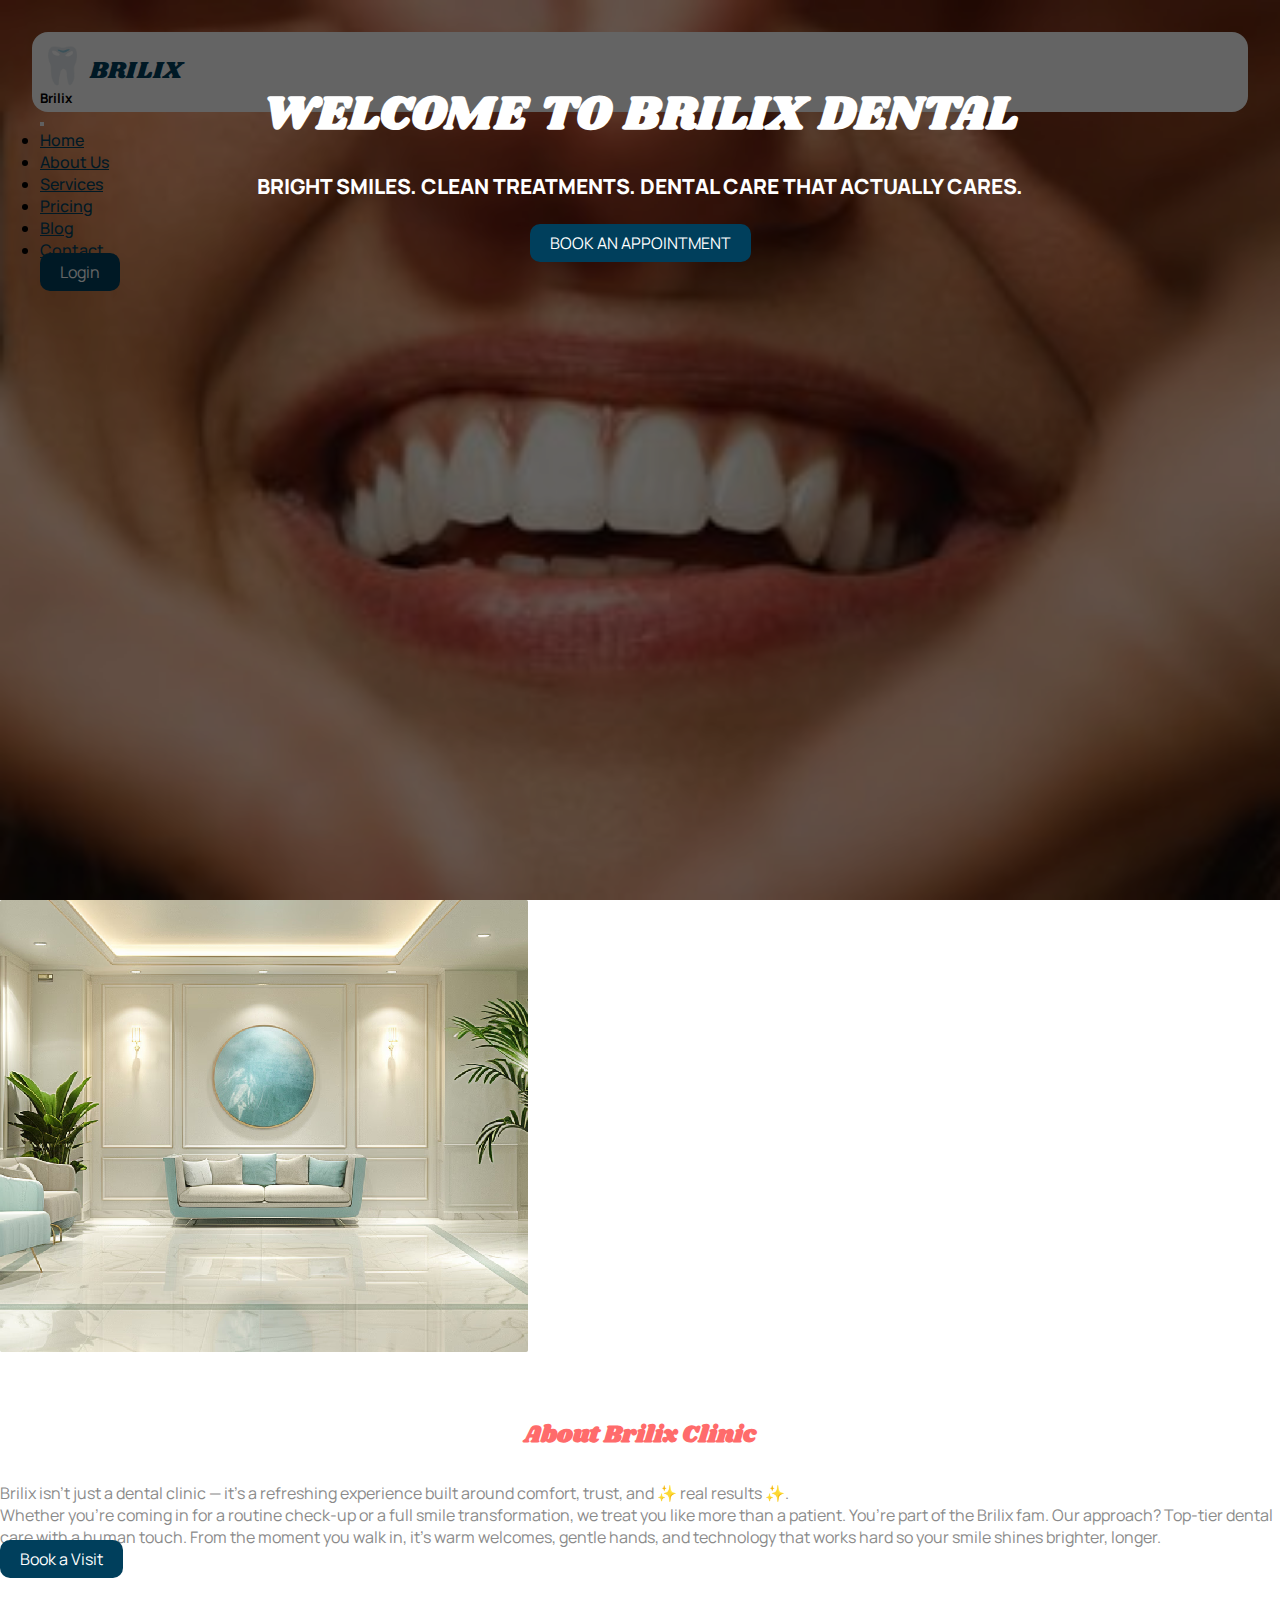
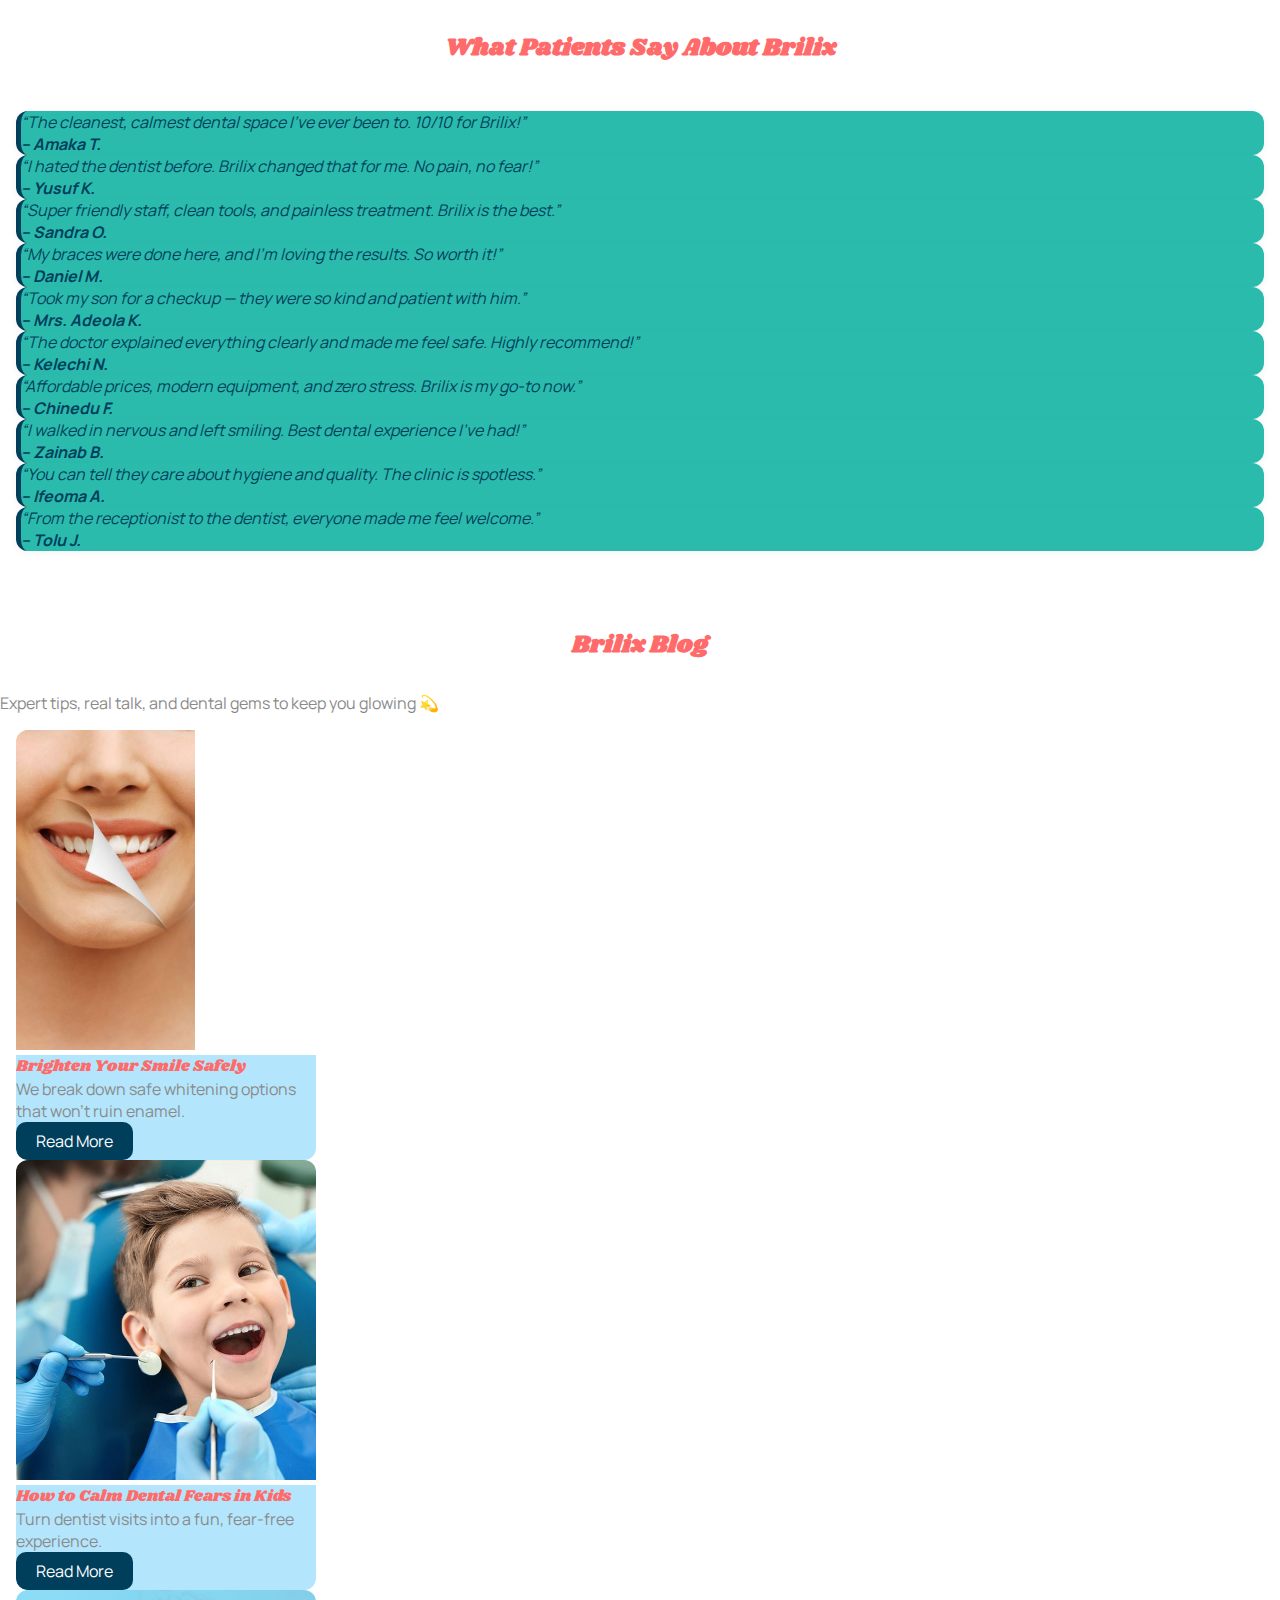
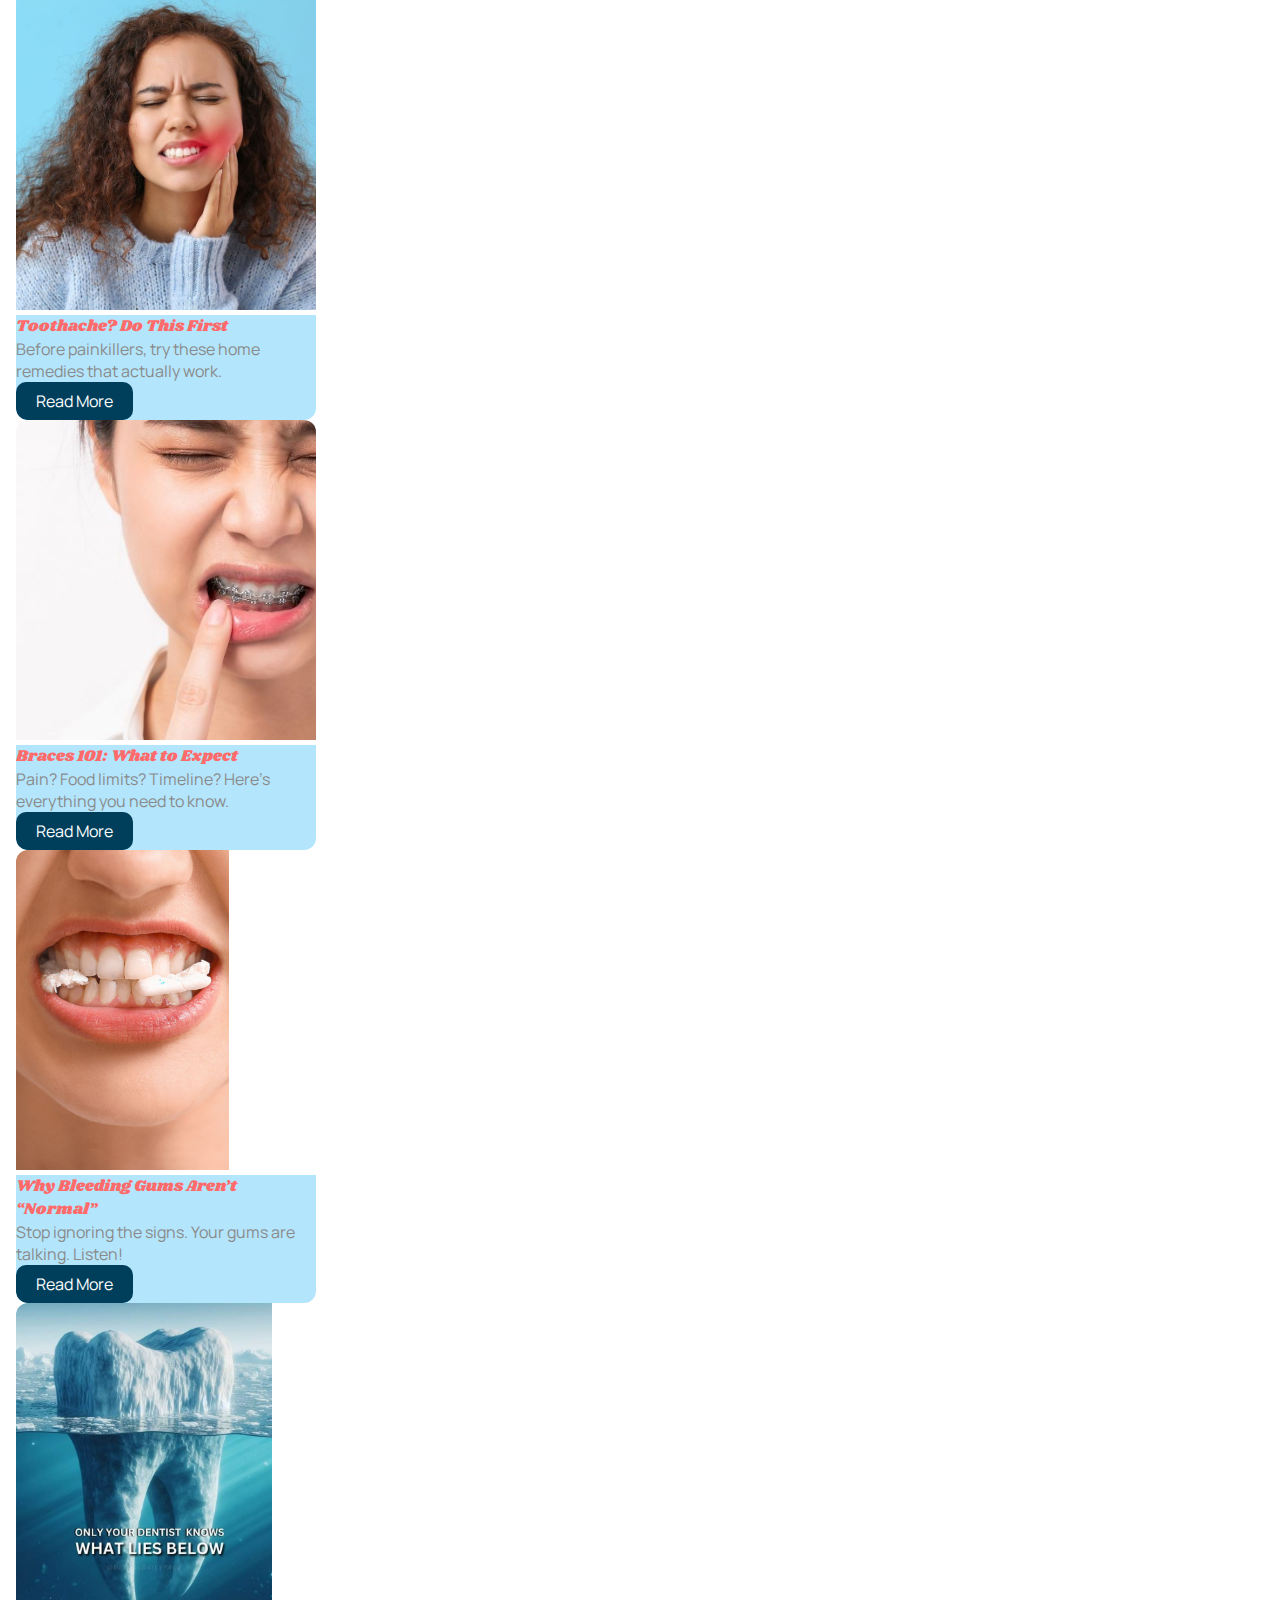
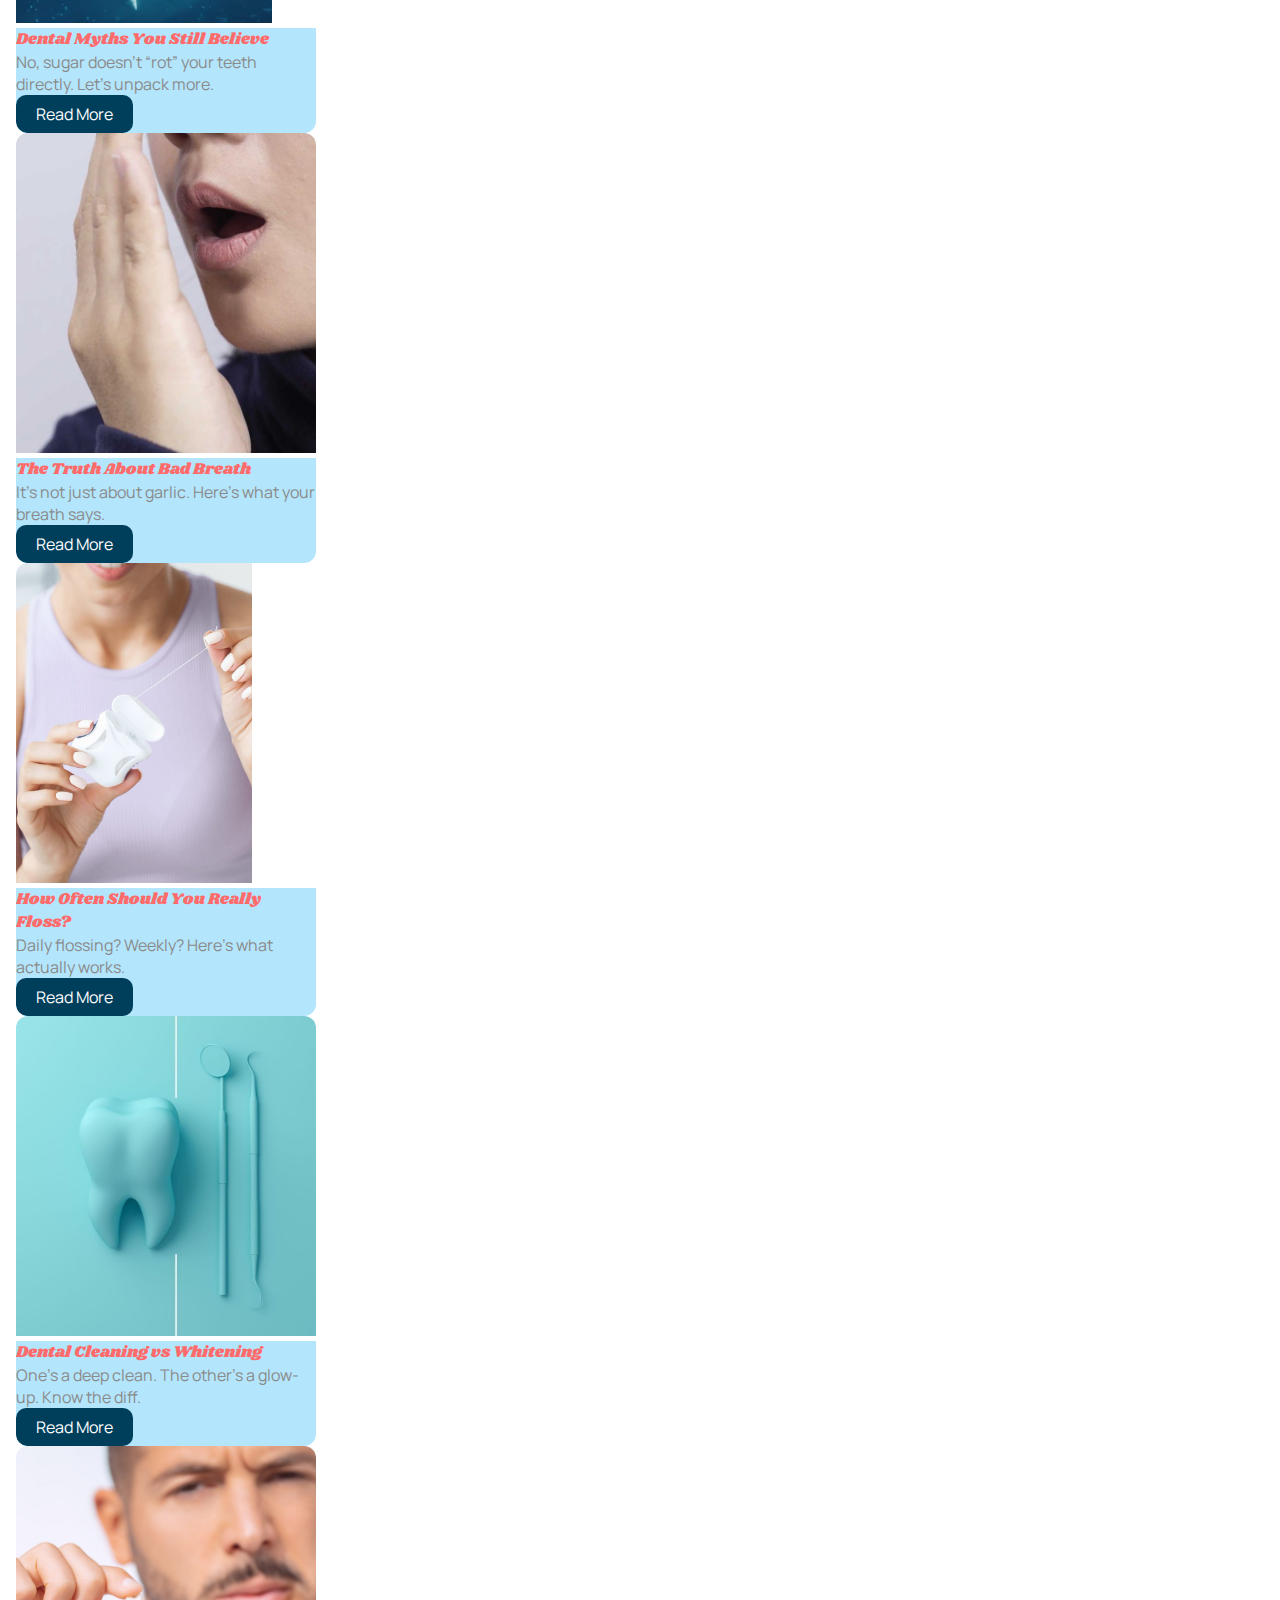
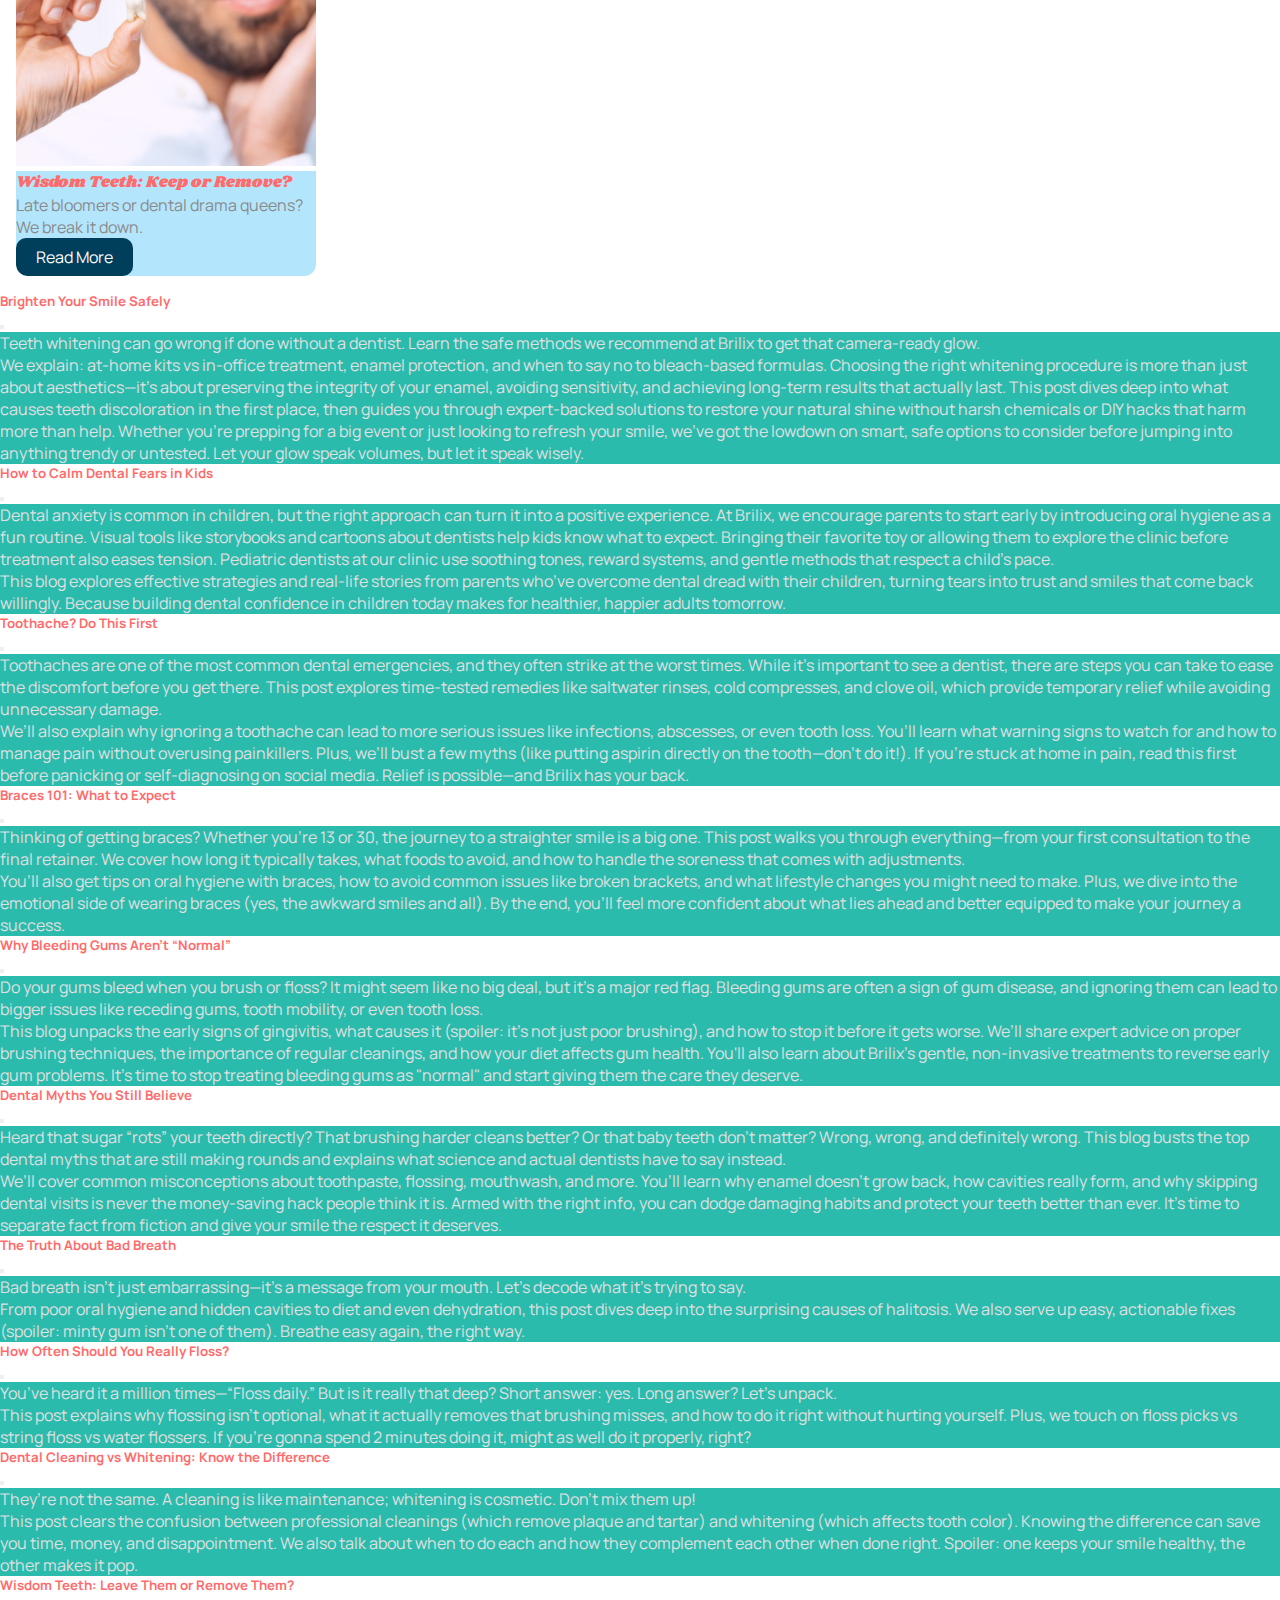
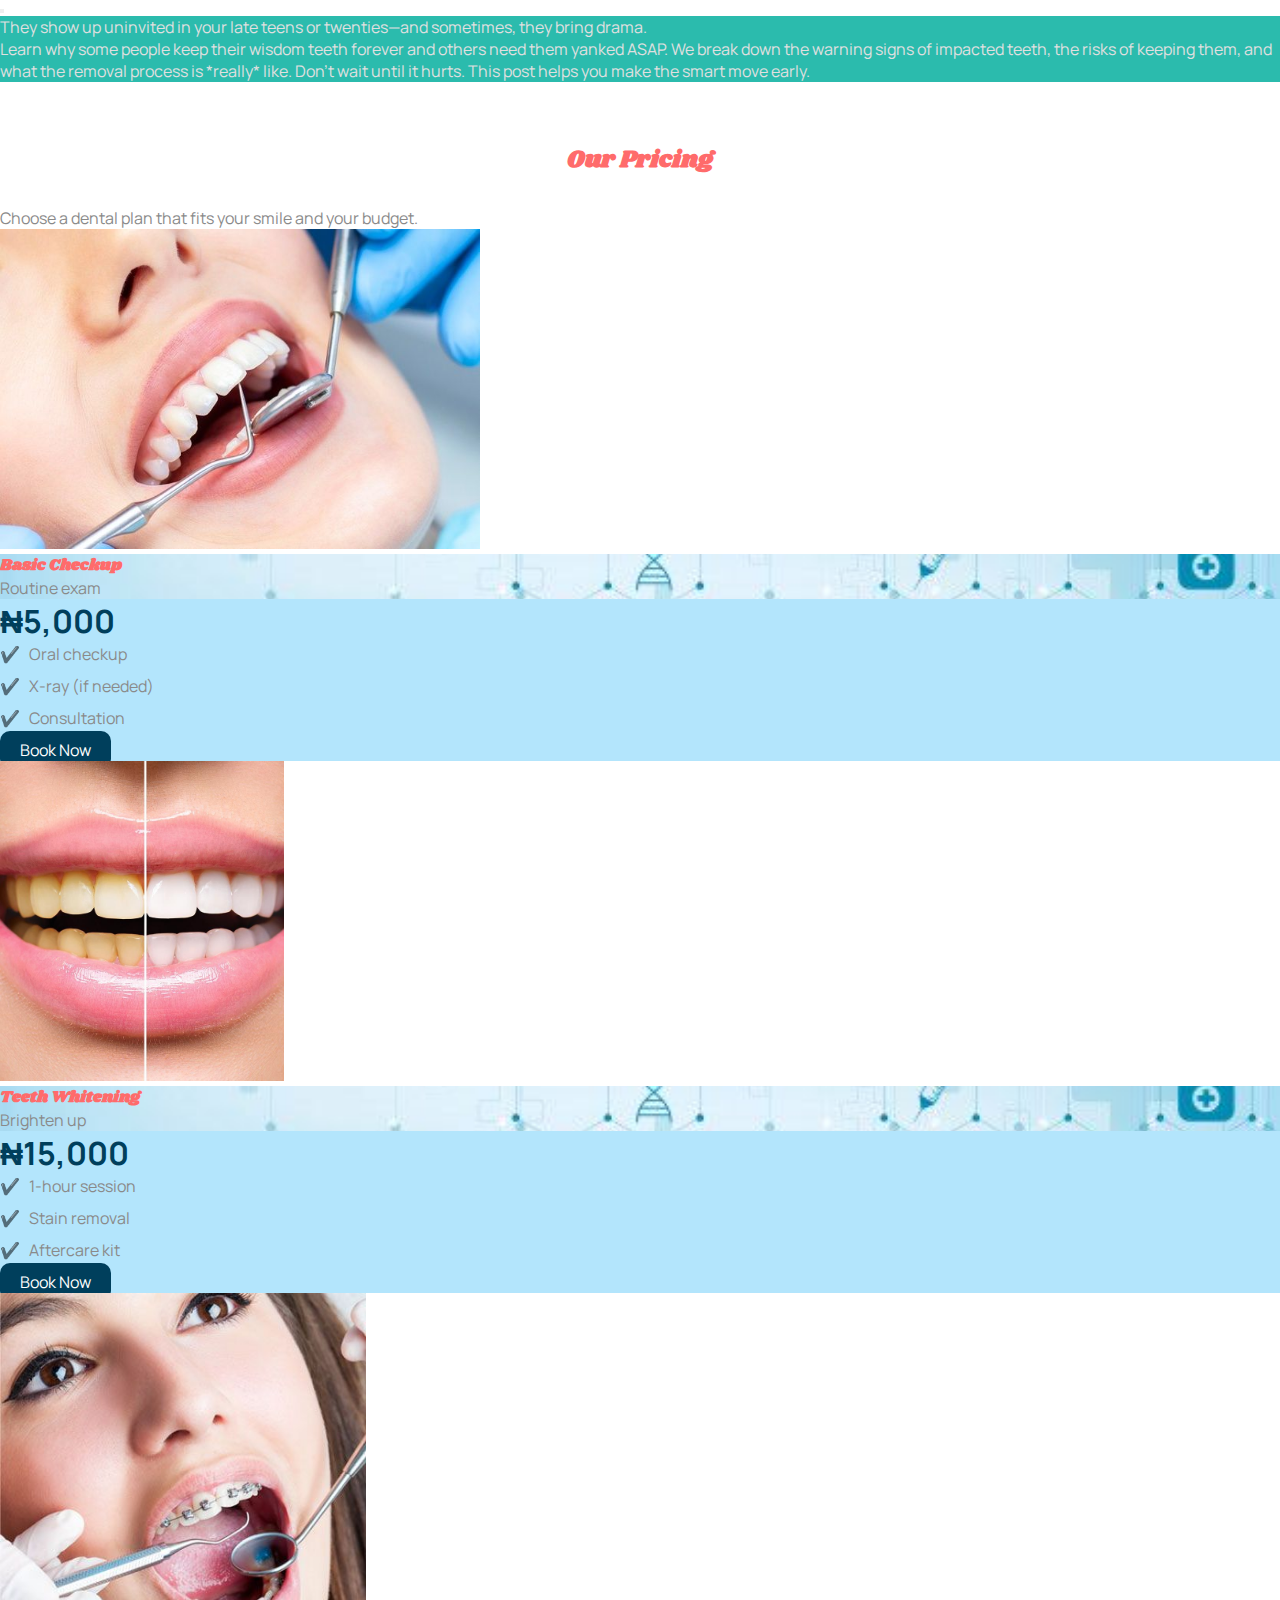
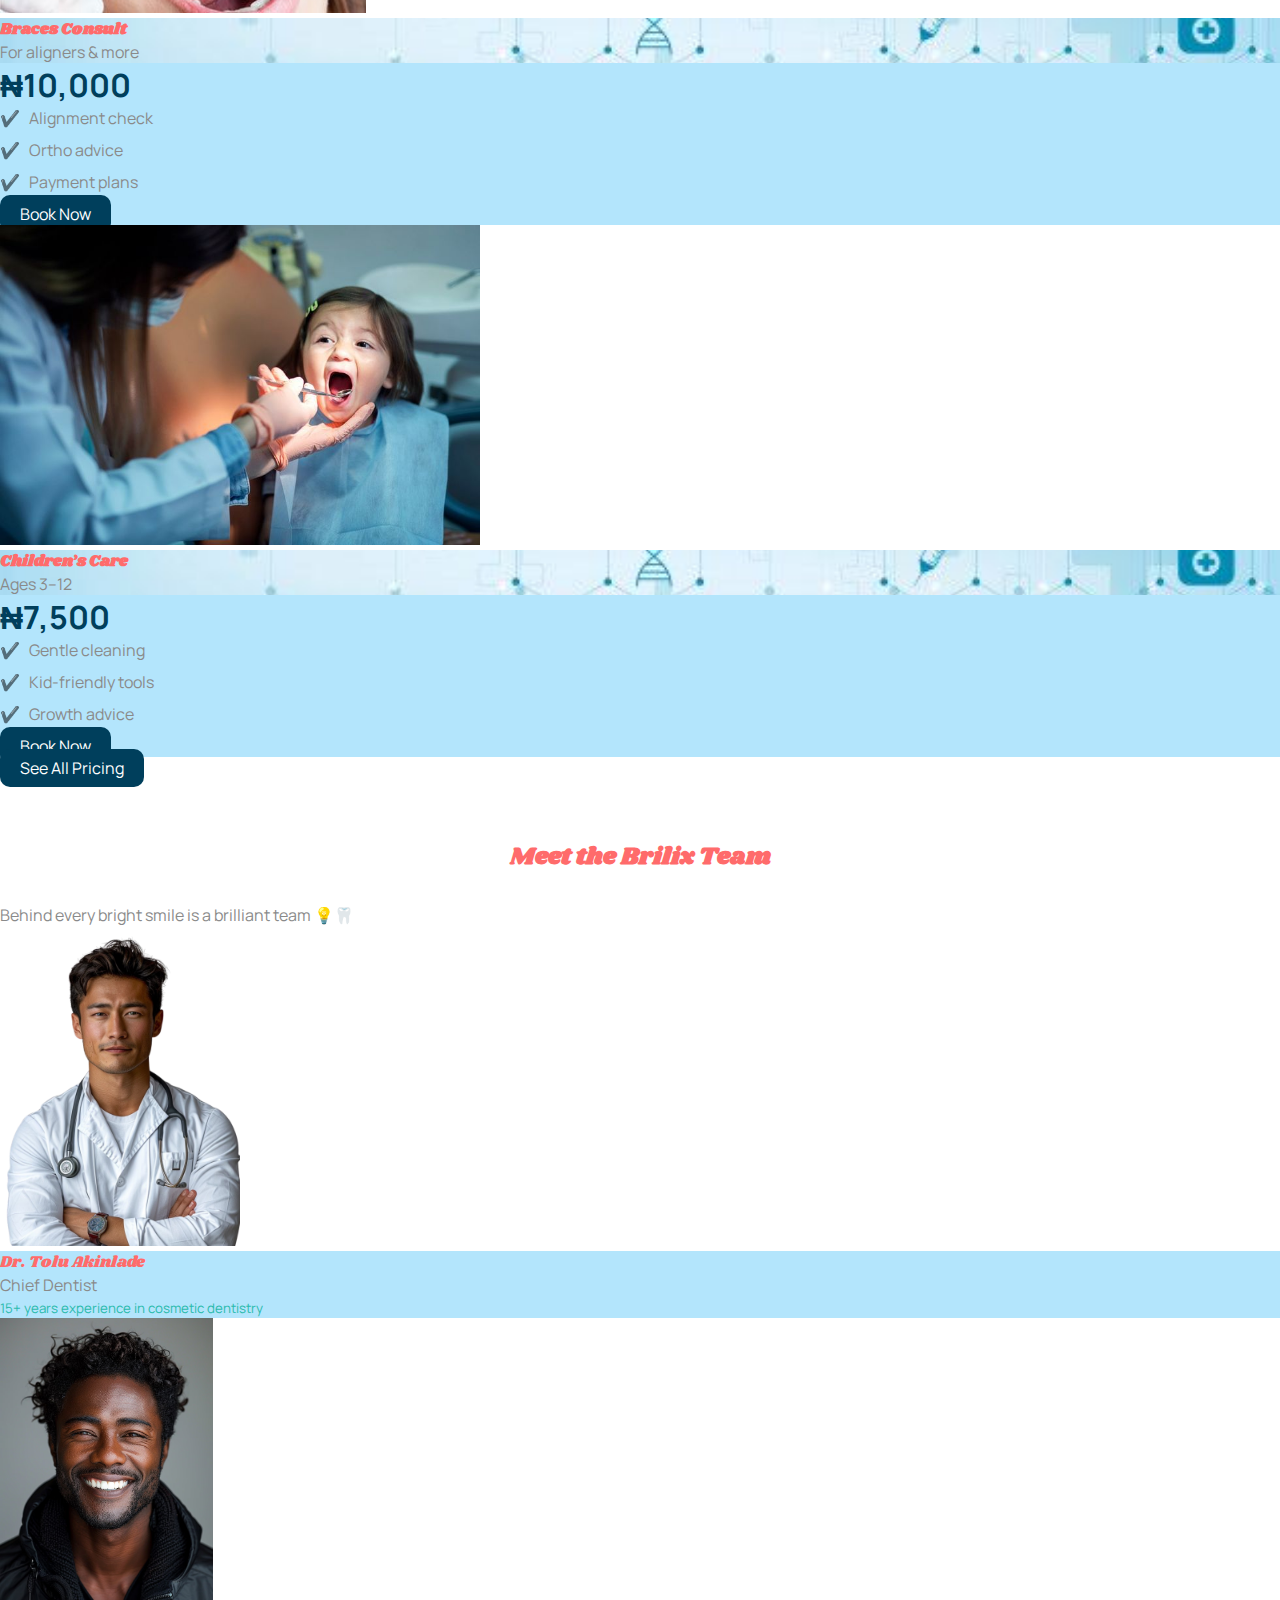
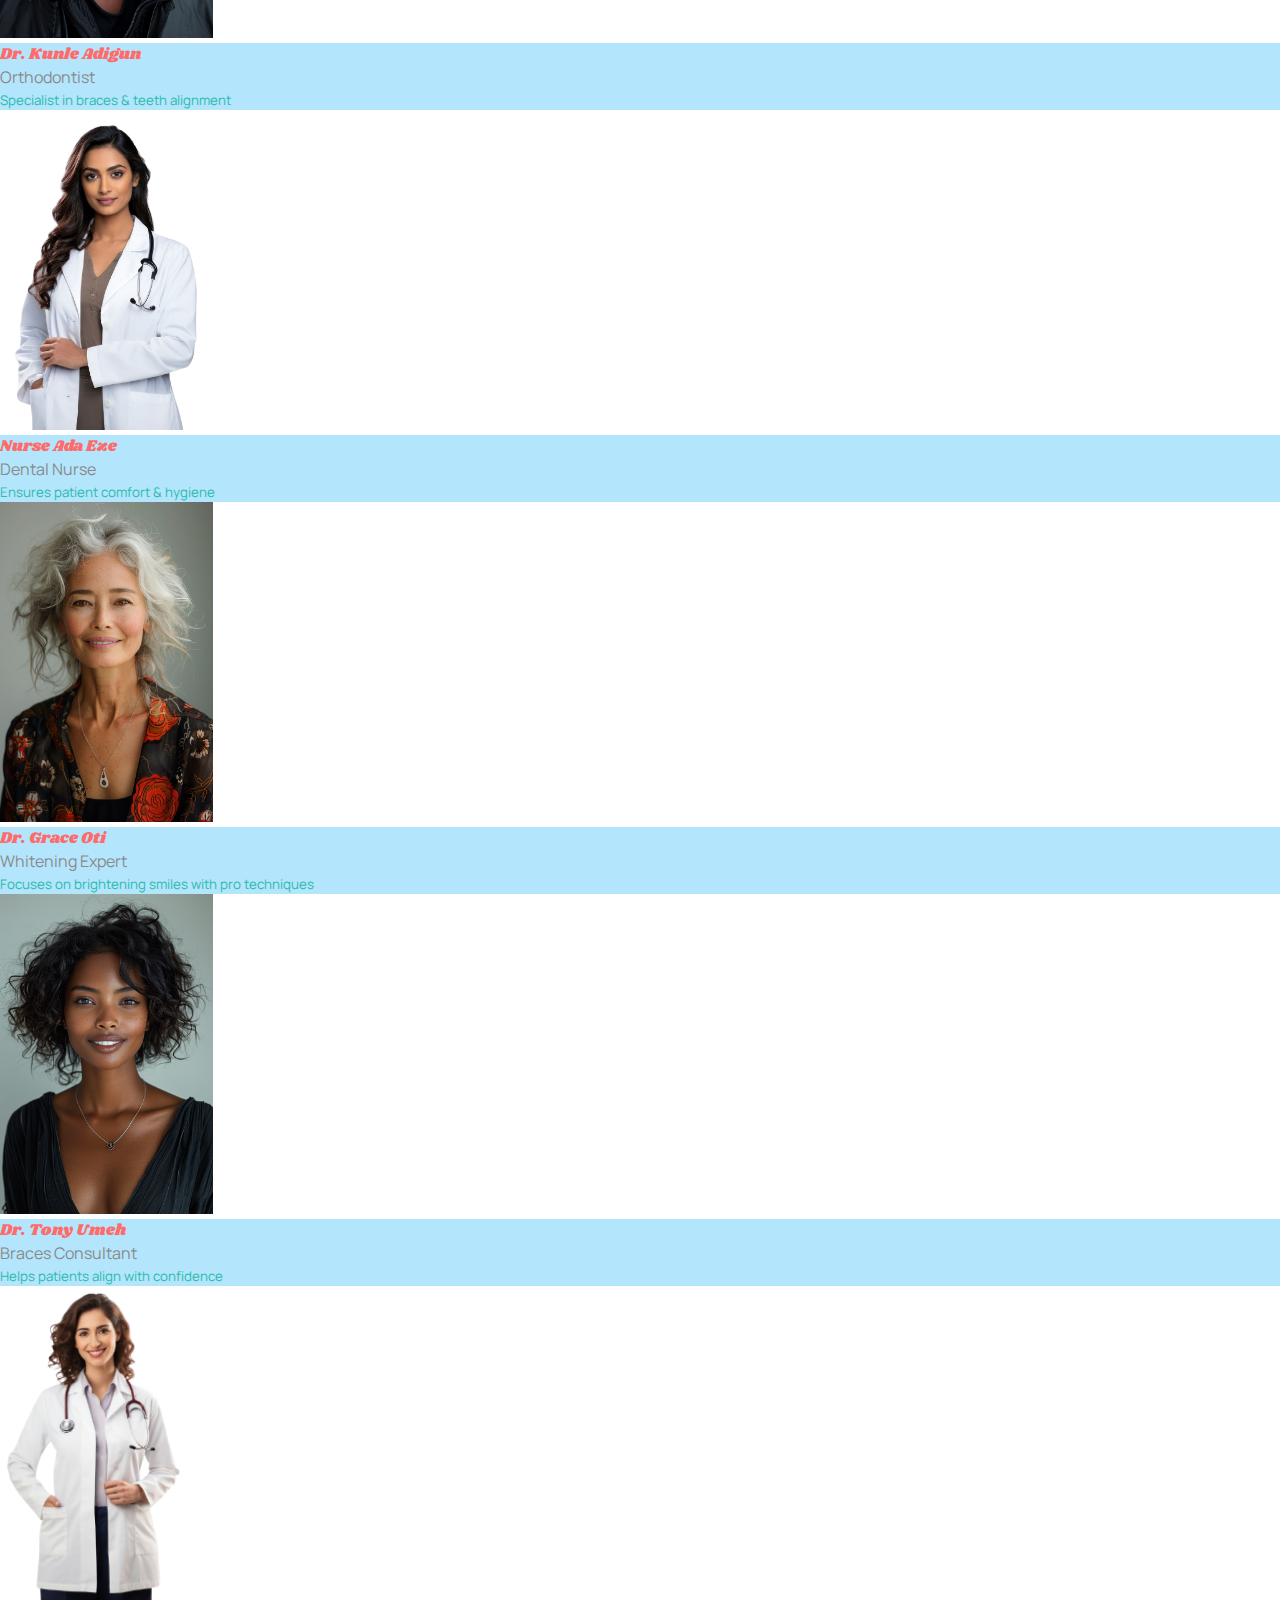
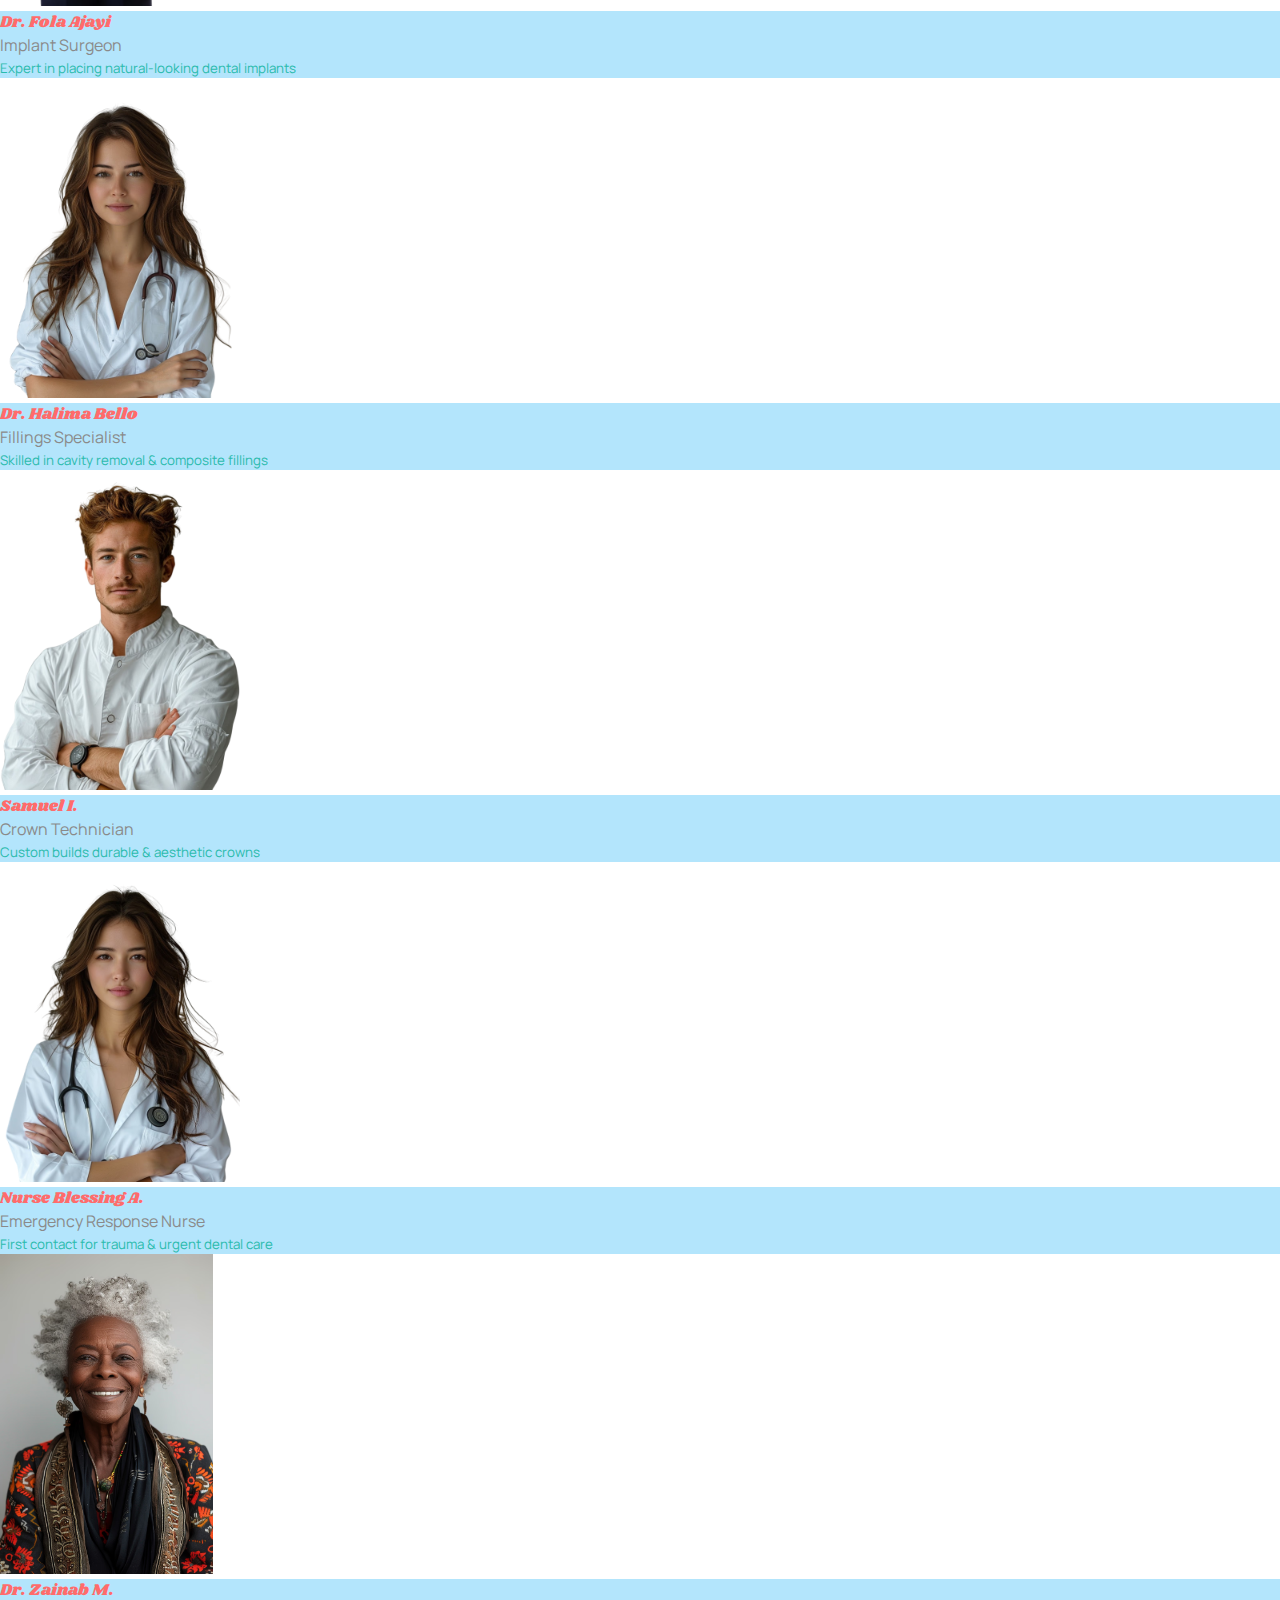
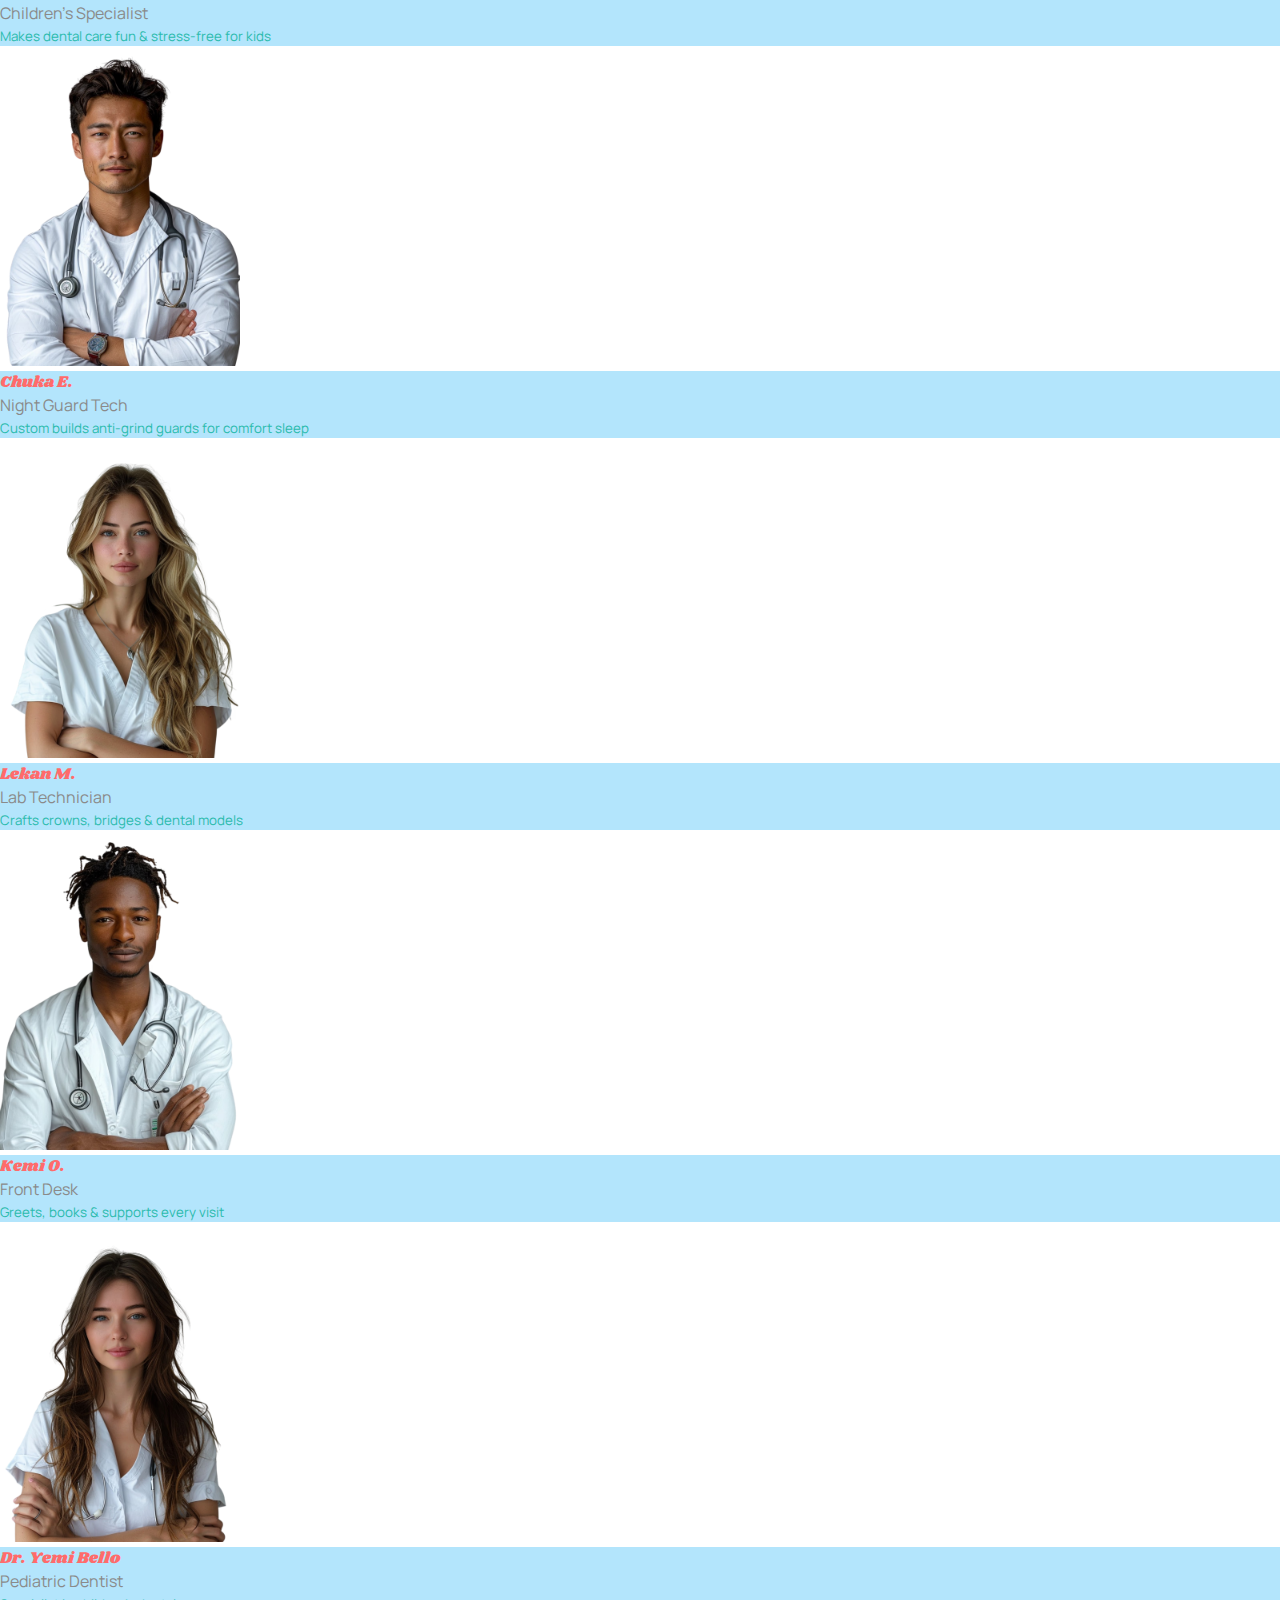
<file: index.html>
<!DOCTYPE html>
<html lang="en">
  <head>
    <meta charset="UTF-8" />
    <meta name="viewport" content="width=device-width, initial-scale=1.0" />
    <title>Brilix</title>
    <link
      href="https://cdn.jsdelivr.net/npm/bootstrap@5.3.7/dist/css/bootstrap.min.css"
      rel="stylesheet"
      integrity="sha384-LN+7fdVzj6u52u30Kp6M/trliBMCMKTyK833zpbD+pXdCLuTusPj697FH4R/5mcr"
      crossorigin="anonymous"
    />
    <script
      src="https://cdn.jsdelivr.net/npm/bootstrap@5.3.7/dist/js/bootstrap.bundle.min.js"
      integrity="sha384-ndDqU0Gzau9qJ1lfW4pNLlhNTkCfHzAVBReH9diLvGRem5+R9g2FzA8ZGN954O5Q"
      crossorigin="anonymous"
    ></script>
    <!-- <link rel="stylesheet" href="css/bootstrap.min.css" class="css" /> -->
    <link rel="stylesheet" href="css/style.css" class="css" />
    <link
      rel="apple-touch-icon"
      sizes="180x180"
      href="favicon_io\apple-touch-icon.png"
    />
    <link
      rel="icon"
      type="image/png"
      sizes="32x32"
      href="favicon_io\favicon-32x32.png"
    />
    <link
      rel="icon"
      type="image/png"
      sizes="16x16"
      href="favicon_io\favicon-16x16.png"
    />
    <link rel="manifest" href="/site.webmanifest" />
  </head>
  <body>
    <!-- Navbar -->
    <header id="home">
      <nav class="navbar navbar-expand-lg fixed-top">
        <div class="container">
          <h1 class="navbar-brand me-auto" href="#">
            <span class="tooth">🦷</span> BRILIX
          </h1>
          <div
            class="offcanvas offcanvas-end"
            tabindex="-1"
            id="offcanvasNavbar"
            aria-labelledby="offcanvasNavbarLabel"
          >
            <div class="offcanvas-header">
              <h5 class="offcanvas-title" id="offcanvasNavbarLabel">Brilix</h5>
              <button
                type="button"
                class="btn-close"
                data-bs-dismiss="offcanvas"
                aria-label="Close"
              ></button>
            </div>
            <div class="offcanvas-body">
              <ul class="navbar-nav justify-content-center flex-grow-1 pe-3">
                <li class="nav-item">
                  <a class="nav-link mx-lg-2" href="#home">Home</a>
                </li>
                <li class="nav-item">
                  <a class="nav-link mx-lg-2" href="#about">About Us</a>
                </li>
                <li class="nav-item">
                  <a class="nav-link mx-lg-2" href="service.html">Services</a>
                </li>
                <li class="nav-item">
                  <a class="nav-link mx-lg-2" href="pricing.html">Pricing</a>
                </li>
                <li class="nav-item">
                  <a class="nav-link mx-lg-2" href="#blog">Blog</a>
                </li>
                <li class="nav-item">
                  <a class="nav-link mx-lg-2" href="#contact">Contact</a>
                </li>
              </ul>
            </div>
          </div>
          <a href="#" class="login-button">Login</a>
          <button
            class="navbar-toggler pe-0"
            type="button"
            data-bs-toggle="offcanvas"
            data-bs-target="#offcanvasNavbar"
            aria-controls="offcanvasNavbar"
            aria-label="Toggle navigation"
          >
            <span class="navbar-toggler-icon"></span>
          </button>
        </div>
      </nav>
      <!-- Hero Section -->
      <section class="hero-section hero">
        <div
          class="container d-flex align-items-center justify-content-center flex-column"
        >
          <h1>Welcome to Brilix Dental</h1>
          <h5>
            Bright smiles. Clean treatments. Dental care that actually cares.
          </h5>
          <a href="#contact" class="login-button">Book an Appointment</a>
        </div>
      </section>
    </header>
    <!-- End Navbar -->

    <!-- About Brilix -->
    <section class="py-5 bg-light" id="about">
      <div class="container">
        <div class="row align-items-center">
          <!-- Image -->
          <div class="col-md-6 mb-4 mb-md-0">
            <img
              src="img/Verve-Lobby Photo.png"
              alt="Brilix Clinic"
              class="img-fluid rounded shadow"
            />
          </div>

          <!-- Text Content -->
          <div class="col-md-6">
            <h2 class="fw-bold section-title mb-3">About Brilix Clinic</h2>
            <p class="sub-section fs-5 mb-3">
              Brilix isn’t just a dental clinic — it’s a refreshing experience
              built around comfort, trust, and ✨ real results ✨.
            </p>
            <p class="sub-section">
              Whether you're coming in for a routine check-up or a full smile
              transformation, we treat you like more than a patient. You’re part
              of the Brilix fam. Our approach? Top-tier dental care with a human
              touch. From the moment you walk in, it’s warm welcomes, gentle
              hands, and technology that works hard so your smile shines
              brighter, longer.
            </p>

            <!-- Optional Button -->
            <a href="#contact" class="login-button"> Book a Visit </a>
          </div>
        </div>
      </div>
    </section>

    <!-- TESTIMONIALS -->
    <section class="container my-5">
      <h2 class="section-title text-center mb-4">
        What Patients Say About Brilix
      </h2>

      <div class="blog-scroll d-flex overflow-auto pb-3 gap-3">
        <div
          class="testimonial card p-3 flex-shrink-0"
          style="min-width: 300px"
        >
          “The cleanest, calmest dental space I've ever been to. 10/10 for
          Brilix!”
          <br /><strong>– Amaka T.</strong>
        </div>
        <div
          class="testimonial card p-3 flex-shrink-0"
          style="min-width: 300px"
        >
          “I hated the dentist before. Brilix changed that for me. No pain, no
          fear!”
          <br /><strong>– Yusuf K.</strong>
        </div>
        <div
          class="testimonial card p-3 flex-shrink-0"
          style="min-width: 300px"
        >
          “Super friendly staff, clean tools, and painless treatment. Brilix is
          the best.”
          <br /><strong>– Sandra O.</strong>
        </div>
        <div
          class="testimonial card p-3 flex-shrink-0"
          style="min-width: 300px"
        >
          “My braces were done here, and I’m loving the results. So worth it!”
          <br /><strong>– Daniel M.</strong>
        </div>
        <div
          class="testimonial card p-3 flex-shrink-0"
          style="min-width: 300px"
        >
          “Took my son for a checkup — they were so kind and patient with him.”
          <br /><strong>– Mrs. Adeola K.</strong>
        </div>
        <div
          class="testimonial card p-3 flex-shrink-0"
          style="min-width: 300px"
        >
          “The doctor explained everything clearly and made me feel safe. Highly
          recommend!”
          <br /><strong>– Kelechi N.</strong>
        </div>
        <div
          class="testimonial card p-3 flex-shrink-0"
          style="min-width: 300px"
        >
          “Affordable prices, modern equipment, and zero stress. Brilix is my
          go-to now.”
          <br /><strong>– Chinedu F.</strong>
        </div>
        <div
          class="testimonial card p-3 flex-shrink-0"
          style="min-width: 300px"
        >
          “I walked in nervous and left smiling. Best dental experience I've
          had!”
          <br /><strong>– Zainab B.</strong>
        </div>
        <div
          class="testimonial card p-3 flex-shrink-0"
          style="min-width: 300px"
        >
          “You can tell they care about hygiene and quality. The clinic is
          spotless.”
          <br /><strong>– Ifeoma A.</strong>
        </div>
        <div
          class="testimonial card p-3 flex-shrink-0"
          style="min-width: 300px"
        >
          “From the receptionist to the dentist, everyone made me feel welcome.”
          <br /><strong>– Tolu J.</strong>
        </div>
      </div>
    </section>

    <!-- Blog Section -->
    <section id="blog">
      <!-- Blog Post -->
      <section class="container my-5" id="blog">
        <h2 class="section-title text-center mb-3">Brilix Blog</h2>
        <p class="text-center sub-section mb-4">
          Expert tips, real talk, and dental gems to keep you glowing 💫
        </p>

        <!-- Horizontal Scroll Wrapper -->
        <div class="blog-scroll d-flex overflow-auto pb-3">
          <!-- Blog Post 1 -->
          <div class="card blog-card me-3 flex-shrink-0" style="width: 300px">
            <img src="img/blog1.jpg" class="card-img-top" alt="Whitening" />
            <div class="card-body">
              <h5 class="card-title">Brighten Your Smile Safely</h5>
              <p class="card-text sub-section small">
                We break down safe whitening options that won’t ruin enamel.
              </p>
              <button
                class="login-button login-button -sm login-button -outline-primary"
                data-bs-toggle="modal"
                data-bs-target="#blogModal1"
              >
                Read More
              </button>
            </div>
          </div>

          <!-- Blog Post 2 -->
          <div class="card blog-card me-3 flex-shrink-0" style="width: 300px">
            <img src="img/blog2.jpg" class="card-img-top" alt="Kids Care" />
            <div class="card-body">
              <h5 class="card-title">How to Calm Dental Fears in Kids</h5>
              <p class="card-text sub-section small">
                Turn dentist visits into a fun, fear-free experience.
              </p>
              <button
                class="login-button login-button -sm login-button -outline-primary"
                data-bs-toggle="modal"
                data-bs-target="#blogModal2"
              >
                Read More
              </button>
            </div>
          </div>

          <!-- Blog Post 3 -->
          <div class="card blog-card me-3 flex-shrink-0" style="width: 300px">
            <img src="img/blog3.jpg" class="card-img-top" alt="Toothache" />
            <div class="card-body">
              <h5 class="card-title">Toothache? Do This First</h5>
              <p class="card-text sub-section small">
                Before painkillers, try these home remedies that actually work.
              </p>
              <button
                class="login-button login-button -sm login-button -outline-primary"
                data-bs-toggle="modal"
                data-bs-target="#blogModal3"
              >
                Read More
              </button>
            </div>
          </div>

          <!-- Blog Post 4 -->
          <div class="card blog-card me-3 flex-shrink-0" style="width: 300px">
            <img src="img/blog4.jpg" class="card-img-top" alt="Braces" />
            <div class="card-body">
              <h5 class="card-title">Braces 101: What to Expect</h5>
              <p class="card-text sub-section small">
                Pain? Food limits? Timeline? Here’s everything you need to know.
              </p>
              <button
                class="login-button login-button -sm login-button -outline-primary"
                data-bs-toggle="modal"
                data-bs-target="#blogModal4"
              >
                Read More
              </button>
            </div>
          </div>

          <!-- Blog Post 5 -->
          <div class="card blog-card me-3 flex-shrink-0" style="width: 300px">
            <img src="img/blog6.jpg" class="card-img-top" alt="Gums" />
            <div class="card-body">
              <h5 class="card-title">Why Bleeding Gums Aren’t “Normal”</h5>
              <p class="card-text sub-section small">
                Stop ignoring the signs. Your gums are talking. Listen!
              </p>
              <button
                class="login-button login-button -sm login-button -outline-primary"
                data-bs-toggle="modal"
                data-bs-target="#blogModal5"
              >
                Read More
              </button>
            </div>
          </div>

          <!-- Blog Post 6 -->
          <div class="card blog-card me-3 flex-shrink-0" style="width: 300px">
            <img src="img/blog7.jpg" class="card-img-top" alt="Dental Myths" />
            <div class="card-body">
              <h5 class="card-title">Dental Myths You Still Believe</h5>
              <p class="card-text sub-section small">
                No, sugar doesn’t “rot” your teeth directly. Let’s unpack more.
              </p>
              <button
                class="login-button login-button -sm login-button -outline-primary"
                data-bs-toggle="modal"
                data-bs-target="#blogModal6"
              >
                Read More
              </button>
            </div>
          </div>

          <!-- Blog Post 7 -->
          <div class="card blog-card me-3 flex-shrink-0" style="width: 300px">
            <img src="img/blog8.jpg" class="card-img-top" alt="Bad Breath" />
            <div class="card-body">
              <h5 class="card-title">The Truth About Bad Breath</h5>
              <p class="card-text sub-section small">
                It’s not just about garlic. Here’s what your breath says.
              </p>
              <button
                class="login-button login-button -sm login-button -outline-primary"
                data-bs-toggle="modal"
                data-bs-target="#blogModal7"
              >
                Read More
              </button>
            </div>
          </div>

          <!-- Blog Post 8 -->
          <div class="card blog-card me-3 flex-shrink-0" style="width: 300px">
            <img src="img/blog9.jpg" class="card-img-top" alt="Flossing" />
            <div class="card-body">
              <h5 class="card-title">How Often Should You Really Floss?</h5>
              <p class="card-text sub-section small">
                Daily flossing? Weekly? Here's what actually works.
              </p>
              <button
                class="login-button login-button -sm login-button -outline-primary"
                data-bs-toggle="modal"
                data-bs-target="#blogModal8"
              >
                Read More
              </button>
            </div>
          </div>

          <!-- Blog Post 9 -->
          <div class="card blog-card me-3 flex-shrink-0" style="width: 300px">
            <img
              src="img/blog10.jpg"
              class="card-img-top"
              alt="Cleaning vs Whitening"
            />
            <div class="card-body">
              <h5 class="card-title">Dental Cleaning vs Whitening</h5>
              <p class="card-text sub-section small">
                One’s a deep clean. The other’s a glow-up. Know the diff.
              </p>
              <button
                class="login-button login-button -sm login-button -outline-primary"
                data-bs-toggle="modal"
                data-bs-target="#blogModal9"
              >
                Read More
              </button>
            </div>
          </div>

          <!-- Blog Post 10 -->
          <div class="card blog-card me-3 flex-shrink-0" style="width: 300px">
            <img src="img/blod11.jpg" class="card-img-top" alt="Wisdom Teeth" />
            <div class="card-body">
              <h5 class="card-title">Wisdom Teeth: Keep or Remove?</h5>
              <p class="card-text sub-section small">
                Late bloomers or dental drama queens? We break it down.
              </p>
              <button
                class="login-button login-button -sm login-button -outline-primary"
                data-bs-toggle="modal"
                data-bs-target="#blogModal10"
              >
                Read More
              </button>
            </div>
          </div>
        </div>
      </section>
      <!-- Blog Modals -->
      <section>
        <!-- Blog Modal 1 -->
        <div
          class="modal fade"
          id="blogModal1"
          tabindex="-1"
          aria-labelledby="blogModal1Label"
          aria-hidden="true"
        >
          <div class="modal-dialog modal-dialog-scrollable modal-lg">
            <div class="modal-content">
              <div class="modal-header">
                <h5 class="modal-title" id="blogModal1Label">
                  Brighten Your Smile Safely
                </h5>
                <button
                  type="button"
                  class="btn btn-close"
                  data-bs-dismiss="modal"
                ></button>
              </div>
              <div class="modal-body">
                <p>
                  Teeth whitening can go wrong if done without a dentist. Learn
                  the safe methods we recommend at Brilix to get that
                  camera-ready glow.
                </p>
                <p>
                  We explain: at-home kits vs in-office treatment, enamel
                  protection, and when to say no to bleach-based formulas.
                  Choosing the right whitening procedure is more than just about
                  aesthetics—it’s about preserving the integrity of your enamel,
                  avoiding sensitivity, and achieving long-term results that
                  actually last. This post dives deep into what causes teeth
                  discoloration in the first place, then guides you through
                  expert-backed solutions to restore your natural shine without
                  harsh chemicals or DIY hacks that harm more than help. Whether
                  you're prepping for a big event or just looking to refresh
                  your smile, we’ve got the lowdown on smart, safe options to
                  consider before jumping into anything trendy or untested. Let
                  your glow speak volumes, but let it speak wisely.
                </p>
              </div>
            </div>
          </div>
        </div>

        <!-- Blog Modal 2 -->
        <div
          class="modal fade"
          id="blogModal2"
          tabindex="-1"
          aria-labelledby="blogModal2Label"
          aria-hidden="true"
        >
          <div class="modal-dialog modal-dialog-scrollable modal-lg">
            <div class="modal-content">
              <div class="modal-header">
                <h5 class="modal-title" id="blogModal2Label">
                  How to Calm Dental Fears in Kids
                </h5>
                <button
                  type="button"
                  class="btn btn-close"
                  data-bs-dismiss="modal"
                ></button>
              </div>
              <div class="modal-body">
                <p>
                  Dental anxiety is common in children, but the right approach
                  can turn it into a positive experience. At Brilix, we
                  encourage parents to start early by introducing oral hygiene
                  as a fun routine. Visual tools like storybooks and cartoons
                  about dentists help kids know what to expect. Bringing their
                  favorite toy or allowing them to explore the clinic before
                  treatment also eases tension. Pediatric dentists at our clinic
                  use soothing tones, reward systems, and gentle methods that
                  respect a child's pace.
                </p>
                <p>
                  This blog explores effective strategies and real-life stories
                  from parents who’ve overcome dental dread with their children,
                  turning tears into trust and smiles that come back willingly.
                  Because building dental confidence in children today makes for
                  healthier, happier adults tomorrow.
                </p>
              </div>
            </div>
          </div>
        </div>

        <!-- Blog Modal 3 -->
        <div
          class="modal fade"
          id="blogModal3"
          tabindex="-1"
          aria-labelledby="blogModal3Label"
          aria-hidden="true"
        >
          <div class="modal-dialog modal-dialog-scrollable modal-lg">
            <div class="modal-content">
              <div class="modal-header">
                <h5 class="modal-title" id="blogModal3Label">
                  Toothache? Do This First
                </h5>
                <button
                  type="button"
                  class="btn btn-close"
                  data-bs-dismiss="modal"
                ></button>
              </div>
              <div class="modal-body">
                <p>
                  Toothaches are one of the most common dental emergencies, and
                  they often strike at the worst times. While it's important to
                  see a dentist, there are steps you can take to ease the
                  discomfort before you get there. This post explores
                  time-tested remedies like saltwater rinses, cold compresses,
                  and clove oil, which provide temporary relief while avoiding
                  unnecessary damage.
                </p>
                <p>
                  We’ll also explain why ignoring a toothache can lead to more
                  serious issues like infections, abscesses, or even tooth loss.
                  You’ll learn what warning signs to watch for and how to manage
                  pain without overusing painkillers. Plus, we’ll bust a few
                  myths (like putting aspirin directly on the tooth—don’t do
                  it!). If you're stuck at home in pain, read this first before
                  panicking or self-diagnosing on social media. Relief is
                  possible—and Brilix has your back.
                </p>
              </div>
            </div>
          </div>
        </div>

        <!-- Blog Modal 4 -->
        <div
          class="modal fade"
          id="blogModal4"
          tabindex="-1"
          aria-labelledby="blogModal4Label"
          aria-hidden="true"
        >
          <div class="modal-dialog modal-dialog-scrollable modal-lg">
            <div class="modal-content">
              <div class="modal-header">
                <h5 class="modal-title" id="blogModal4Label">
                  Braces 101: What to Expect
                </h5>
                <button
                  type="button"
                  class="btn btn-close"
                  data-bs-dismiss="modal"
                ></button>
              </div>
              <div class="modal-body">
                <p>
                  Thinking of getting braces? Whether you're 13 or 30, the
                  journey to a straighter smile is a big one. This post walks
                  you through everything—from your first consultation to the
                  final retainer. We cover how long it typically takes, what
                  foods to avoid, and how to handle the soreness that comes with
                  adjustments.
                </p>
                <p>
                  You’ll also get tips on oral hygiene with braces, how to avoid
                  common issues like broken brackets, and what lifestyle changes
                  you might need to make. Plus, we dive into the emotional side
                  of wearing braces (yes, the awkward smiles and all). By the
                  end, you’ll feel more confident about what lies ahead and
                  better equipped to make your journey a success.
                </p>
              </div>
            </div>
          </div>
        </div>

        <!-- Blog Modal 5 -->
        <div
          class="modal fade"
          id="blogModal5"
          tabindex="-1"
          aria-labelledby="blogModal5Label"
          aria-hidden="true"
        >
          <div class="modal-dialog modal-dialog-scrollable modal-lg">
            <div class="modal-content">
              <div class="modal-header">
                <h5 class="modal-title" id="blogModal5Label">
                  Why Bleeding Gums Aren’t “Normal”
                </h5>
                <button
                  type="button"
                  class="btn btn-close"
                  data-bs-dismiss="modal"
                ></button>
              </div>
              <div class="modal-body">
                <p>
                  Do your gums bleed when you brush or floss? It might seem like
                  no big deal, but it's a major red flag. Bleeding gums are
                  often a sign of gum disease, and ignoring them can lead to
                  bigger issues like receding gums, tooth mobility, or even
                  tooth loss.
                </p>
                <p>
                  This blog unpacks the early signs of gingivitis, what causes
                  it (spoiler: it's not just poor brushing), and how to stop it
                  before it gets worse. We’ll share expert advice on proper
                  brushing techniques, the importance of regular cleanings, and
                  how your diet affects gum health. You'll also learn about
                  Brilix's gentle, non-invasive treatments to reverse early gum
                  problems. It's time to stop treating bleeding gums as "normal"
                  and start giving them the care they deserve.
                </p>
              </div>
            </div>
          </div>
        </div>

        <!-- Blog Modal 6 -->
        <div
          class="modal fade"
          id="blogModal6"
          tabindex="-1"
          aria-labelledby="blogModal6Label"
          aria-hidden="true"
        >
          <div class="modal-dialog modal-dialog-scrollable modal-lg">
            <div class="modal-content">
              <div class="modal-header">
                <h5 class="modal-title" id="blogModal6Label">
                  Dental Myths You Still Believe
                </h5>
                <button
                  type="button"
                  class="btn btn-close"
                  data-bs-dismiss="modal"
                ></button>
              </div>
              <div class="modal-body">
                <p>
                  Heard that sugar “rots” your teeth directly? That brushing
                  harder cleans better? Or that baby teeth don’t matter? Wrong,
                  wrong, and definitely wrong. This blog busts the top dental
                  myths that are still making rounds and explains what science
                  and actual dentists have to say instead.
                </p>
                <p>
                  We’ll cover common misconceptions about toothpaste, flossing,
                  mouthwash, and more. You’ll learn why enamel doesn’t grow
                  back, how cavities really form, and why skipping dental visits
                  is never the money-saving hack people think it is. Armed with
                  the right info, you can dodge damaging habits and protect your
                  teeth better than ever. It’s time to separate fact from
                  fiction and give your smile the respect it deserves.
                </p>
              </div>
            </div>
          </div>
        </div>
        <!-- Blog Modal 7 -->
        <div
          class="modal fade"
          id="blogModal7"
          tabindex="-1"
          aria-labelledby="blogModal7Label"
          aria-hidden="true"
        >
          <div class="modal-dialog modal-dialog-scrollable modal-lg">
            <div class="modal-content">
              <div class="modal-header">
                <h5 class="modal-title" id="blogModal7Label">
                  The Truth About Bad Breath
                </h5>
                <button
                  type="button"
                  class="btn btn-close"
                  data-bs-dismiss="modal"
                ></button>
              </div>
              <div class="modal-body">
                <p>
                  Bad breath isn’t just embarrassing—it’s a message from your
                  mouth. Let’s decode what it’s trying to say.
                </p>
                <p>
                  From poor oral hygiene and hidden cavities to diet and even
                  dehydration, this post dives deep into the surprising causes
                  of halitosis. We also serve up easy, actionable fixes
                  (spoiler: minty gum isn’t one of them). Breathe easy again,
                  the right way.
                </p>
              </div>
            </div>
          </div>
        </div>

        <!-- Blog Modal 8 -->
        <div
          class="modal fade"
          id="blogModal8"
          tabindex="-1"
          aria-labelledby="blogModal8Label"
          aria-hidden="true"
        >
          <div class="modal-dialog modal-dialog-scrollable modal-lg">
            <div class="modal-content">
              <div class="modal-header">
                <h5 class="modal-title" id="blogModal8Label">
                  How Often Should You Really Floss?
                </h5>
                <button
                  type="button"
                  class="btn btn-close"
                  data-bs-dismiss="modal"
                ></button>
              </div>
              <div class="modal-body">
                <p>
                  You’ve heard it a million times—“Floss daily.” But is it
                  really that deep? Short answer: yes. Long answer? Let’s
                  unpack.
                </p>
                <p>
                  This post explains why flossing isn’t optional, what it
                  actually removes that brushing misses, and how to do it right
                  without hurting yourself. Plus, we touch on floss picks vs
                  string floss vs water flossers. If you’re gonna spend 2
                  minutes doing it, might as well do it properly, right?
                </p>
              </div>
            </div>
          </div>
        </div>

        <!-- Blog Modal 9 -->
        <div
          class="modal fade"
          id="blogModal9"
          tabindex="-1"
          aria-labelledby="blogModal9Label"
          aria-hidden="true"
        >
          <div class="modal-dialog modal-dialog-scrollable modal-lg">
            <div class="modal-content">
              <div class="modal-header">
                <h5 class="modal-title" id="blogModal9Label">
                  Dental Cleaning vs Whitening: Know the Difference
                </h5>
                <button
                  type="button"
                  class="btn btn-close"
                  data-bs-dismiss="modal"
                ></button>
              </div>
              <div class="modal-body">
                <p>
                  They’re not the same. A cleaning is like maintenance;
                  whitening is cosmetic. Don’t mix them up!
                </p>
                <p>
                  This post clears the confusion between professional cleanings
                  (which remove plaque and tartar) and whitening (which affects
                  tooth color). Knowing the difference can save you time, money,
                  and disappointment. We also talk about when to do each and how
                  they complement each other when done right. Spoiler: one keeps
                  your smile healthy, the other makes it pop.
                </p>
              </div>
            </div>
          </div>
        </div>

        <!-- Blog Modal 10 -->
        <div
          class="modal fade"
          id="blogModal10"
          tabindex="-1"
          aria-labelledby="blogModal10Label"
          aria-hidden="true"
        >
          <div class="modal-dialog modal-dialog-scrollable modal-lg">
            <div class="modal-content">
              <div class="modal-header">
                <h5 class="modal-title" id="blogModal10Label">
                  Wisdom Teeth: Leave Them or Remove Them?
                </h5>
                <button
                  type="button"
                  class="btn btn-close"
                  data-bs-dismiss="modal"
                ></button>
              </div>
              <div class="modal-body">
                <p>
                  They show up uninvited in your late teens or twenties—and
                  sometimes, they bring drama.
                </p>
                <p>
                  Learn why some people keep their wisdom teeth forever and
                  others need them yanked ASAP. We break down the warning signs
                  of impacted teeth, the risks of keeping them, and what the
                  removal process is *really* like. Don’t wait until it hurts.
                  This post helps you make the smart move early.
                </p>
              </div>
            </div>
          </div>
        </div>
      </section>
    </section>

    <!-- Pricing -->
    <section class="container my-5">
      <h2 class="section-title text-center mb-3">Our Pricing</h2>
      <p class="text-center sub-section mb-5">
        Choose a dental plan that fits your smile and your budget.
      </p>

      <div class="row justify-content-center g-4">
        <!-- 1. Basic Checkup -->
        <div class="col-md-4 col-lg-3">
          <div class="card pricing-card h-100 shadow-sm border-0">
            <img src="img/dent2.jpg" class="card-img-top" alt="Basic Checkup" />
            <div class="card-header text-center">
              <h4 class="fw-bold mb-0">Basic Checkup</h4>
              <p class="sub-section small mb-0">Routine exam</p>
            </div>
            <div class="card-body text-center">
              <h2 class="price mb-3">₦5,000</h2>
              <ul class="list-unstyled text-start tick-list mx-auto">
                <li>Oral checkup</li>
                <li>X-ray (if needed)</li>
                <li>Consultation</li>
              </ul>
              <a
                href="#contact"
                class="login-button login-button -primary w-100 mt-4"
                >Book Now</a
              >
            </div>
          </div>
        </div>

        <!-- 2. Teeth Whitening -->
        <div class="col-md-4 col-lg-3">
          <div
            class="card pricing-card h-100 shadow-sm border-primary border-2"
          >
            <img
              src="img/teeth whitening.jpg"
              class="card-img-top"
              alt="Teeth Whitening"
            />
            <div class="card-header text-center">
              <h4 class="fw-bold mb-0">Teeth Whitening</h4>
              <p class="sub-section small mb-0">Brighten up</p>
            </div>
            <div class="card-body text-center">
              <h2 class="price mb-3">₦15,000</h2>
              <ul class="list-unstyled text-start tick-list mx-auto">
                <li>1-hour session</li>
                <li>Stain removal</li>
                <li>Aftercare kit</li>
              </ul>
              <a
                href="#contact"
                class="login-button login-button -outline-primary w-100 mt-4"
                >Book Now</a
              >
            </div>
          </div>
        </div>

        <!-- 3. Braces Consultation -->
        <div class="col-md-4 col-lg-3">
          <div class="card pricing-card h-100 shadow-sm border-0">
            <img
              src="img/braces consult.jpg"
              class="card-img-top"
              alt="Braces Consultation"
            />
            <div class="card-header text-center">
              <h4 class="fw-bold mb-0">Braces Consult</h4>
              <p class="sub-section small mb-0">For aligners & more</p>
            </div>
            <div class="card-body text-center">
              <h2 class="price mb-3">₦10,000</h2>
              <ul class="list-unstyled text-start tick-list mx-auto">
                <li>Alignment check</li>
                <li>Ortho advice</li>
                <li>Payment plans</li>
              </ul>
              <a
                href="#contact"
                class="login-button login-button -primary w-100 mt-4"
                >Book Now</a
              >
            </div>
          </div>
        </div>

        <!-- 4. Kids Dental -->
        <div class="col-md-4 col-lg-3">
          <div
            class="card pricing-card h-100 shadow-sm border-success border-2"
          >
            <img
              src="img/kids dental care.jpg"
              class="card-img-top"
              alt="Kids Dental Care"
            />
            <div class="card-header rounded-0 text-center">
              <h4 class="fw-bold mb-0">Children’s Care</h4>
              <p class="sub-section small mb-0">Ages 3–12</p>
            </div>
            <div class="card-body text-center">
              <h2 class="price mb-3">₦7,500</h2>
              <ul class="list-unstyled text-start tick-list mx-auto">
                <li>Gentle cleaning</li>
                <li>Kid-friendly tools</li>
                <li>Growth advice</li>
              </ul>
              <a href="#contact" class="login-button px-5 w-100 mt-4"
                >Book Now</a
              >
            </div>
          </div>
        </div>

        <!-- See More Button -->
        <div class="text-center mt-4">
          <a href="pricing.html" class="login-button login-button -lg"
            >See All Pricing</a
          >
        </div>
      </div>
    </section>

    <!--BRILIX TEAM-->
    <section class="bg-white py-5">
      <div class="container">
        <h2 class="section-title text-center mb-4">Meet the Brilix Team</h2>
        <p class="text-center sub-section mb-5">
          Behind every bright smile is a brilliant team 💡🦷
        </p>

        <div class="row g-4 justify-content-center">
          <div class="col-md-4 col-lg-3">
            <div class="card h-100 shadow-sm">
              <img src="img/photo7.avif" class="card-img-top" alt="Dr. Tolu" />
              <div class="card-body text-center">
                <h5 class="card-title mb-1">Dr. Tolu Akinlade</h5>
                <p class="sub-section mb-0">Chief Dentist</p>
                <small>15+ years experience in cosmetic dentistry</small>
              </div>
            </div>
          </div>

          <div class="col-md-4 col-lg-3">
            <div class="card h-100 shadow-sm">
              <img src="img/id5.avif" class="card-img-top" alt="Dr. Kunle" />
              <div class="card-body text-center">
                <h5 class="card-title mb-1">Dr. Kunle Adigun</h5>
                <p class="sub-section mb-0">Orthodontist</p>
                <small>Specialist in braces & teeth alignment</small>
              </div>
            </div>
          </div>

          <div class="col-md-4 col-lg-3">
            <div class="card h-100 shadow-sm">
              <img src="img/photo14.png" class="card-img-top" alt="Nurse Ada" />
              <div class="card-body text-center">
                <h5 class="card-title mb-1">Nurse Ada Eze</h5>
                <p class="sub-section mb-0">Dental Nurse</p>
                <small>Ensures patient comfort & hygiene</small>
              </div>
            </div>
          </div>

          <div class="col-md-4 col-lg-3">
            <div class="card h-100 shadow-sm">
              <img
                src="img/id2.avif"
                class="card-img-top"
                alt="Whitening Specialist"
              />
              <div class="card-body text-center">
                <h5 class="card-title mb-1">Dr. Grace Oti</h5>
                <p class="sub-section mb-0">Whitening Expert</p>
                <small>Focuses on brightening smiles with pro techniques</small>
              </div>
            </div>
          </div>

          <div class="col-md-4 col-lg-3">
            <div class="card h-100 shadow-sm">
              <img
                src="img/id1.avif"
                class="card-img-top"
                alt="Braces Fitting"
              />
              <div class="card-body text-center">
                <h5 class="card-title mb-1">Dr. Tony Umeh</h5>
                <p class="sub-section mb-0">Braces Consultant</p>
                <small>Helps patients align with confidence</small>
              </div>
            </div>
          </div>

          <div class="col-md-4 col-lg-3">
            <div class="card h-100 shadow-sm">
              <img
                src="img/photo15.png"
                class="card-img-top"
                alt="Implant Surgeon"
              />
              <div class="card-body text-center">
                <h5 class="card-title mb-1">Dr. Fola Ajayi</h5>
                <p class="sub-section mb-0">Implant Surgeon</p>
                <small>Expert in placing natural-looking dental implants</small>
              </div>
            </div>
          </div>

          <div class="col-md-4 col-lg-3">
            <div class="card h-100 shadow-sm">
              <img
                src="img/photo10.avif"
                class="card-img-top"
                alt="Fillings Specialist"
              />
              <div class="card-body text-center">
                <h5 class="card-title mb-1">Dr. Halima Bello</h5>
                <p class="sub-section mb-0">Fillings Specialist</p>
                <small>Skilled in cavity removal & composite fillings</small>
              </div>
            </div>
          </div>

          <div class="col-md-4 col-lg-3">
            <div class="card h-100 shadow-sm">
              <img
                src="img/photo9.avif"
                class="card-img-top"
                alt="Crown Technician"
              />
              <div class="card-body text-center">
                <h5 class="card-title mb-1">Samuel I.</h5>
                <p class="sub-section mb-0">Crown Technician</p>
                <small>Custom builds durable & aesthetic crowns</small>
              </div>
            </div>
          </div>

          <div class="col-md-4 col-lg-3">
            <div class="card h-100 shadow-sm">
              <img
                src="img/photo8.avif"
                class="card-img-top"
                alt="Emergency Response"
              />
              <div class="card-body text-center">
                <h5 class="card-title mb-1">Nurse Blessing A.</h5>
                <p class="sub-section mb-0">Emergency Response Nurse</p>
                <small>First contact for trauma & urgent dental care</small>
              </div>
            </div>
          </div>

          <div class="col-md-4 col-lg-3">
            <div class="card h-100 shadow-sm">
              <img
                src="img/id6.avif"
                class="card-img-top"
                alt="Children’s Specialist"
              />
              <div class="card-body text-center">
                <h5 class="card-title mb-1">Dr. Zainab M.</h5>
                <p class="sub-section mb-0">Children’s Specialist</p>
                <small>Makes dental care fun & stress-free for kids</small>
              </div>
            </div>
          </div>

          <div class="col-md-4 col-lg-3">
            <div class="card h-100 shadow-sm">
              <img
                src="img/photo7.avif"
                class="card-img-top"
                alt="Night Guard Fabricator"
              />
              <div class="card-body text-center">
                <h5 class="card-title mb-1">Chuka E.</h5>
                <p class="sub-section mb-0">Night Guard Tech</p>
                <small>Custom builds anti-grind guards for comfort sleep</small>
              </div>
            </div>
          </div>

          <div class="col-md-4 col-lg-3">
            <div class="card h-100 shadow-sm">
              <img
                src="img/photo6.avif"
                class="card-img-top"
                alt="Technician Lekan"
              />
              <div class="card-body text-center">
                <h5 class="card-title mb-1">Lekan M.</h5>
                <p class="sub-section mb-0">Lab Technician</p>
                <small>Crafts crowns, bridges & dental models</small>
              </div>
            </div>
          </div>

          <div class="col-md-4 col-lg-3">
            <div class="card h-100 shadow-sm">
              <img
                src="img/photo5.avif"
                class="card-img-top"
                alt="Receptionist Kemi"
              />
              <div class="card-body text-center">
                <h5 class="card-title mb-1">Kemi O.</h5>
                <p class="sub-section mb-0">Front Desk</p>
                <small>Greets, books & supports every visit</small>
              </div>
            </div>
          </div>

          <div class="col-md-4 col-lg-3">
            <div class="card h-100 shadow-sm">
              <img src="img/photo4.avif" class="card-img-top" alt="Dr. Yemi" />
              <div class="card-body text-center">
                <h5 class="card-title mb-1">Dr. Yemi Bello</h5>
                <p class="sub-section mb-0">Pediatric Dentist</p>
                <small>Specialist in children’s dental care</small>
              </div>
            </div>
          </div>

          <div class="col-md-4 col-lg-3">
            <div class="card h-100 shadow-sm">
              <img
                src="img/photo11.avif"
                class="card-img-top"
                alt="Hygienist Ify"
              />
              <div class="card-body text-center">
                <h5 class="card-title mb-1">Ify M.</h5>
                <p class="sub-section mb-0">Dental Hygienist</p>
                <small>Expert in cleanings & oral hygiene</small>
              </div>
            </div>
          </div>

          <div class="col-md-4 col-lg-3">
            <div class="card h-100 shadow-sm">
              <img
                src="img/photo12.avif"
                class="card-img-top"
                alt="Billing Joshua"
              />
              <div class="card-body text-center">
                <h5 class="card-title mb-1">Joshua A.</h5>
                <p class="sub-section mb-0">Billing Specialist</p>
                <small>Handles insurance & billing questions</small>
              </div>
            </div>
          </div>

          <div class="col-md-4 col-lg-3">
            <div class="card h-100 shadow-sm">
              <img
                src="img/photo13.png"
                class="card-img-top"
                alt="Sterilizer Ruth"
              />
              <div class="card-body text-center">
                <h5 class="card-title mb-1">Ruth E.</h5>
                <p class="sub-section mb-0">Sterilization Lead</p>
                <small>Keeps tools clean & infection-free</small>
              </div>
            </div>
          </div>

          <div class="col-md-4 col-lg-3">
            <div class="card h-100 shadow-sm">
              <img
                src="img/id3.avif"
                class="card-img-top"
                alt="IT Support Jude"
              />
              <div class="card-body text-center">
                <h5 class="card-title mb-1">Jude I.</h5>
                <p class="sub-section mb-0">IT & Tech Support</p>
                <small>Keeps all systems running smooth</small>
              </div>
            </div>
          </div>
        </div>
      </div>
    </section>

    <!-- SERVICES -->
    <section class="container my-5" id="services">
      <h2 class="section-title text-center mb-3">Our Services</h2>
      <p class="text-center sub-section mb-4">
        Choose a dental plan that fits your smile and your budget.
      </p>

      <div class="row g-4 justify-content-center">
        <!-- Service 1 -->
        <div class="col-md-4 col-lg-3">
          <div
            class="card h-100 shadow-sm service-card border-0 text-center p-3"
          >
            <img
              src="img/icon1.jpg"
              alt="Checkup Icon"
              class="mx-auto mb-3"
              style="width: 60px"
            />
            <h5 class="fw-bold">Routine Checkup</h5>
            <p class="sub-section small">
              Regular oral exams to keep your teeth and gums healthy.
            </p>
          </div>
        </div>

        <!-- Service 2 -->
        <div class="col-md-4 col-lg-3">
          <div
            class="card h-100 shadow-sm service-card border-0 text-center p-3"
          >
            <img
              src="img/icon1.jpg"
              alt="Whitening Icon"
              class="mx-auto mb-3"
              style="width: 60px"
            />
            <h5 class="fw-bold">Teeth Whitening</h5>
            <p class="sub-section small">
              Brighten your smile with safe and effective whitening sessions.
            </p>
          </div>
        </div>

        <!-- Service 3 -->
        <div class="col-md-4 col-lg-3">
          <div
            class="card h-100 shadow-sm service-card border-0 text-center p-3"
          >
            <img
              src="img/icon1.jpg"
              alt="Cleaning Icon"
              class="mx-auto mb-3"
              style="width: 60px"
            />
            <h5 class="fw-bold">Dental Cleaning</h5>
            <p class="sub-section small">
              Deep cleaning to remove plaque, tartar, and polish your teeth.
            </p>
          </div>
        </div>

        <!-- Service 4 -->
        <div class="col-md-4 col-lg-3">
          <div
            class="card h-100 shadow-sm service-card border-0 text-center p-3"
          >
            <img
              src="img/icon1.jpg"
              alt="Kids Icon"
              class="mx-auto mb-3"
              style="width: 60px"
            />
            <h5 class="fw-bold">Children’s Dentistry</h5>
            <p class="sub-section small">
              Gentle, kid-friendly care focused on healthy growth and habits.
            </p>
          </div>
        </div>
      </div>
      <div class="text-center mt-4">
        <a href="service.html" class="login-button"> See All Services </a>
      </div>
    </section>

    <!-- Contact Form Section -->
    <section class="contact-section py-5 bg-white" id="contact">
      <div class="container">
        <div class="row justify-content-center">
          <div class="col-lg-8">
            <div class="text-center mb-5">
              <h2 class="section-title">Contact Brilix</h2>
              <p class="sub-section fs-5">
                Got questions or want to book a session? Reach out below!
              </p>
            </div>

            <div class="p-4 rounded shadow-lg border border-success-subtle">
              <form id="contactForm" novalidate>
                <div class="row g-3">
                  <div class="col-md-6">
                    <label for="name" class="form-label">Full Name</label>
                    <input
                      type="text"
                      class="form-control"
                      id="name"
                      placeholder="e.g Ifeoluwa Fayemiwo"
                      required
                    />
                    <div class="invalid-feedback">
                      Please enter your full name.
                    </div>
                  </div>

                  <div class="col-md-6">
                    <label for="email" class="form-label">Email Address</label>
                    <input
                      type="email"
                      class="form-control"
                      id="email"
                      placeholder="e.g you@example.com"
                      required
                    />
                    <div class="invalid-feedback">
                      Enter a valid email address.
                    </div>
                  </div>

                  <div class="col-md-6">
                    <label for="phone" class="form-label">Phone Number</label>
                    <input
                      type="tel"
                      class="form-control"
                      id="phone"
                      placeholder="e.g+234 812 345 6789"
                      required
                    />
                    <div class="invalid-feedback">
                      Phone number is required.
                    </div>
                  </div>

                  <div class="col-md-6">
                    <label for="service" class="form-label"
                      >Service Needed</label
                    >
                    <select id="service" class="form-select" required>
                      <option value="">Choose a service</option>
                      <option>Teeth Cleaning</option>
                      <option>Whitening</option>
                      <option>Braces</option>
                      <option>Emergency Visit</option>
                      <option>Dental Fillings</option>
                      <option>Root Canal</option>
                      <option>Dental Cleaning</option>
                      <option>Tooth Extraction</option>
                      <option>Dental Implants</option>
                      <option>Dental Crown</option>
                      <option>Braces Starter Plan</option>
                      <option>Night Guard</option>
                      <option>Fluoride Treatment</option>
                      <option>Home Whitening Kit</option>
                      <option>Orthodontic Retainer</option>
                    </select>
                    <div class="invalid-feedback">Select a service.</div>
                  </div>

                  <div class="col-12">
                    <label for="message" class="form-label">Message</label>
                    <textarea
                      class="form-control"
                      id="message"
                      rows="4"
                      placeholder="Tell us more..."
                      required
                    ></textarea>
                    <div class="invalid-feedback">Please leave a message.</div>
                  </div>

                  <div class="col-12 text-center mt-4">
                    <button
                      type="submit"
                      class="login-button px-5 py-2 fw-semibold shadow-sm"
                    >
                      Send Message
                    </button>
                  </div>
                </div>
              </form>

              <div
                id="successAlert"
                class="alert alert-success mt-4 d-none text-center"
                role="alert"
              >
                ✅ Your message has been sent! We’ll be in touch shortly.
              </div>
            </div>
          </div>
        </div>
      </div>
    </section>

    <!-- Direct Contact Info Section -->
    <section class="py-5 bg-light" id="visit-reach">
      <div class="container">
        <div class="row align-items-center">
          <!-- Left Side: Image -->
          <div class="col-lg-6 mb-4 mb-lg-0">
            <img
              src="img/plans3.avif"
              alt="Brilix Clinic Interior"
              class="img-fluid rounded-4 shadow"
            />
          </div>

          <!-- Right Side: Info + Actions -->
          <div class="col-lg-6">
            <h2 class="section-title mb-3">Visit & Connect with Brilix</h2>
            <p class="sub-section fs-5 mb-4">
              Modern care, friendly faces, and a clinic that feels like home.
              Whether you walk in or DM us — we’re here for your smile 😁
            </p>

            <!-- Location & Contact -->
            <ul class="list-unstyled fs-5 mb-4">
              <li class="mb-2">
                <i class="bi bi-geo-alt-fill text-primary me-3"></i>
                123 Bright Avenue, Lekki Phase 1, Lagos
              </li>
              <li class="mb-2">
                <i class="bi bi-telephone-fill text-success me-3"></i>
                <a href="tel:+2348104342706">+2348104342706</a>
              </li>
              <li class="mb-2">
                <i class="bi bi-envelope-fill text-danger me-3"></i>
                <a href="mailto:hello@brilixclinic.com"
                  >hello@brilixclinic.com</a
                >
              </li>
            </ul>

            <!-- Buttons -->
            <div class="d-flex flex-wrap gap-2 mb-4">
              <a
                href="https://wa.me/2348104342706"
                target="_blank"
                class="login-button"
              >
                <i class="bi bi-whatsapp me-1"></i> Message Us
              </a>
              <a href="#contact" class="login-button">
                <i class="bi bi-calendar2-check me-1"></i> Book Appointment
              </a>
            </div>

            <!-- Socials -->
            <div>
              <p class="fs-6 fw-semibold mb-2">Follow & Chat With Us</p>
              <div class="d-flex flex-wrap gap-2">
                <a
                  href="https://instagram.com/brilixclinic"
                  class="login-button"
                >
                  <i class="bi bi-instagram me-1"></i> Instagram
                </a>
                <a
                  href="https://facebook.com/brilixclinic"
                  class="login-button"
                >
                  <i class="bi bi-facebook me-1"></i> Facebook
                </a>
                <a href="https://twitter.com/brilixclinic" class="login-button">
                  <i class="bi bi-twitter me-1"></i> Twitter
                </a>
              </div>
            </div>
          </div>
        </div>
      </div>
    </section>

    <!-- FOOTER -->
    <footer class="bg-dark text-light py-5 mt-5">
      <div class="container">
        <div class="row gy-4 justify-content-between">
          <!-- Brand Section -->
          <div class="text-center col-md-5">
            <h5 class="text-uppercase section-title mb-3">Brilix Dental</h5>
            <p class="sub-section">
              Where confident smiles begin 😁. We blend care, comfort, and clean
              aesthetics for your brightest smile yet.
            </p>
            <div class="d-flex justify-content-center gap-3 mt-3">
              <a
                href="https://instagram.com/brilixclinic"
                class="text-light fs-5"
                ><i class="bi bi-instagram"></i
              ></a>
              <a
                href="https://facebook.com/brilixclinic"
                class="text-light fs-5"
                ><i class="bi bi-facebook"></i
              ></a>
              <a href="https://twitter.com/brilixclinic" class="text-light fs-5"
                ><i class="bi bi-twitter-x"></i
              ></a>
              <a href="https://wa.me/2348104342706" class="text-light fs-5"
                ><i class="bi bi-whatsapp"></i
              ></a>
            </div>
          </div>

          <!-- Quick Links -->
          <div class="text-center col-md-6 col-lg-4">
            <h6 class="text-uppercase section-title fw-semibold mb-3">
              Quick Links
            </h6>
            <ul class="list-unstyled d-grid gap-2">
              <li class="nav-item">
                <a class="nav-link mx-lg-2" href="#home">Home</a>
              </li>
              <li class="nav-item">
                <a class="nav-link mx-lg-2" href="#about">About Us</a>
              </li>
              <li class="nav-item">
                <a class="nav-link mx-lg-2" href="service.html">Services</a>
              </li>
              <li class="nav-item">
                <a class="nav-link mx-lg-2" href="pricing.html">Pricing</a>
              </li>
              <li class="nav-item">
                <a class="nav-link mx-lg-2" href="#blog">Blog</a>
              </li>
              <li class="nav-item">
                <a class="nav-link mx-lg-2" href="#contact">Contact</a>
              </li>
            </ul>
          </div>
        </div>

        <hr class="sub-section mt-5" />
        <p class="text-center sub-section mb-0">
          &copy; 2025 Brilix Dental Clinic. Designed with care 🦷✨
        </p>
      </div>
    </footer>

    <link
      rel="stylesheet"
      href="https://cdn.jsdelivr.net/npm/bootstrap-icons@1.10.5/font/bootstrap-icons.css"
    />
    <!-- <script src="js/bootstrap.min.js"></script> -->
    <script src="js/script.js"></script>
  </body>
</html>
</file>
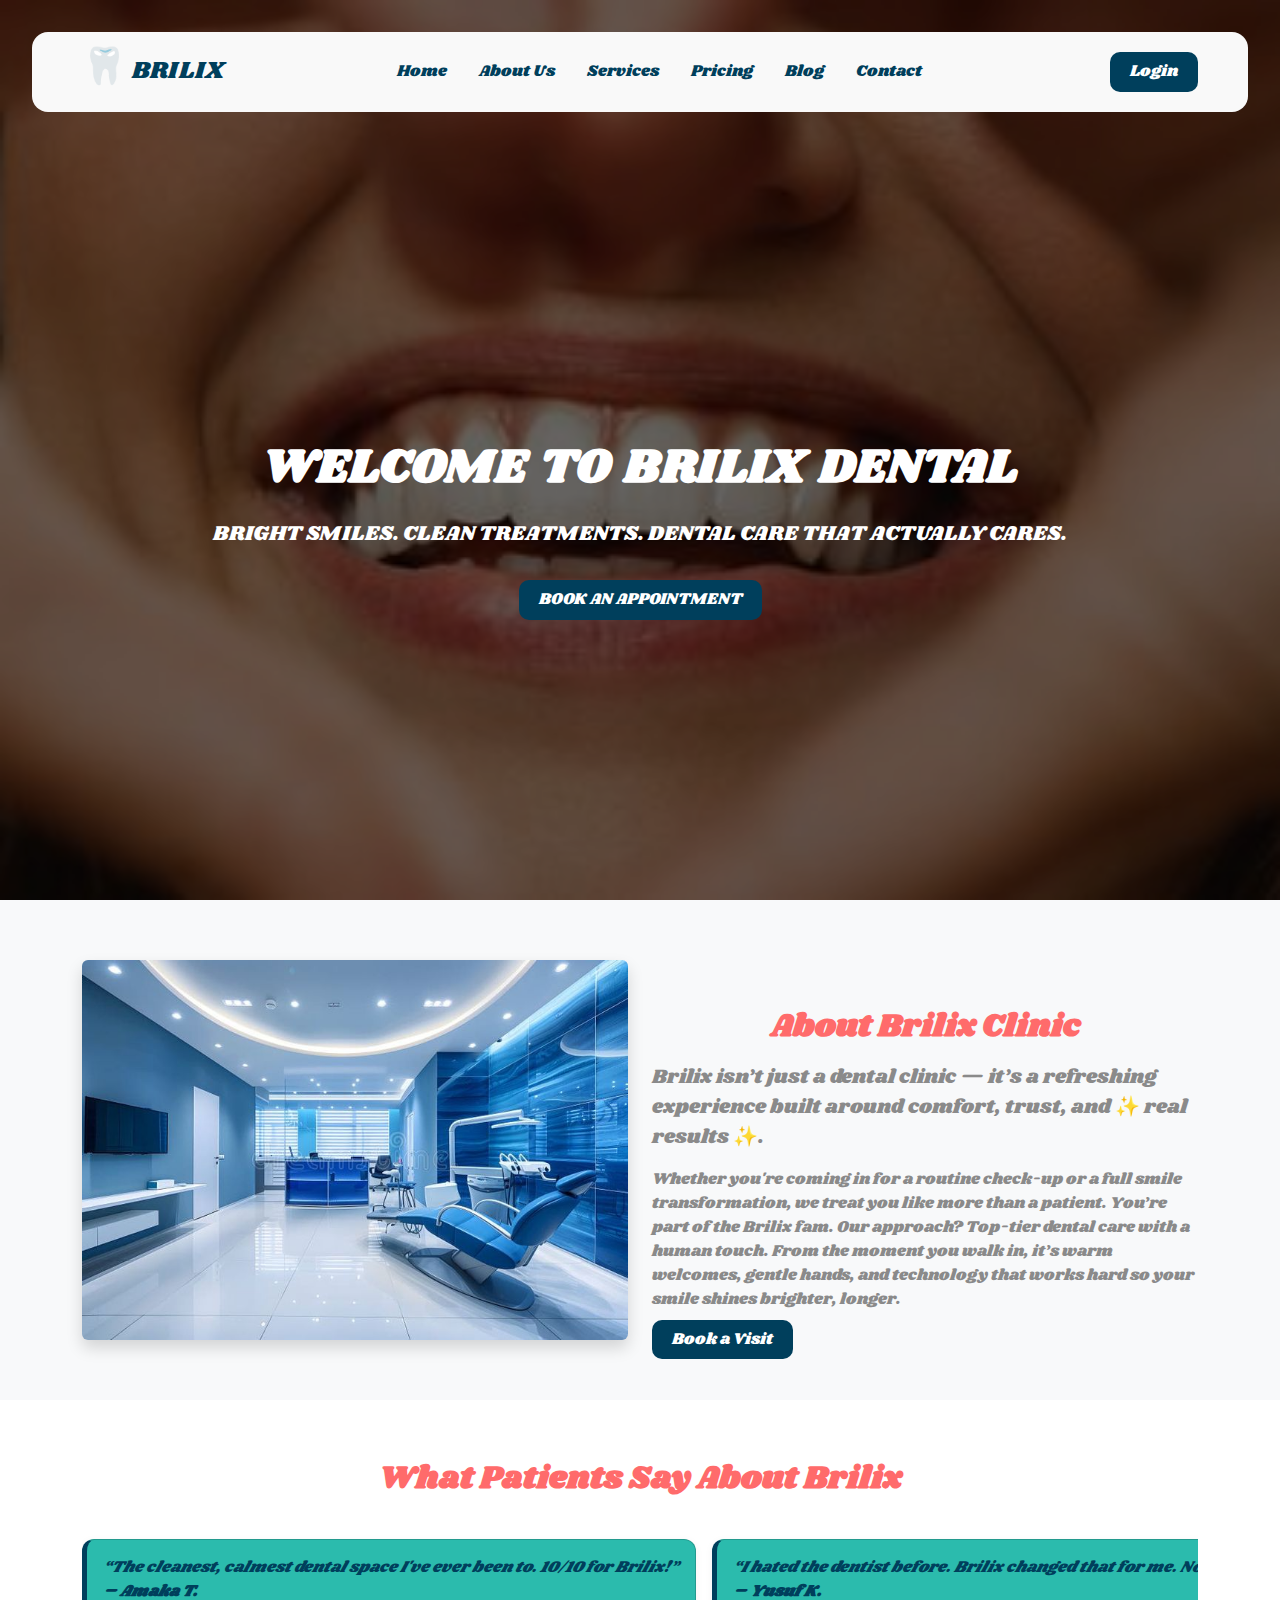
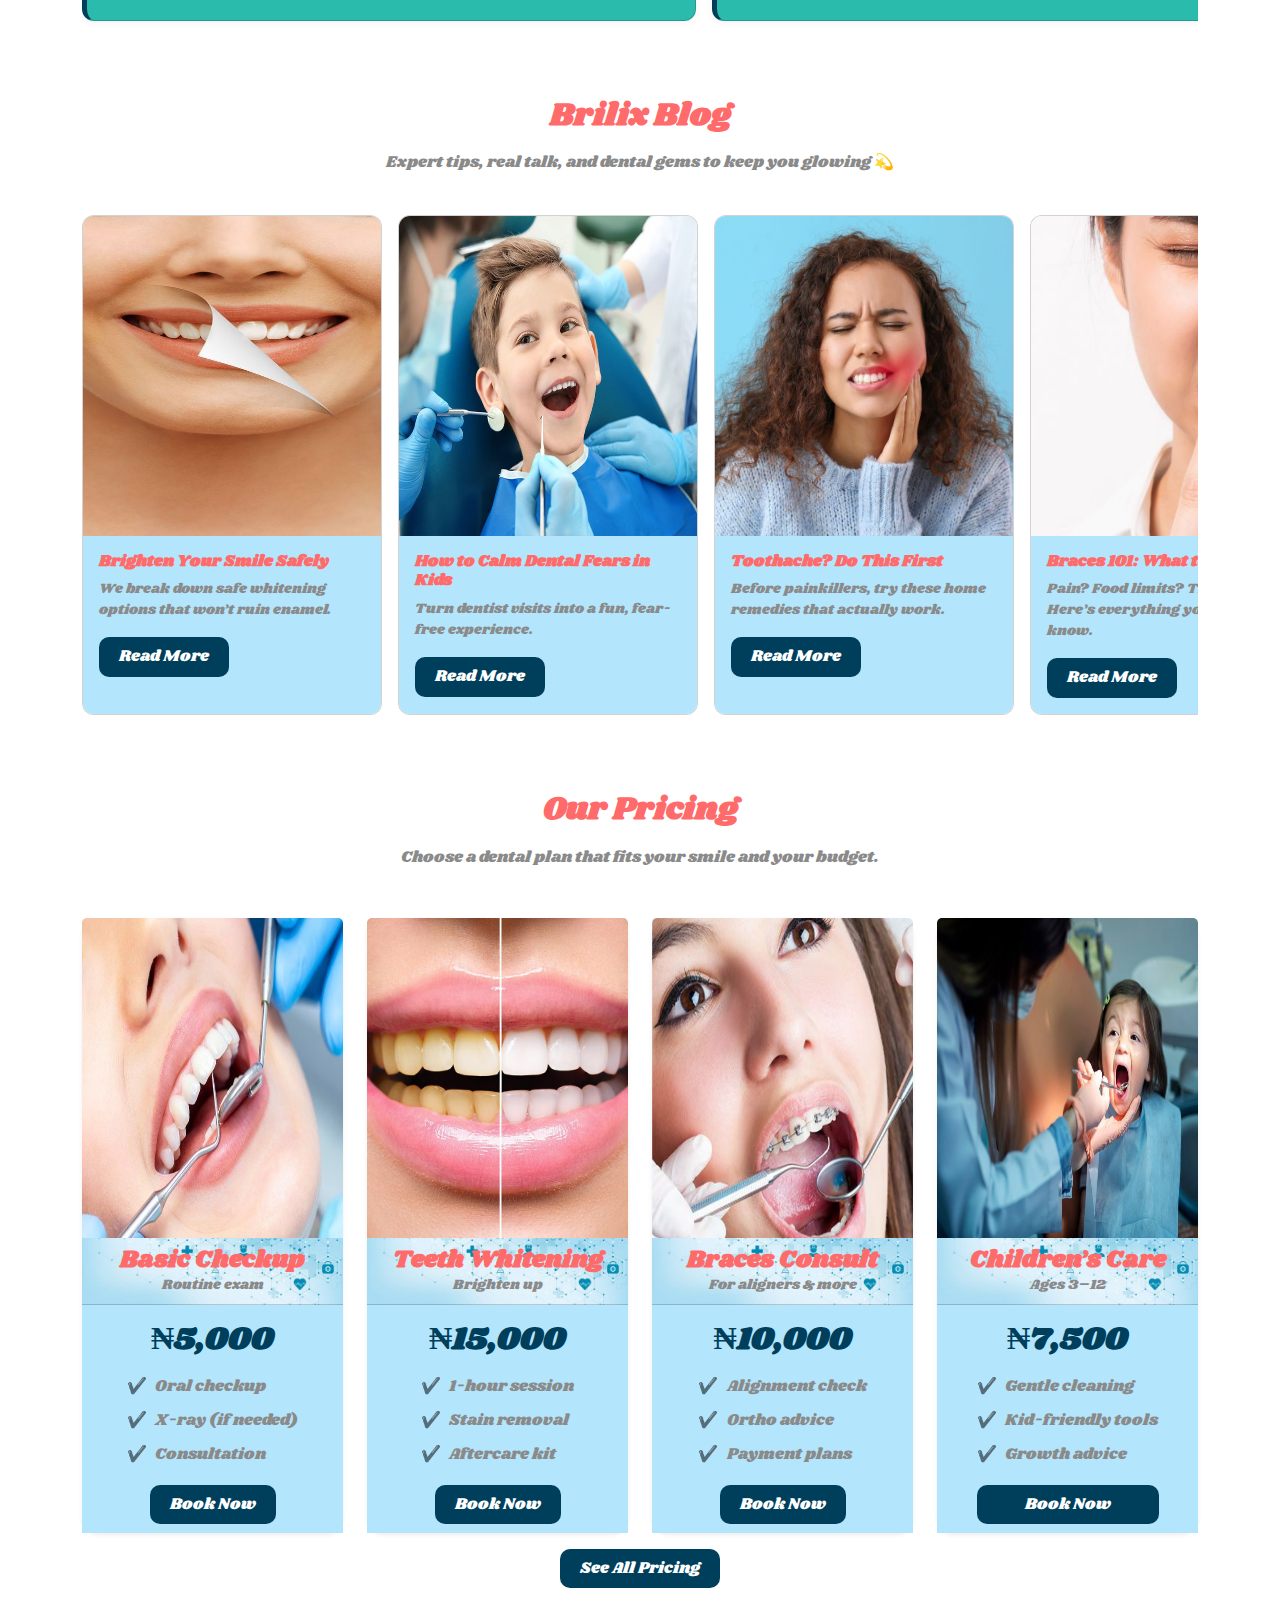
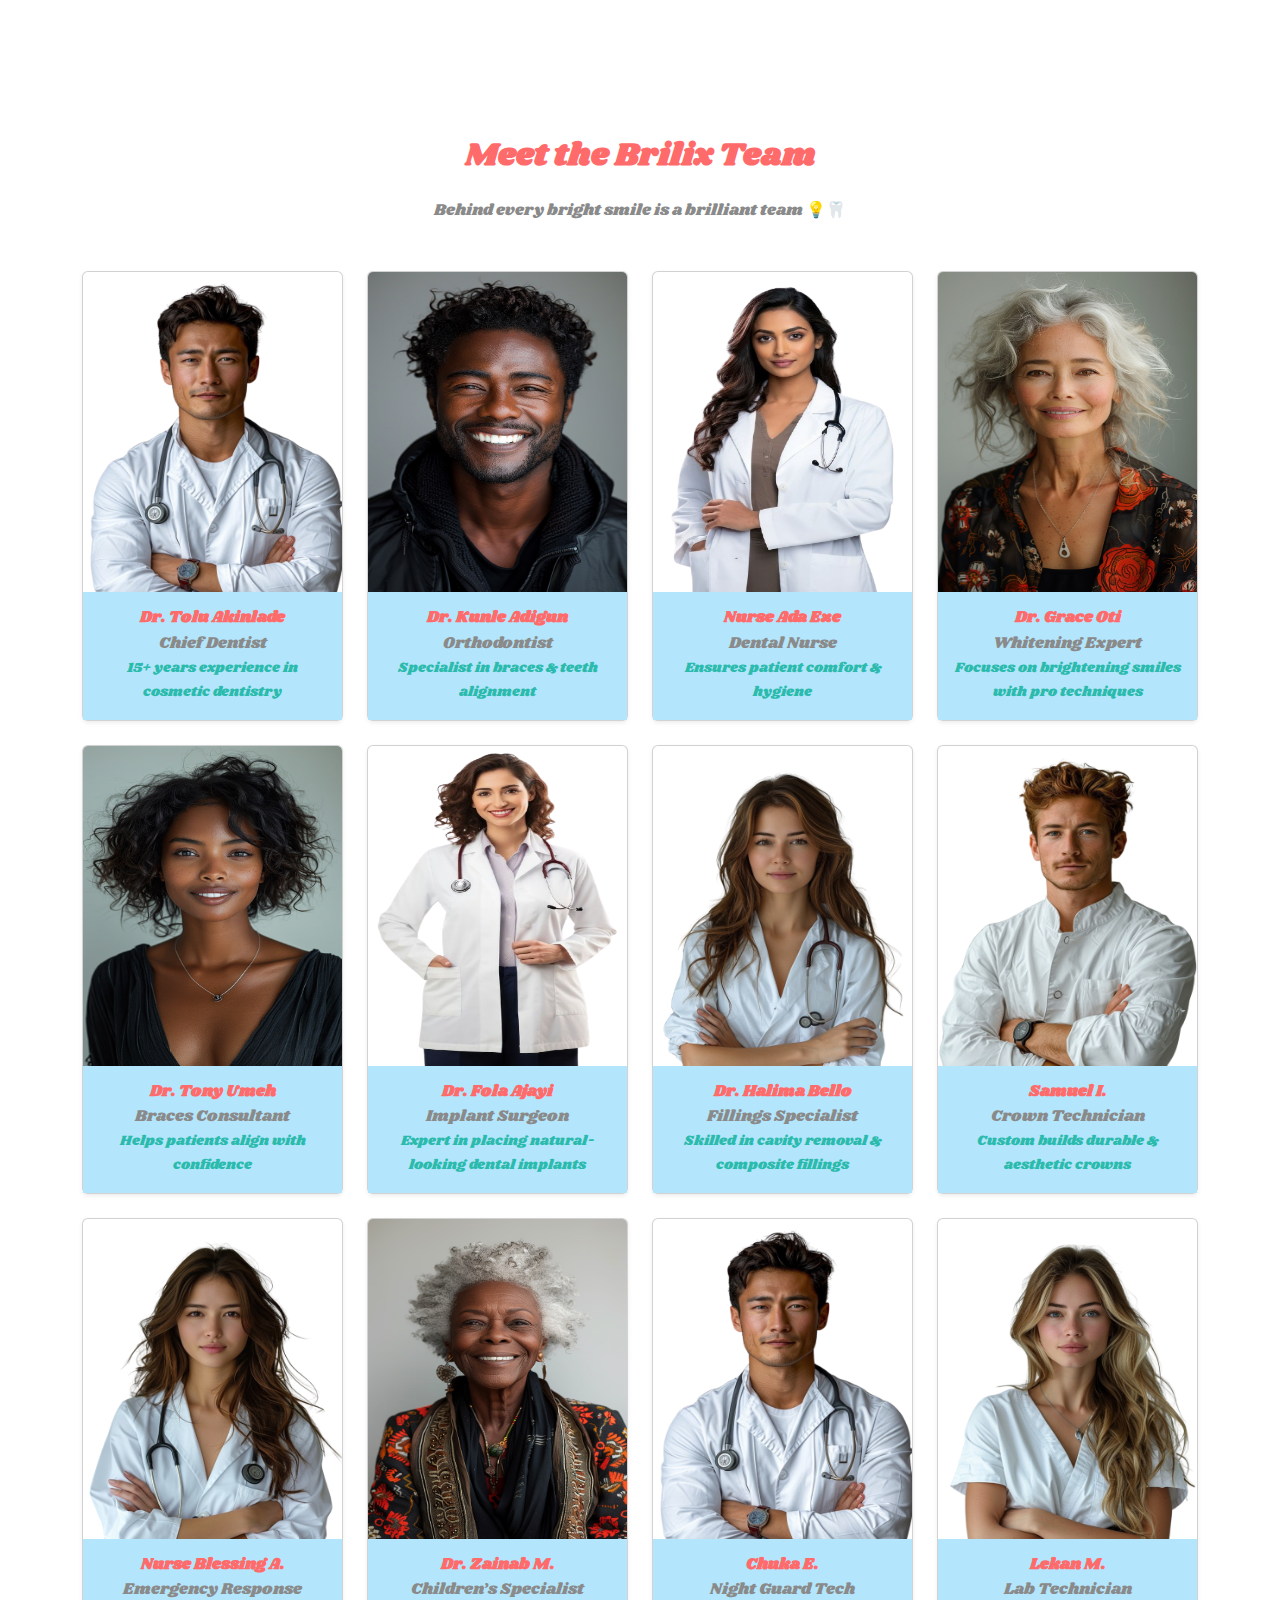
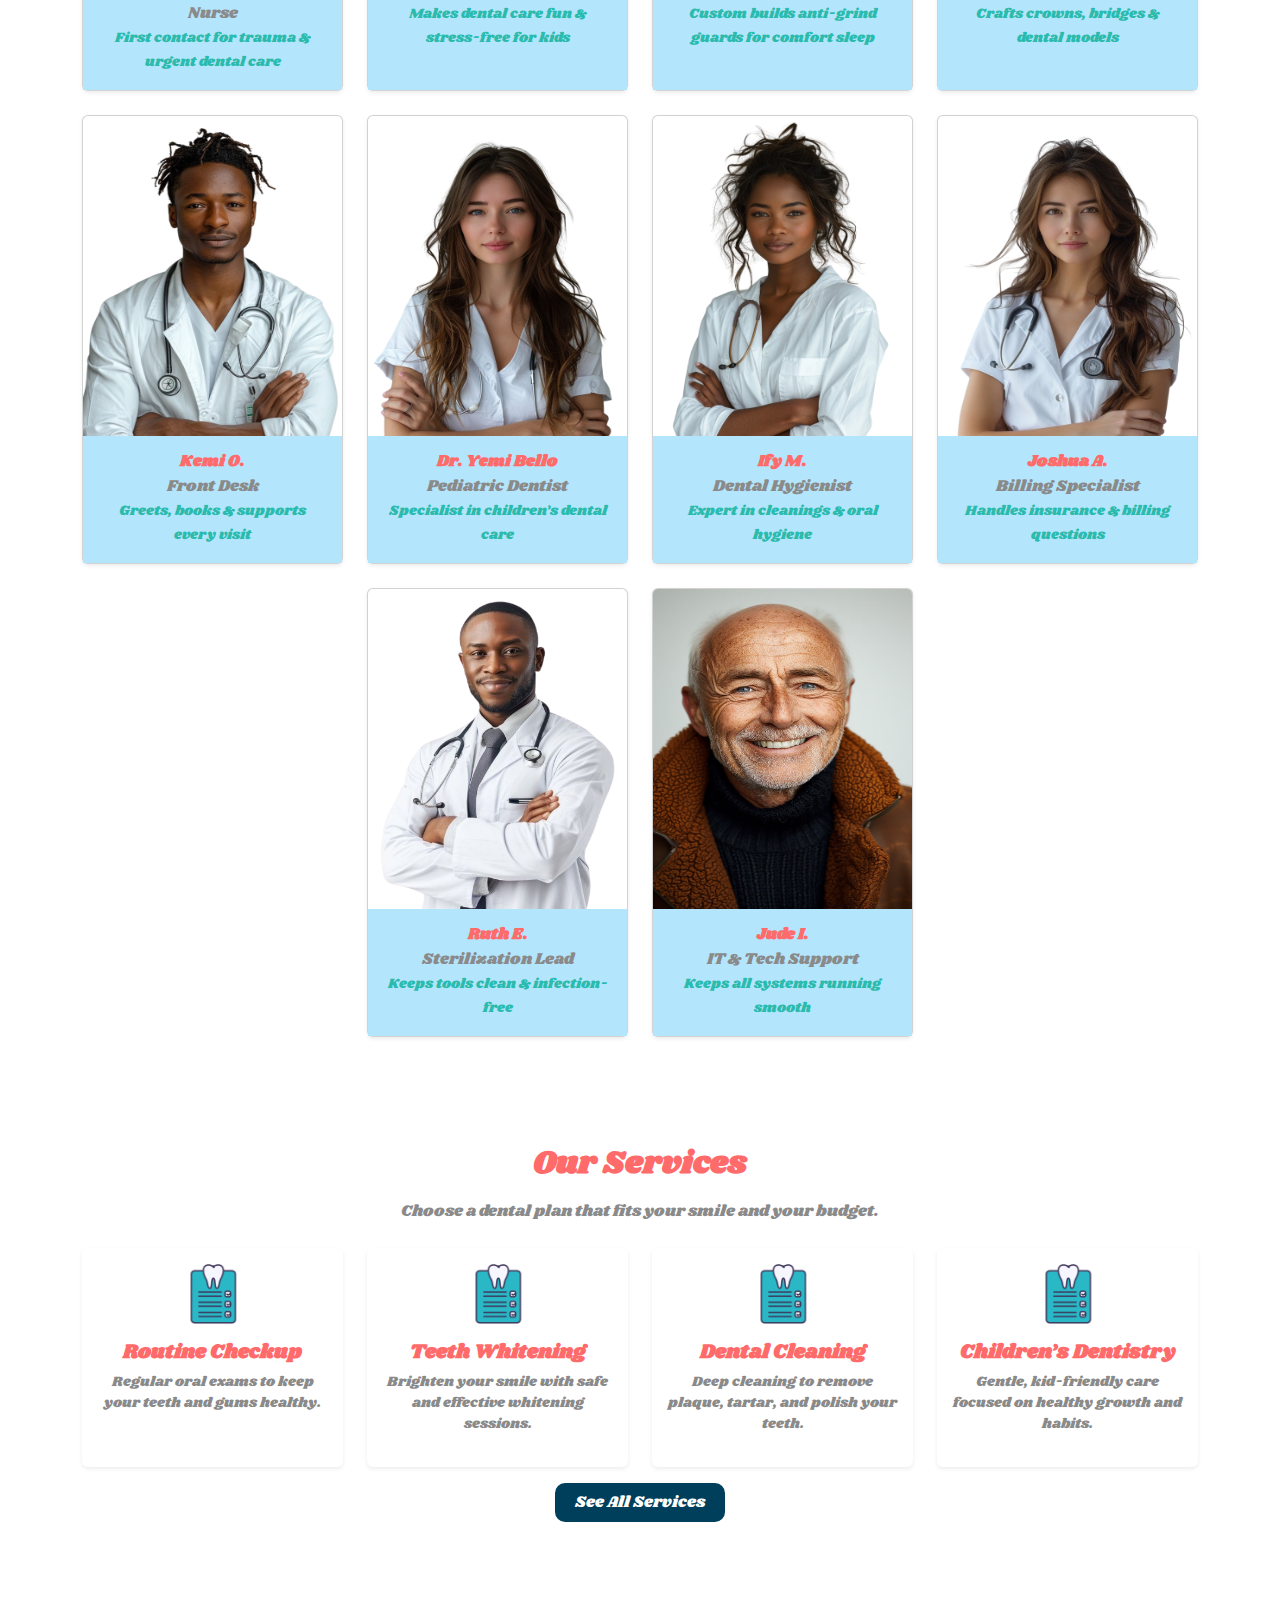
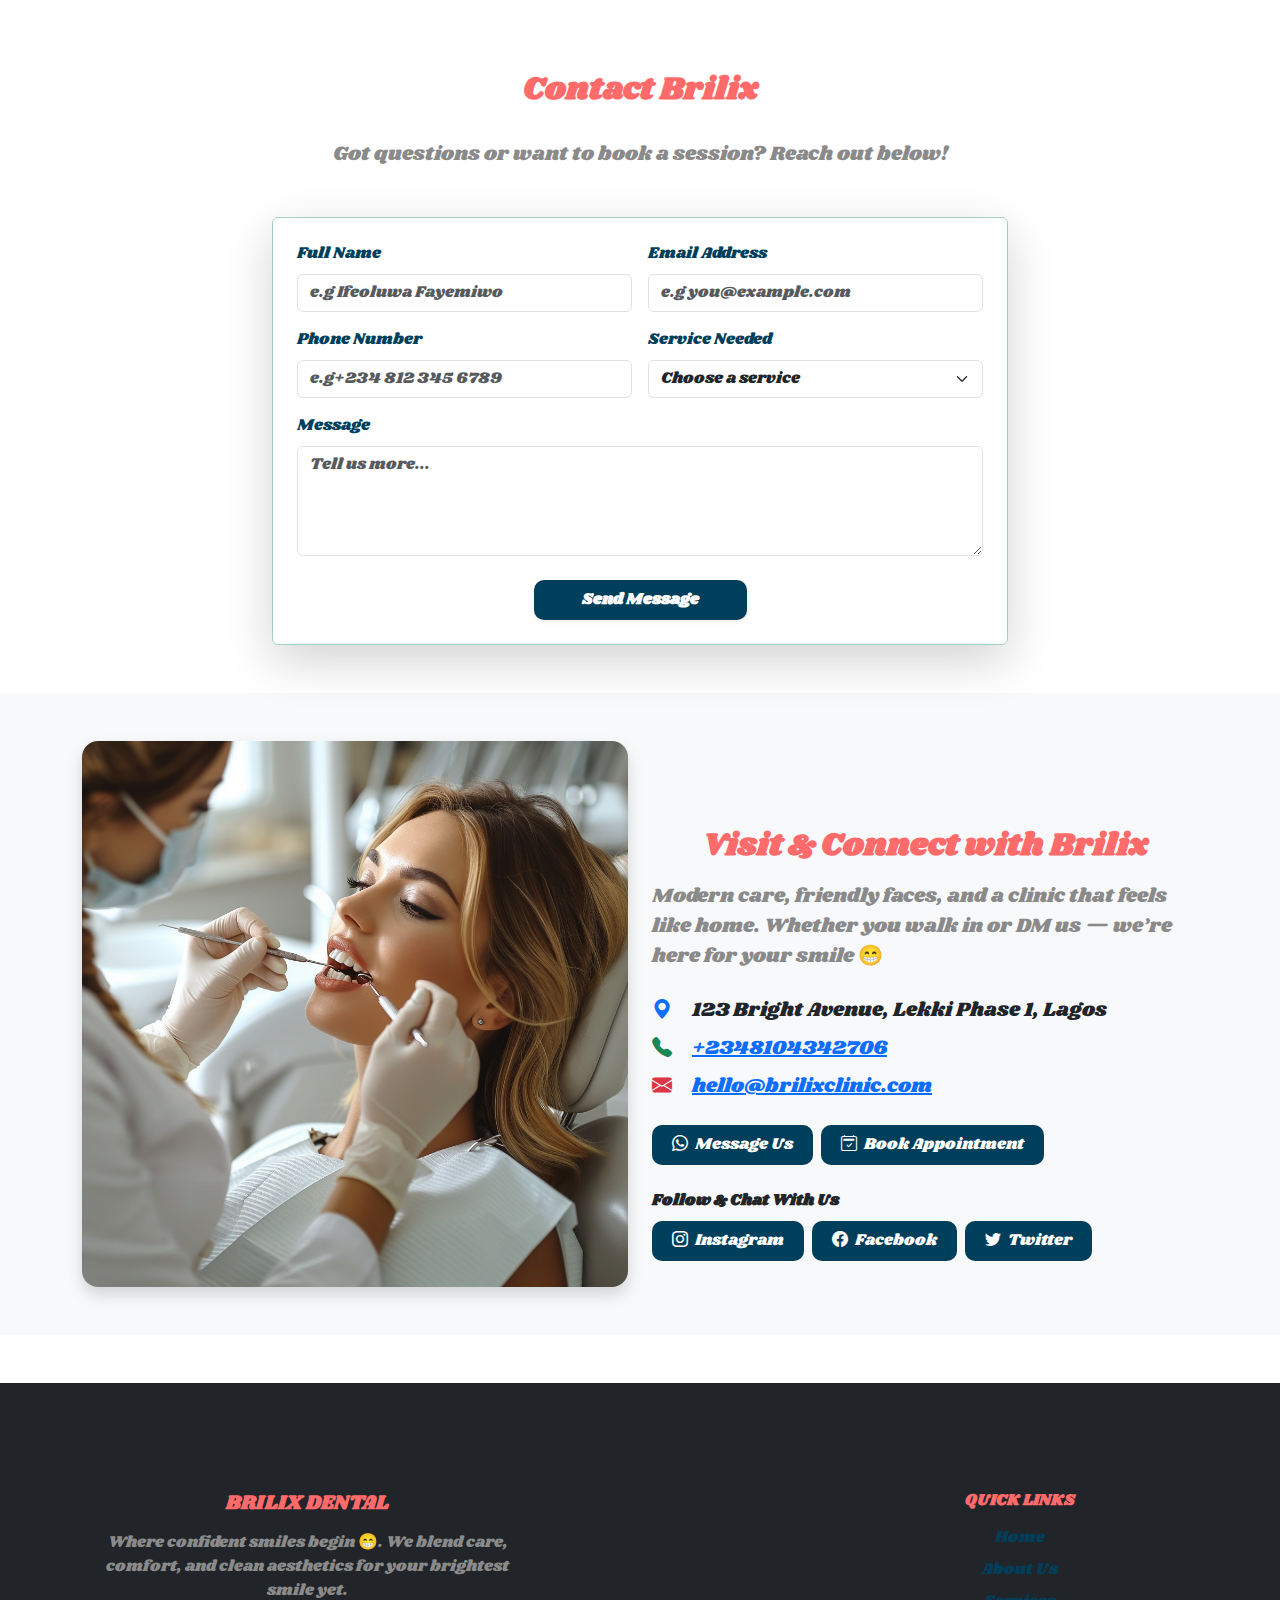
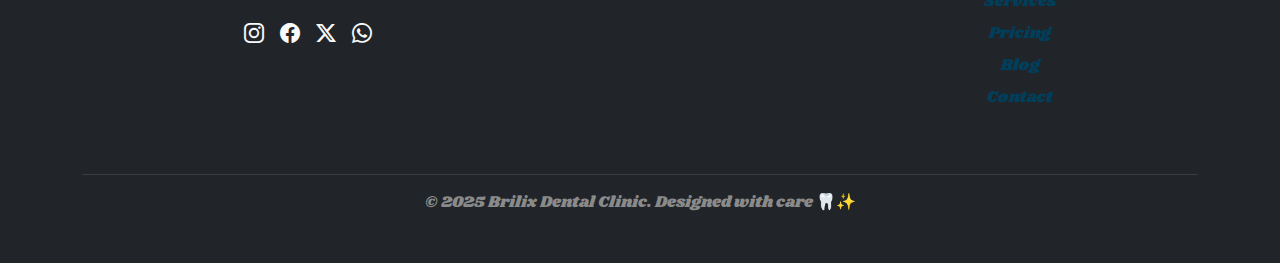
<file: BRILIX/index.html>
<!DOCTYPE html>
<html lang="en">
  <head>
    <meta charset="UTF-8" />
    <meta name="viewport" content="width=device-width, initial-scale=1.0" />
    <title>Brilix</title>
    <link rel="stylesheet" href="css/bootstrap.min.css" class="css" />
    <link rel="stylesheet" href="css/style.css" class="css" />
    <link
      rel="apple-touch-icon"
      sizes="180x180"
      href="favicon_io\apple-touch-icon.png"
    />
    <link
      rel="icon"
      type="image/png"
      sizes="32x32"
      href="favicon_io\favicon-32x32.png"
    />
    <link
      rel="icon"
      type="image/png"
      sizes="16x16"
      href="favicon_io\favicon-16x16.png"
    />
    <link rel="manifest" href="/site.webmanifest" />
  </head>
  <body>
    <!-- Navbar -->
    <header id="home">
      <nav class="navbar navbar-expand-lg fixed-top">
        <div class="container">
          <h1 class="navbar-brand me-auto" href="#">
            <span class="tooth">🦷</span> BRILIX
          </h1>
          <div
            class="offcanvas offcanvas-end"
            tabindex="-1"
            id="offcanvasNavbar"
            aria-labelledby="offcanvasNavbarLabel"
          >
            <div class="offcanvas-header">
              <h5 class="offcanvas-title" id="offcanvasNavbarLabel">Brilix</h5>
              <button
                type="button"
                class="btn-close"
                data-bs-dismiss="offcanvas"
                aria-label="Close"
              ></button>
            </div>
            <div class="offcanvas-body">
              <ul class="navbar-nav justify-content-center flex-grow-1 pe-3">
                <li class="nav-item">
                  <a class="nav-link mx-lg-2" href="#home">Home</a>
                </li>
                <li class="nav-item">
                  <a class="nav-link mx-lg-2" href="#about">About Us</a>
                </li>
                <li class="nav-item">
                  <a class="nav-link mx-lg-2" href="service.html">Services</a>
                </li>
                <li class="nav-item">
                  <a class="nav-link mx-lg-2" href="pricing.html">Pricing</a>
                </li>
                <li class="nav-item">
                  <a class="nav-link mx-lg-2" href="#blog">Blog</a>
                </li>
                <li class="nav-item">
                  <a class="nav-link mx-lg-2" href="#contact">Contact</a>
                </li>
              </ul>
            </div>
          </div>
          <a href="#" class="login-button">Login</a>
          <button
            class="navbar-toggler pe-0"
            type="button"
            data-bs-toggle="offcanvas"
            data-bs-target="#offcanvasNavbar"
            aria-controls="offcanvasNavbar"
            aria-label="Toggle navigation"
          >
            <span class="navbar-toggler-icon"></span>
          </button>
        </div>
      </nav>
      <!-- Hero Section -->
      <section class="hero-section hero">
        <div
          class="container d-flex align-items-center justify-content-center flex-column"
        >
          <h1>Welcome to Brilix Dental</h1>
          <h5>
            Bright smiles. Clean treatments. Dental care that actually cares.
          </h5>
          <a href="#contact" class="login-button">Book an Appointment</a>
        </div>
      </section>
    </header>
    <!-- End Navbar -->

    <!-- About Brilix -->
    <section class="py-5 bg-light" id="about">
      <div class="container">
        <div class="row align-items-center">
          <!-- Image -->
          <div class="col-md-6 mb-4 mb-md-0">
            <img
              src="/img/brilix clinic.jpg"
              alt="Brilix Clinic"
              class="img-fluid rounded shadow"
            />
          </div>

          <!-- Text Content -->
          <div class="col-md-6">
            <h2 class="fw-bold section-title mb-3">About Brilix Clinic</h2>
            <p class="sub-section fs-5 mb-3">
              Brilix isn’t just a dental clinic — it’s a refreshing experience
              built around comfort, trust, and ✨ real results ✨.
            </p>
            <p class="sub-section">
              Whether you're coming in for a routine check-up or a full smile
              transformation, we treat you like more than a patient. You’re part
              of the Brilix fam. Our approach? Top-tier dental care with a human
              touch. From the moment you walk in, it’s warm welcomes, gentle
              hands, and technology that works hard so your smile shines
              brighter, longer.
            </p>

            <!-- Optional Button -->
            <a href="#contact" class="login-button"> Book a Visit </a>
          </div>
        </div>
      </div>
    </section>

    <!-- TESTIMONIALS -->
    <section class="container my-5">
      <h2 class="section-title text-center mb-4">
        What Patients Say About Brilix
      </h2>

      <div class="blog-scroll d-flex overflow-auto pb-3 gap-3">
        <div
          class="testimonial card p-3 flex-shrink-0"
          style="min-width: 300px"
        >
          “The cleanest, calmest dental space I've ever been to. 10/10 for
          Brilix!”
          <br /><strong>– Amaka T.</strong>
        </div>
        <div
          class="testimonial card p-3 flex-shrink-0"
          style="min-width: 300px"
        >
          “I hated the dentist before. Brilix changed that for me. No pain, no
          fear!”
          <br /><strong>– Yusuf K.</strong>
        </div>
        <div
          class="testimonial card p-3 flex-shrink-0"
          style="min-width: 300px"
        >
          “Super friendly staff, clean tools, and painless treatment. Brilix is
          the best.”
          <br /><strong>– Sandra O.</strong>
        </div>
        <div
          class="testimonial card p-3 flex-shrink-0"
          style="min-width: 300px"
        >
          “My braces were done here, and I’m loving the results. So worth it!”
          <br /><strong>– Daniel M.</strong>
        </div>
        <div
          class="testimonial card p-3 flex-shrink-0"
          style="min-width: 300px"
        >
          “Took my son for a checkup — they were so kind and patient with him.”
          <br /><strong>– Mrs. Adeola K.</strong>
        </div>
        <div
          class="testimonial card p-3 flex-shrink-0"
          style="min-width: 300px"
        >
          “The doctor explained everything clearly and made me feel safe. Highly
          recommend!”
          <br /><strong>– Kelechi N.</strong>
        </div>
        <div
          class="testimonial card p-3 flex-shrink-0"
          style="min-width: 300px"
        >
          “Affordable prices, modern equipment, and zero stress. Brilix is my
          go-to now.”
          <br /><strong>– Chinedu F.</strong>
        </div>
        <div
          class="testimonial card p-3 flex-shrink-0"
          style="min-width: 300px"
        >
          “I walked in nervous and left smiling. Best dental experience I've
          had!”
          <br /><strong>– Zainab B.</strong>
        </div>
        <div
          class="testimonial card p-3 flex-shrink-0"
          style="min-width: 300px"
        >
          “You can tell they care about hygiene and quality. The clinic is
          spotless.”
          <br /><strong>– Ifeoma A.</strong>
        </div>
        <div
          class="testimonial card p-3 flex-shrink-0"
          style="min-width: 300px"
        >
          “From the receptionist to the dentist, everyone made me feel welcome.”
          <br /><strong>– Tolu J.</strong>
        </div>
      </div>
    </section>

    <!-- Blog Section -->
    <section id="blog">
      <!-- Blog Post -->
      <section class="container my-5" id="blog">
        <h2 class="section-title text-center mb-3">Brilix Blog</h2>
        <p class="text-center sub-section mb-4">
          Expert tips, real talk, and dental gems to keep you glowing 💫
        </p>

        <!-- Horizontal Scroll Wrapper -->
        <div class="blog-scroll d-flex overflow-auto pb-3">
          <!-- Blog Post 1 -->
          <div class="card blog-card me-3 flex-shrink-0" style="width: 300px">
            <img src="img/blog1.jpg" class="card-img-top" alt="Whitening" />
            <div class="card-body">
              <h5 class="card-title">Brighten Your Smile Safely</h5>
              <p class="card-text sub-section small">
                We break down safe whitening options that won’t ruin enamel.
              </p>
              <button
                class="login-button login-button -sm login-button -outline-primary"
                data-bs-toggle="modal"
                data-bs-target="#blogModal1"
              >
                Read More
              </button>
            </div>
          </div>

          <!-- Blog Post 2 -->
          <div class="card blog-card me-3 flex-shrink-0" style="width: 300px">
            <img src="img/blog2.jpg" class="card-img-top" alt="Kids Care" />
            <div class="card-body">
              <h5 class="card-title">How to Calm Dental Fears in Kids</h5>
              <p class="card-text sub-section small">
                Turn dentist visits into a fun, fear-free experience.
              </p>
              <button
                class="login-button login-button -sm login-button -outline-primary"
                data-bs-toggle="modal"
                data-bs-target="#blogModal2"
              >
                Read More
              </button>
            </div>
          </div>

          <!-- Blog Post 3 -->
          <div class="card blog-card me-3 flex-shrink-0" style="width: 300px">
            <img src="img/blog3.jpg" class="card-img-top" alt="Toothache" />
            <div class="card-body">
              <h5 class="card-title">Toothache? Do This First</h5>
              <p class="card-text sub-section small">
                Before painkillers, try these home remedies that actually work.
              </p>
              <button
                class="login-button login-button -sm login-button -outline-primary"
                data-bs-toggle="modal"
                data-bs-target="#blogModal3"
              >
                Read More
              </button>
            </div>
          </div>

          <!-- Blog Post 4 -->
          <div class="card blog-card me-3 flex-shrink-0" style="width: 300px">
            <img src="img/blog4.jpg" class="card-img-top" alt="Braces" />
            <div class="card-body">
              <h5 class="card-title">Braces 101: What to Expect</h5>
              <p class="card-text sub-section small">
                Pain? Food limits? Timeline? Here’s everything you need to know.
              </p>
              <button
                class="login-button login-button -sm login-button -outline-primary"
                data-bs-toggle="modal"
                data-bs-target="#blogModal4"
              >
                Read More
              </button>
            </div>
          </div>

          <!-- Blog Post 5 -->
          <div class="card blog-card me-3 flex-shrink-0" style="width: 300px">
            <img src="img/blog6.jpg" class="card-img-top" alt="Gums" />
            <div class="card-body">
              <h5 class="card-title">Why Bleeding Gums Aren’t “Normal”</h5>
              <p class="card-text sub-section small">
                Stop ignoring the signs. Your gums are talking. Listen!
              </p>
              <button
                class="login-button login-button -sm login-button -outline-primary"
                data-bs-toggle="modal"
                data-bs-target="#blogModal5"
              >
                Read More
              </button>
            </div>
          </div>

          <!-- Blog Post 6 -->
          <div class="card blog-card me-3 flex-shrink-0" style="width: 300px">
            <img src="img/blog7.jpg" class="card-img-top" alt="Dental Myths" />
            <div class="card-body">
              <h5 class="card-title">Dental Myths You Still Believe</h5>
              <p class="card-text sub-section small">
                No, sugar doesn’t “rot” your teeth directly. Let’s unpack more.
              </p>
              <button
                class="login-button login-button -sm login-button -outline-primary"
                data-bs-toggle="modal"
                data-bs-target="#blogModal6"
              >
                Read More
              </button>
            </div>
          </div>

          <!-- Blog Post 7 -->
          <div class="card blog-card me-3 flex-shrink-0" style="width: 300px">
            <img src="img/blog8.jpg" class="card-img-top" alt="Bad Breath" />
            <div class="card-body">
              <h5 class="card-title">The Truth About Bad Breath</h5>
              <p class="card-text sub-section small">
                It’s not just about garlic. Here’s what your breath says.
              </p>
              <button
                class="login-button login-button -sm login-button -outline-primary"
                data-bs-toggle="modal"
                data-bs-target="#blogModal7"
              >
                Read More
              </button>
            </div>
          </div>

          <!-- Blog Post 8 -->
          <div class="card blog-card me-3 flex-shrink-0" style="width: 300px">
            <img src="img/blog9.jpg" class="card-img-top" alt="Flossing" />
            <div class="card-body">
              <h5 class="card-title">How Often Should You Really Floss?</h5>
              <p class="card-text sub-section small">
                Daily flossing? Weekly? Here's what actually works.
              </p>
              <button
                class="login-button login-button -sm login-button -outline-primary"
                data-bs-toggle="modal"
                data-bs-target="#blogModal8"
              >
                Read More
              </button>
            </div>
          </div>

          <!-- Blog Post 9 -->
          <div class="card blog-card me-3 flex-shrink-0" style="width: 300px">
            <img
              src="img/blog10.jpg"
              class="card-img-top"
              alt="Cleaning vs Whitening"
            />
            <div class="card-body">
              <h5 class="card-title">Dental Cleaning vs Whitening</h5>
              <p class="card-text sub-section small">
                One’s a deep clean. The other’s a glow-up. Know the diff.
              </p>
              <button
                class="login-button login-button -sm login-button -outline-primary"
                data-bs-toggle="modal"
                data-bs-target="#blogModal9"
              >
                Read More
              </button>
            </div>
          </div>

          <!-- Blog Post 10 -->
          <div class="card blog-card me-3 flex-shrink-0" style="width: 300px">
            <img src="img/blod11.jpg" class="card-img-top" alt="Wisdom Teeth" />
            <div class="card-body">
              <h5 class="card-title">Wisdom Teeth: Keep or Remove?</h5>
              <p class="card-text sub-section small">
                Late bloomers or dental drama queens? We break it down.
              </p>
              <button
                class="login-button login-button -sm login-button -outline-primary"
                data-bs-toggle="modal"
                data-bs-target="#blogModal10"
              >
                Read More
              </button>
            </div>
          </div>
        </div>
      </section>
      <!-- Blog Modals -->
      <section>
        <!-- Blog Modal 1 -->
        <div
          class="modal fade"
          id="blogModal1"
          tabindex="-1"
          aria-labelledby="blogModal1Label"
          aria-hidden="true"
        >
          <div class="modal-dialog modal-dialog-scrollable modal-lg">
            <div class="modal-content">
              <div class="modal-header">
                <h5 class="modal-title" id="blogModal1Label">
                  Brighten Your Smile Safely
                </h5>
                <button
                  type="button"
                  class="btn btn-close"
                  data-bs-dismiss="modal"
                ></button>
              </div>
              <div class="modal-body">
                <p>
                  Teeth whitening can go wrong if done without a dentist. Learn
                  the safe methods we recommend at Brilix to get that
                  camera-ready glow.
                </p>
                <p>
                  We explain: at-home kits vs in-office treatment, enamel
                  protection, and when to say no to bleach-based formulas.
                  Choosing the right whitening procedure is more than just about
                  aesthetics—it’s about preserving the integrity of your enamel,
                  avoiding sensitivity, and achieving long-term results that
                  actually last. This post dives deep into what causes teeth
                  discoloration in the first place, then guides you through
                  expert-backed solutions to restore your natural shine without
                  harsh chemicals or DIY hacks that harm more than help. Whether
                  you're prepping for a big event or just looking to refresh
                  your smile, we’ve got the lowdown on smart, safe options to
                  consider before jumping into anything trendy or untested. Let
                  your glow speak volumes, but let it speak wisely.
                </p>
              </div>
            </div>
          </div>
        </div>

        <!-- Blog Modal 2 -->
        <div
          class="modal fade"
          id="blogModal2"
          tabindex="-1"
          aria-labelledby="blogModal2Label"
          aria-hidden="true"
        >
          <div class="modal-dialog modal-dialog-scrollable modal-lg">
            <div class="modal-content">
              <div class="modal-header">
                <h5 class="modal-title" id="blogModal2Label">
                  How to Calm Dental Fears in Kids
                </h5>
                <button
                  type="button"
                  class="btn btn-close"
                  data-bs-dismiss="modal"
                ></button>
              </div>
              <div class="modal-body">
                <p>
                  Dental anxiety is common in children, but the right approach
                  can turn it into a positive experience. At Brilix, we
                  encourage parents to start early by introducing oral hygiene
                  as a fun routine. Visual tools like storybooks and cartoons
                  about dentists help kids know what to expect. Bringing their
                  favorite toy or allowing them to explore the clinic before
                  treatment also eases tension. Pediatric dentists at our clinic
                  use soothing tones, reward systems, and gentle methods that
                  respect a child's pace.
                </p>
                <p>
                  This blog explores effective strategies and real-life stories
                  from parents who’ve overcome dental dread with their children,
                  turning tears into trust and smiles that come back willingly.
                  Because building dental confidence in children today makes for
                  healthier, happier adults tomorrow.
                </p>
              </div>
            </div>
          </div>
        </div>

        <!-- Blog Modal 3 -->
        <div
          class="modal fade"
          id="blogModal3"
          tabindex="-1"
          aria-labelledby="blogModal3Label"
          aria-hidden="true"
        >
          <div class="modal-dialog modal-dialog-scrollable modal-lg">
            <div class="modal-content">
              <div class="modal-header">
                <h5 class="modal-title" id="blogModal3Label">
                  Toothache? Do This First
                </h5>
                <button
                  type="button"
                  class="btn btn-close"
                  data-bs-dismiss="modal"
                ></button>
              </div>
              <div class="modal-body">
                <p>
                  Toothaches are one of the most common dental emergencies, and
                  they often strike at the worst times. While it's important to
                  see a dentist, there are steps you can take to ease the
                  discomfort before you get there. This post explores
                  time-tested remedies like saltwater rinses, cold compresses,
                  and clove oil, which provide temporary relief while avoiding
                  unnecessary damage.
                </p>
                <p>
                  We’ll also explain why ignoring a toothache can lead to more
                  serious issues like infections, abscesses, or even tooth loss.
                  You’ll learn what warning signs to watch for and how to manage
                  pain without overusing painkillers. Plus, we’ll bust a few
                  myths (like putting aspirin directly on the tooth—don’t do
                  it!). If you're stuck at home in pain, read this first before
                  panicking or self-diagnosing on social media. Relief is
                  possible—and Brilix has your back.
                </p>
              </div>
            </div>
          </div>
        </div>

        <!-- Blog Modal 4 -->
        <div
          class="modal fade"
          id="blogModal4"
          tabindex="-1"
          aria-labelledby="blogModal4Label"
          aria-hidden="true"
        >
          <div class="modal-dialog modal-dialog-scrollable modal-lg">
            <div class="modal-content">
              <div class="modal-header">
                <h5 class="modal-title" id="blogModal4Label">
                  Braces 101: What to Expect
                </h5>
                <button
                  type="button"
                  class="btn btn-close"
                  data-bs-dismiss="modal"
                ></button>
              </div>
              <div class="modal-body">
                <p>
                  Thinking of getting braces? Whether you're 13 or 30, the
                  journey to a straighter smile is a big one. This post walks
                  you through everything—from your first consultation to the
                  final retainer. We cover how long it typically takes, what
                  foods to avoid, and how to handle the soreness that comes with
                  adjustments.
                </p>
                <p>
                  You’ll also get tips on oral hygiene with braces, how to avoid
                  common issues like broken brackets, and what lifestyle changes
                  you might need to make. Plus, we dive into the emotional side
                  of wearing braces (yes, the awkward smiles and all). By the
                  end, you’ll feel more confident about what lies ahead and
                  better equipped to make your journey a success.
                </p>
              </div>
            </div>
          </div>
        </div>

        <!-- Blog Modal 5 -->
        <div
          class="modal fade"
          id="blogModal5"
          tabindex="-1"
          aria-labelledby="blogModal5Label"
          aria-hidden="true"
        >
          <div class="modal-dialog modal-dialog-scrollable modal-lg">
            <div class="modal-content">
              <div class="modal-header">
                <h5 class="modal-title" id="blogModal5Label">
                  Why Bleeding Gums Aren’t “Normal”
                </h5>
                <button
                  type="button"
                  class="btn btn-close"
                  data-bs-dismiss="modal"
                ></button>
              </div>
              <div class="modal-body">
                <p>
                  Do your gums bleed when you brush or floss? It might seem like
                  no big deal, but it's a major red flag. Bleeding gums are
                  often a sign of gum disease, and ignoring them can lead to
                  bigger issues like receding gums, tooth mobility, or even
                  tooth loss.
                </p>
                <p>
                  This blog unpacks the early signs of gingivitis, what causes
                  it (spoiler: it's not just poor brushing), and how to stop it
                  before it gets worse. We’ll share expert advice on proper
                  brushing techniques, the importance of regular cleanings, and
                  how your diet affects gum health. You'll also learn about
                  Brilix's gentle, non-invasive treatments to reverse early gum
                  problems. It's time to stop treating bleeding gums as "normal"
                  and start giving them the care they deserve.
                </p>
              </div>
            </div>
          </div>
        </div>

        <!-- Blog Modal 6 -->
        <div
          class="modal fade"
          id="blogModal6"
          tabindex="-1"
          aria-labelledby="blogModal6Label"
          aria-hidden="true"
        >
          <div class="modal-dialog modal-dialog-scrollable modal-lg">
            <div class="modal-content">
              <div class="modal-header">
                <h5 class="modal-title" id="blogModal6Label">
                  Dental Myths You Still Believe
                </h5>
                <button
                  type="button"
                  class="btn btn-close"
                  data-bs-dismiss="modal"
                ></button>
              </div>
              <div class="modal-body">
                <p>
                  Heard that sugar “rots” your teeth directly? That brushing
                  harder cleans better? Or that baby teeth don’t matter? Wrong,
                  wrong, and definitely wrong. This blog busts the top dental
                  myths that are still making rounds and explains what science
                  and actual dentists have to say instead.
                </p>
                <p>
                  We’ll cover common misconceptions about toothpaste, flossing,
                  mouthwash, and more. You’ll learn why enamel doesn’t grow
                  back, how cavities really form, and why skipping dental visits
                  is never the money-saving hack people think it is. Armed with
                  the right info, you can dodge damaging habits and protect your
                  teeth better than ever. It’s time to separate fact from
                  fiction and give your smile the respect it deserves.
                </p>
              </div>
            </div>
          </div>
        </div>
        <!-- Blog Modal 7 -->
        <div
          class="modal fade"
          id="blogModal7"
          tabindex="-1"
          aria-labelledby="blogModal7Label"
          aria-hidden="true"
        >
          <div class="modal-dialog modal-dialog-scrollable modal-lg">
            <div class="modal-content">
              <div class="modal-header">
                <h5 class="modal-title" id="blogModal7Label">
                  The Truth About Bad Breath
                </h5>
                <button
                  type="button"
                  class="btn btn-close"
                  data-bs-dismiss="modal"
                ></button>
              </div>
              <div class="modal-body">
                <p>
                  Bad breath isn’t just embarrassing—it’s a message from your
                  mouth. Let’s decode what it’s trying to say.
                </p>
                <p>
                  From poor oral hygiene and hidden cavities to diet and even
                  dehydration, this post dives deep into the surprising causes
                  of halitosis. We also serve up easy, actionable fixes
                  (spoiler: minty gum isn’t one of them). Breathe easy again,
                  the right way.
                </p>
              </div>
            </div>
          </div>
        </div>

        <!-- Blog Modal 8 -->
        <div
          class="modal fade"
          id="blogModal8"
          tabindex="-1"
          aria-labelledby="blogModal8Label"
          aria-hidden="true"
        >
          <div class="modal-dialog modal-dialog-scrollable modal-lg">
            <div class="modal-content">
              <div class="modal-header">
                <h5 class="modal-title" id="blogModal8Label">
                  How Often Should You Really Floss?
                </h5>
                <button
                  type="button"
                  class="btn btn-close"
                  data-bs-dismiss="modal"
                ></button>
              </div>
              <div class="modal-body">
                <p>
                  You’ve heard it a million times—“Floss daily.” But is it
                  really that deep? Short answer: yes. Long answer? Let’s
                  unpack.
                </p>
                <p>
                  This post explains why flossing isn’t optional, what it
                  actually removes that brushing misses, and how to do it right
                  without hurting yourself. Plus, we touch on floss picks vs
                  string floss vs water flossers. If you’re gonna spend 2
                  minutes doing it, might as well do it properly, right?
                </p>
              </div>
            </div>
          </div>
        </div>

        <!-- Blog Modal 9 -->
        <div
          class="modal fade"
          id="blogModal9"
          tabindex="-1"
          aria-labelledby="blogModal9Label"
          aria-hidden="true"
        >
          <div class="modal-dialog modal-dialog-scrollable modal-lg">
            <div class="modal-content">
              <div class="modal-header">
                <h5 class="modal-title" id="blogModal9Label">
                  Dental Cleaning vs Whitening: Know the Difference
                </h5>
                <button
                  type="button"
                  class="btn btn-close"
                  data-bs-dismiss="modal"
                ></button>
              </div>
              <div class="modal-body">
                <p>
                  They’re not the same. A cleaning is like maintenance;
                  whitening is cosmetic. Don’t mix them up!
                </p>
                <p>
                  This post clears the confusion between professional cleanings
                  (which remove plaque and tartar) and whitening (which affects
                  tooth color). Knowing the difference can save you time, money,
                  and disappointment. We also talk about when to do each and how
                  they complement each other when done right. Spoiler: one keeps
                  your smile healthy, the other makes it pop.
                </p>
              </div>
            </div>
          </div>
        </div>

        <!-- Blog Modal 10 -->
        <div
          class="modal fade"
          id="blogModal10"
          tabindex="-1"
          aria-labelledby="blogModal10Label"
          aria-hidden="true"
        >
          <div class="modal-dialog modal-dialog-scrollable modal-lg">
            <div class="modal-content">
              <div class="modal-header">
                <h5 class="modal-title" id="blogModal10Label">
                  Wisdom Teeth: Leave Them or Remove Them?
                </h5>
                <button
                  type="button"
                  class="btn btn-close"
                  data-bs-dismiss="modal"
                ></button>
              </div>
              <div class="modal-body">
                <p>
                  They show up uninvited in your late teens or twenties—and
                  sometimes, they bring drama.
                </p>
                <p>
                  Learn why some people keep their wisdom teeth forever and
                  others need them yanked ASAP. We break down the warning signs
                  of impacted teeth, the risks of keeping them, and what the
                  removal process is *really* like. Don’t wait until it hurts.
                  This post helps you make the smart move early.
                </p>
              </div>
            </div>
          </div>
        </div>
      </section>
    </section>

    <!-- Pricing -->
    <section class="container my-5">
      <h2 class="section-title text-center mb-3">Our Pricing</h2>
      <p class="text-center sub-section mb-5">
        Choose a dental plan that fits your smile and your budget.
      </p>

      <div class="row justify-content-center g-4">
        <!-- 1. Basic Checkup -->
        <div class="col-md-4 col-lg-3">
          <div class="card pricing-card h-100 shadow-sm border-0">
            <img src="img/dent2.jpg" class="card-img-top" alt="Basic Checkup" />
            <div class="card-header text-center">
              <h4 class="fw-bold mb-0">Basic Checkup</h4>
              <p class="sub-section small mb-0">Routine exam</p>
            </div>
            <div class="card-body text-center">
              <h2 class="price mb-3">₦5,000</h2>
              <ul class="list-unstyled text-start tick-list mx-auto">
                <li>Oral checkup</li>
                <li>X-ray (if needed)</li>
                <li>Consultation</li>
              </ul>
              <a
                href="#contact"
                class="login-button login-button -primary w-100 mt-4"
                >Book Now</a
              >
            </div>
          </div>
        </div>

        <!-- 2. Teeth Whitening -->
        <div class="col-md-4 col-lg-3">
          <div
            class="card pricing-card h-100 shadow-sm border-primary border-2"
          >
            <img
              src="img/teeth whitening.jpg"
              class="card-img-top"
              alt="Teeth Whitening"
            />
            <div class="card-header text-center">
              <h4 class="fw-bold mb-0">Teeth Whitening</h4>
              <p class="sub-section small mb-0">Brighten up</p>
            </div>
            <div class="card-body text-center">
              <h2 class="price mb-3">₦15,000</h2>
              <ul class="list-unstyled text-start tick-list mx-auto">
                <li>1-hour session</li>
                <li>Stain removal</li>
                <li>Aftercare kit</li>
              </ul>
              <a
                href="#contact"
                class="login-button login-button -outline-primary w-100 mt-4"
                >Book Now</a
              >
            </div>
          </div>
        </div>

        <!-- 3. Braces Consultation -->
        <div class="col-md-4 col-lg-3">
          <div class="card pricing-card h-100 shadow-sm border-0">
            <img
              src="img/braces consult.jpg"
              class="card-img-top"
              alt="Braces Consultation"
            />
            <div class="card-header text-center">
              <h4 class="fw-bold mb-0">Braces Consult</h4>
              <p class="sub-section small mb-0">For aligners & more</p>
            </div>
            <div class="card-body text-center">
              <h2 class="price mb-3">₦10,000</h2>
              <ul class="list-unstyled text-start tick-list mx-auto">
                <li>Alignment check</li>
                <li>Ortho advice</li>
                <li>Payment plans</li>
              </ul>
              <a
                href="#contact"
                class="login-button login-button -primary w-100 mt-4"
                >Book Now</a
              >
            </div>
          </div>
        </div>

        <!-- 4. Kids Dental -->
        <div class="col-md-4 col-lg-3">
          <div
            class="card pricing-card h-100 shadow-sm border-success border-2"
          >
            <img
              src="img/kids dental care.jpg"
              class="card-img-top"
              alt="Kids Dental Care"
            />
            <div class="card-header rounded-0 text-center">
              <h4 class="fw-bold mb-0">Children’s Care</h4>
              <p class="sub-section small mb-0">Ages 3–12</p>
            </div>
            <div class="card-body text-center">
              <h2 class="price mb-3">₦7,500</h2>
              <ul class="list-unstyled text-start tick-list mx-auto">
                <li>Gentle cleaning</li>
                <li>Kid-friendly tools</li>
                <li>Growth advice</li>
              </ul>
              <a href="#contact" class="login-button px-5 w-100 mt-4"
                >Book Now</a
              >
            </div>
          </div>
        </div>

        <!-- See More Button -->
        <div class="text-center mt-4">
          <a href="pricing.html" class="login-button login-button -lg"
            >See All Pricing</a
          >
        </div>
      </div>
    </section>

    <!--BRILIX TEAM-->
    <section class="bg-white py-5">
      <div class="container">
        <h2 class="section-title text-center mb-4">Meet the Brilix Team</h2>
        <p class="text-center sub-section mb-5">
          Behind every bright smile is a brilliant team 💡🦷
        </p>

        <div class="row g-4 justify-content-center">
          <div class="col-md-4 col-lg-3">
            <div class="card h-100 shadow-sm">
              <img src="img/photo7.avif" class="card-img-top" alt="Dr. Tolu" />
              <div class="card-body text-center">
                <h5 class="card-title mb-1">Dr. Tolu Akinlade</h5>
                <p class="sub-section mb-0">Chief Dentist</p>
                <small>15+ years experience in cosmetic dentistry</small>
              </div>
            </div>
          </div>

          <div class="col-md-4 col-lg-3">
            <div class="card h-100 shadow-sm">
              <img src="img/id5.avif" class="card-img-top" alt="Dr. Kunle" />
              <div class="card-body text-center">
                <h5 class="card-title mb-1">Dr. Kunle Adigun</h5>
                <p class="sub-section mb-0">Orthodontist</p>
                <small>Specialist in braces & teeth alignment</small>
              </div>
            </div>
          </div>

          <div class="col-md-4 col-lg-3">
            <div class="card h-100 shadow-sm">
              <img src="img/photo14.png" class="card-img-top" alt="Nurse Ada" />
              <div class="card-body text-center">
                <h5 class="card-title mb-1">Nurse Ada Eze</h5>
                <p class="sub-section mb-0">Dental Nurse</p>
                <small>Ensures patient comfort & hygiene</small>
              </div>
            </div>
          </div>

          <div class="col-md-4 col-lg-3">
            <div class="card h-100 shadow-sm">
              <img
                src="img/id2.avif"
                class="card-img-top"
                alt="Whitening Specialist"
              />
              <div class="card-body text-center">
                <h5 class="card-title mb-1">Dr. Grace Oti</h5>
                <p class="sub-section mb-0">Whitening Expert</p>
                <small>Focuses on brightening smiles with pro techniques</small>
              </div>
            </div>
          </div>

          <div class="col-md-4 col-lg-3">
            <div class="card h-100 shadow-sm">
              <img
                src="img/id1.avif"
                class="card-img-top"
                alt="Braces Fitting"
              />
              <div class="card-body text-center">
                <h5 class="card-title mb-1">Dr. Tony Umeh</h5>
                <p class="sub-section mb-0">Braces Consultant</p>
                <small>Helps patients align with confidence</small>
              </div>
            </div>
          </div>

          <div class="col-md-4 col-lg-3">
            <div class="card h-100 shadow-sm">
              <img
                src="img/photo15.png"
                class="card-img-top"
                alt="Implant Surgeon"
              />
              <div class="card-body text-center">
                <h5 class="card-title mb-1">Dr. Fola Ajayi</h5>
                <p class="sub-section mb-0">Implant Surgeon</p>
                <small>Expert in placing natural-looking dental implants</small>
              </div>
            </div>
          </div>

          <div class="col-md-4 col-lg-3">
            <div class="card h-100 shadow-sm">
              <img
                src="img/photo10.avif"
                class="card-img-top"
                alt="Fillings Specialist"
              />
              <div class="card-body text-center">
                <h5 class="card-title mb-1">Dr. Halima Bello</h5>
                <p class="sub-section mb-0">Fillings Specialist</p>
                <small>Skilled in cavity removal & composite fillings</small>
              </div>
            </div>
          </div>

          <div class="col-md-4 col-lg-3">
            <div class="card h-100 shadow-sm">
              <img
                src="img/photo9.avif"
                class="card-img-top"
                alt="Crown Technician"
              />
              <div class="card-body text-center">
                <h5 class="card-title mb-1">Samuel I.</h5>
                <p class="sub-section mb-0">Crown Technician</p>
                <small>Custom builds durable & aesthetic crowns</small>
              </div>
            </div>
          </div>

          <div class="col-md-4 col-lg-3">
            <div class="card h-100 shadow-sm">
              <img
                src="img/photo8.avif"
                class="card-img-top"
                alt="Emergency Response"
              />
              <div class="card-body text-center">
                <h5 class="card-title mb-1">Nurse Blessing A.</h5>
                <p class="sub-section mb-0">Emergency Response Nurse</p>
                <small>First contact for trauma & urgent dental care</small>
              </div>
            </div>
          </div>

          <div class="col-md-4 col-lg-3">
            <div class="card h-100 shadow-sm">
              <img
                src="img/id6.avif"
                class="card-img-top"
                alt="Children’s Specialist"
              />
              <div class="card-body text-center">
                <h5 class="card-title mb-1">Dr. Zainab M.</h5>
                <p class="sub-section mb-0">Children’s Specialist</p>
                <small>Makes dental care fun & stress-free for kids</small>
              </div>
            </div>
          </div>

          <div class="col-md-4 col-lg-3">
            <div class="card h-100 shadow-sm">
              <img
                src="img/photo7.avif"
                class="card-img-top"
                alt="Night Guard Fabricator"
              />
              <div class="card-body text-center">
                <h5 class="card-title mb-1">Chuka E.</h5>
                <p class="sub-section mb-0">Night Guard Tech</p>
                <small>Custom builds anti-grind guards for comfort sleep</small>
              </div>
            </div>
          </div>

          <div class="col-md-4 col-lg-3">
            <div class="card h-100 shadow-sm">
              <img
                src="img/photo6.avif"
                class="card-img-top"
                alt="Technician Lekan"
              />
              <div class="card-body text-center">
                <h5 class="card-title mb-1">Lekan M.</h5>
                <p class="sub-section mb-0">Lab Technician</p>
                <small>Crafts crowns, bridges & dental models</small>
              </div>
            </div>
          </div>

          <div class="col-md-4 col-lg-3">
            <div class="card h-100 shadow-sm">
              <img
                src="img/photo5.avif"
                class="card-img-top"
                alt="Receptionist Kemi"
              />
              <div class="card-body text-center">
                <h5 class="card-title mb-1">Kemi O.</h5>
                <p class="sub-section mb-0">Front Desk</p>
                <small>Greets, books & supports every visit</small>
              </div>
            </div>
          </div>

          <div class="col-md-4 col-lg-3">
            <div class="card h-100 shadow-sm">
              <img src="img/photo4.avif" class="card-img-top" alt="Dr. Yemi" />
              <div class="card-body text-center">
                <h5 class="card-title mb-1">Dr. Yemi Bello</h5>
                <p class="sub-section mb-0">Pediatric Dentist</p>
                <small>Specialist in children’s dental care</small>
              </div>
            </div>
          </div>

          <div class="col-md-4 col-lg-3">
            <div class="card h-100 shadow-sm">
              <img
                src="img/photo11.avif"
                class="card-img-top"
                alt="Hygienist Ify"
              />
              <div class="card-body text-center">
                <h5 class="card-title mb-1">Ify M.</h5>
                <p class="sub-section mb-0">Dental Hygienist</p>
                <small>Expert in cleanings & oral hygiene</small>
              </div>
            </div>
          </div>

          <div class="col-md-4 col-lg-3">
            <div class="card h-100 shadow-sm">
              <img
                src="img/photo12.avif"
                class="card-img-top"
                alt="Billing Joshua"
              />
              <div class="card-body text-center">
                <h5 class="card-title mb-1">Joshua A.</h5>
                <p class="sub-section mb-0">Billing Specialist</p>
                <small>Handles insurance & billing questions</small>
              </div>
            </div>
          </div>

          <div class="col-md-4 col-lg-3">
            <div class="card h-100 shadow-sm">
              <img
                src="img/photo13.png"
                class="card-img-top"
                alt="Sterilizer Ruth"
              />
              <div class="card-body text-center">
                <h5 class="card-title mb-1">Ruth E.</h5>
                <p class="sub-section mb-0">Sterilization Lead</p>
                <small>Keeps tools clean & infection-free</small>
              </div>
            </div>
          </div>

          <div class="col-md-4 col-lg-3">
            <div class="card h-100 shadow-sm">
              <img
                src="img/id3.avif"
                class="card-img-top"
                alt="IT Support Jude"
              />
              <div class="card-body text-center">
                <h5 class="card-title mb-1">Jude I.</h5>
                <p class="sub-section mb-0">IT & Tech Support</p>
                <small>Keeps all systems running smooth</small>
              </div>
            </div>
          </div>
        </div>
      </div>
    </section>

    <!-- SERVICES -->
    <section class="container my-5" id="services">
      <h2 class="section-title text-center mb-3">Our Services</h2>
      <p class="text-center sub-section mb-4">
        Choose a dental plan that fits your smile and your budget.
      </p>

      <div class="row g-4 justify-content-center">
        <!-- Service 1 -->
        <div class="col-md-4 col-lg-3">
          <div
            class="card h-100 shadow-sm service-card border-0 text-center p-3"
          >
            <img
              src="img/icon1.jpg"
              alt="Checkup Icon"
              class="mx-auto mb-3"
              style="width: 60px"
            />
            <h5 class="fw-bold">Routine Checkup</h5>
            <p class="sub-section small">
              Regular oral exams to keep your teeth and gums healthy.
            </p>
          </div>
        </div>

        <!-- Service 2 -->
        <div class="col-md-4 col-lg-3">
          <div
            class="card h-100 shadow-sm service-card border-0 text-center p-3"
          >
            <img
              src="img/icon1.jpg"
              alt="Whitening Icon"
              class="mx-auto mb-3"
              style="width: 60px"
            />
            <h5 class="fw-bold">Teeth Whitening</h5>
            <p class="sub-section small">
              Brighten your smile with safe and effective whitening sessions.
            </p>
          </div>
        </div>

        <!-- Service 3 -->
        <div class="col-md-4 col-lg-3">
          <div
            class="card h-100 shadow-sm service-card border-0 text-center p-3"
          >
            <img
              src="img/icon1.jpg"
              alt="Cleaning Icon"
              class="mx-auto mb-3"
              style="width: 60px"
            />
            <h5 class="fw-bold">Dental Cleaning</h5>
            <p class="sub-section small">
              Deep cleaning to remove plaque, tartar, and polish your teeth.
            </p>
          </div>
        </div>

        <!-- Service 4 -->
        <div class="col-md-4 col-lg-3">
          <div
            class="card h-100 shadow-sm service-card border-0 text-center p-3"
          >
            <img
              src="img/icon1.jpg"
              alt="Kids Icon"
              class="mx-auto mb-3"
              style="width: 60px"
            />
            <h5 class="fw-bold">Children’s Dentistry</h5>
            <p class="sub-section small">
              Gentle, kid-friendly care focused on healthy growth and habits.
            </p>
          </div>
        </div>
      </div>
      <div class="text-center mt-4">
        <a href="service.html" class="login-button"> See All Services </a>
      </div>
    </section>

    <!-- Contact Form Section -->
    <section class="contact-section py-5 bg-white" id="contact">
      <div class="container">
        <div class="row justify-content-center">
          <div class="col-lg-8">
            <div class="text-center mb-5">
              <h2 class="section-title">Contact Brilix</h2>
              <p class="sub-section fs-5">
                Got questions or want to book a session? Reach out below!
              </p>
            </div>

            <div class="p-4 rounded shadow-lg border border-success-subtle">
              <form id="contactForm" novalidate>
                <div class="row g-3">
                  <div class="col-md-6">
                    <label for="name" class="form-label">Full Name</label>
                    <input
                      type="text"
                      class="form-control"
                      id="name"
                      placeholder="e.g Ifeoluwa Fayemiwo"
                      required
                    />
                    <div class="invalid-feedback">
                      Please enter your full name.
                    </div>
                  </div>

                  <div class="col-md-6">
                    <label for="email" class="form-label">Email Address</label>
                    <input
                      type="email"
                      class="form-control"
                      id="email"
                      placeholder="e.g you@example.com"
                      required
                    />
                    <div class="invalid-feedback">
                      Enter a valid email address.
                    </div>
                  </div>

                  <div class="col-md-6">
                    <label for="phone" class="form-label">Phone Number</label>
                    <input
                      type="tel"
                      class="form-control"
                      id="phone"
                      placeholder="e.g+234 812 345 6789"
                      required
                    />
                    <div class="invalid-feedback">
                      Phone number is required.
                    </div>
                  </div>

                  <div class="col-md-6">
                    <label for="service" class="form-label"
                      >Service Needed</label
                    >
                    <select id="service" class="form-select" required>
                      <option value="">Choose a service</option>
                      <option>Teeth Cleaning</option>
                      <option>Whitening</option>
                      <option>Braces</option>
                      <option>Emergency Visit</option>
                      <option>Dental Fillings</option>
                      <option>Root Canal</option>
                      <option>Dental Cleaning</option>
                      <option>Tooth Extraction</option>
                      <option>Dental Implants</option>
                      <option>Dental Crown</option>
                      <option>Braces Starter Plan</option>
                      <option>Night Guard</option>
                      <option>Fluoride Treatment</option>
                      <option>Home Whitening Kit</option>
                      <option>Orthodontic Retainer</option>
                    </select>
                    <div class="invalid-feedback">Select a service.</div>
                  </div>

                  <div class="col-12">
                    <label for="message" class="form-label">Message</label>
                    <textarea
                      class="form-control"
                      id="message"
                      rows="4"
                      placeholder="Tell us more..."
                      required
                    ></textarea>
                    <div class="invalid-feedback">Please leave a message.</div>
                  </div>

                  <div class="col-12 text-center mt-4">
                    <button
                      type="submit"
                      class="login-button px-5 py-2 fw-semibold shadow-sm"
                    >
                      Send Message
                    </button>
                  </div>
                </div>
              </form>

              <div
                id="successAlert"
                class="alert alert-success mt-4 d-none text-center"
                role="alert"
              >
                ✅ Your message has been sent! We’ll be in touch shortly.
              </div>
            </div>
          </div>
        </div>
      </div>
    </section>

    <!-- Direct Contact Info Section -->
    <section class="py-5 bg-light" id="visit-reach">
      <div class="container">
        <div class="row align-items-center">
          <!-- Left Side: Image -->
          <div class="col-lg-6 mb-4 mb-lg-0">
            <img
              src="img/plans3.avif"
              alt="Brilix Clinic Interior"
              class="img-fluid rounded-4 shadow"
            />
          </div>

          <!-- Right Side: Info + Actions -->
          <div class="col-lg-6">
            <h2 class="section-title mb-3">Visit & Connect with Brilix</h2>
            <p class="sub-section fs-5 mb-4">
              Modern care, friendly faces, and a clinic that feels like home.
              Whether you walk in or DM us — we’re here for your smile 😁
            </p>

            <!-- Location & Contact -->
            <ul class="list-unstyled fs-5 mb-4">
              <li class="mb-2">
                <i class="bi bi-geo-alt-fill text-primary me-3"></i>
                123 Bright Avenue, Lekki Phase 1, Lagos
              </li>
              <li class="mb-2">
                <i class="bi bi-telephone-fill text-success me-3"></i>
                <a href="tel:+2348104342706">+2348104342706</a>
              </li>
              <li class="mb-2">
                <i class="bi bi-envelope-fill text-danger me-3"></i>
                <a href="mailto:hello@brilixclinic.com"
                  >hello@brilixclinic.com</a
                >
              </li>
            </ul>

            <!-- Buttons -->
            <div class="d-flex flex-wrap gap-2 mb-4">
              <a
                href="https://wa.me/2348104342706"
                target="_blank"
                class="login-button"
              >
                <i class="bi bi-whatsapp me-1"></i> Message Us
              </a>
              <a href="#contact" class="login-button">
                <i class="bi bi-calendar2-check me-1"></i> Book Appointment
              </a>
            </div>

            <!-- Socials -->
            <div>
              <p class="fs-6 fw-semibold mb-2">Follow & Chat With Us</p>
              <div class="d-flex flex-wrap gap-2">
                <a
                  href="https://instagram.com/brilixclinic"
                  class="login-button"
                >
                  <i class="bi bi-instagram me-1"></i> Instagram
                </a>
                <a
                  href="https://facebook.com/brilixclinic"
                  class="login-button"
                >
                  <i class="bi bi-facebook me-1"></i> Facebook
                </a>
                <a href="https://twitter.com/brilixclinic" class="login-button">
                  <i class="bi bi-twitter me-1"></i> Twitter
                </a>
              </div>
            </div>
          </div>
        </div>
      </div>
    </section>

    <!-- FOOTER -->
    <footer class="bg-dark text-light py-5 mt-5">
      <div class="container">
        <div class="row gy-4 justify-content-between">
          <!-- Brand Section -->
          <div class="text-center col-md-5">
            <h5 class="text-uppercase section-title mb-3">Brilix Dental</h5>
            <p class="sub-section">
              Where confident smiles begin 😁. We blend care, comfort, and clean
              aesthetics for your brightest smile yet.
            </p>
            <div class="d-flex justify-content-center gap-3 mt-3">
              <a
                href="https://instagram.com/brilixclinic"
                class="text-light fs-5"
                ><i class="bi bi-instagram"></i
              ></a>
              <a
                href="https://facebook.com/brilixclinic"
                class="text-light fs-5"
                ><i class="bi bi-facebook"></i
              ></a>
              <a href="https://twitter.com/brilixclinic" class="text-light fs-5"
                ><i class="bi bi-twitter-x"></i
              ></a>
              <a href="https://wa.me/2348104342706" class="text-light fs-5"
                ><i class="bi bi-whatsapp"></i
              ></a>
            </div>
          </div>

          <!-- Quick Links -->
          <div class="text-center col-md-6 col-lg-4">
            <h6 class="text-uppercase section-title fw-semibold mb-3">
              Quick Links
            </h6>
            <ul class="list-unstyled d-grid gap-2">
              <li class="nav-item">
                <a class="nav-link mx-lg-2" href="#home">Home</a>
              </li>
              <li class="nav-item">
                <a class="nav-link mx-lg-2" href="#about">About Us</a>
              </li>
              <li class="nav-item">
                <a class="nav-link mx-lg-2" href="service.html">Services</a>
              </li>
              <li class="nav-item">
                <a class="nav-link mx-lg-2" href="pricing.html">Pricing</a>
              </li>
              <li class="nav-item">
                <a class="nav-link mx-lg-2" href="#blog">Blog</a>
              </li>
              <li class="nav-item">
                <a class="nav-link mx-lg-2" href="#contact">Contact</a>
              </li>
            </ul>
          </div>
        </div>

        <hr class="sub-section mt-5" />
        <p class="text-center sub-section mb-0">
          &copy; 2025 Brilix Dental Clinic. Designed with care 🦷✨
        </p>
      </div>
    </footer>

    <link
      rel="stylesheet"
      href="https://cdn.jsdelivr.net/npm/bootstrap-icons@1.10.5/font/bootstrap-icons.css"
    />
    <script src="js/bootstrap.min.js"></script>
    <script src="js/script.js"></script>
  </body>
</html>
</file>
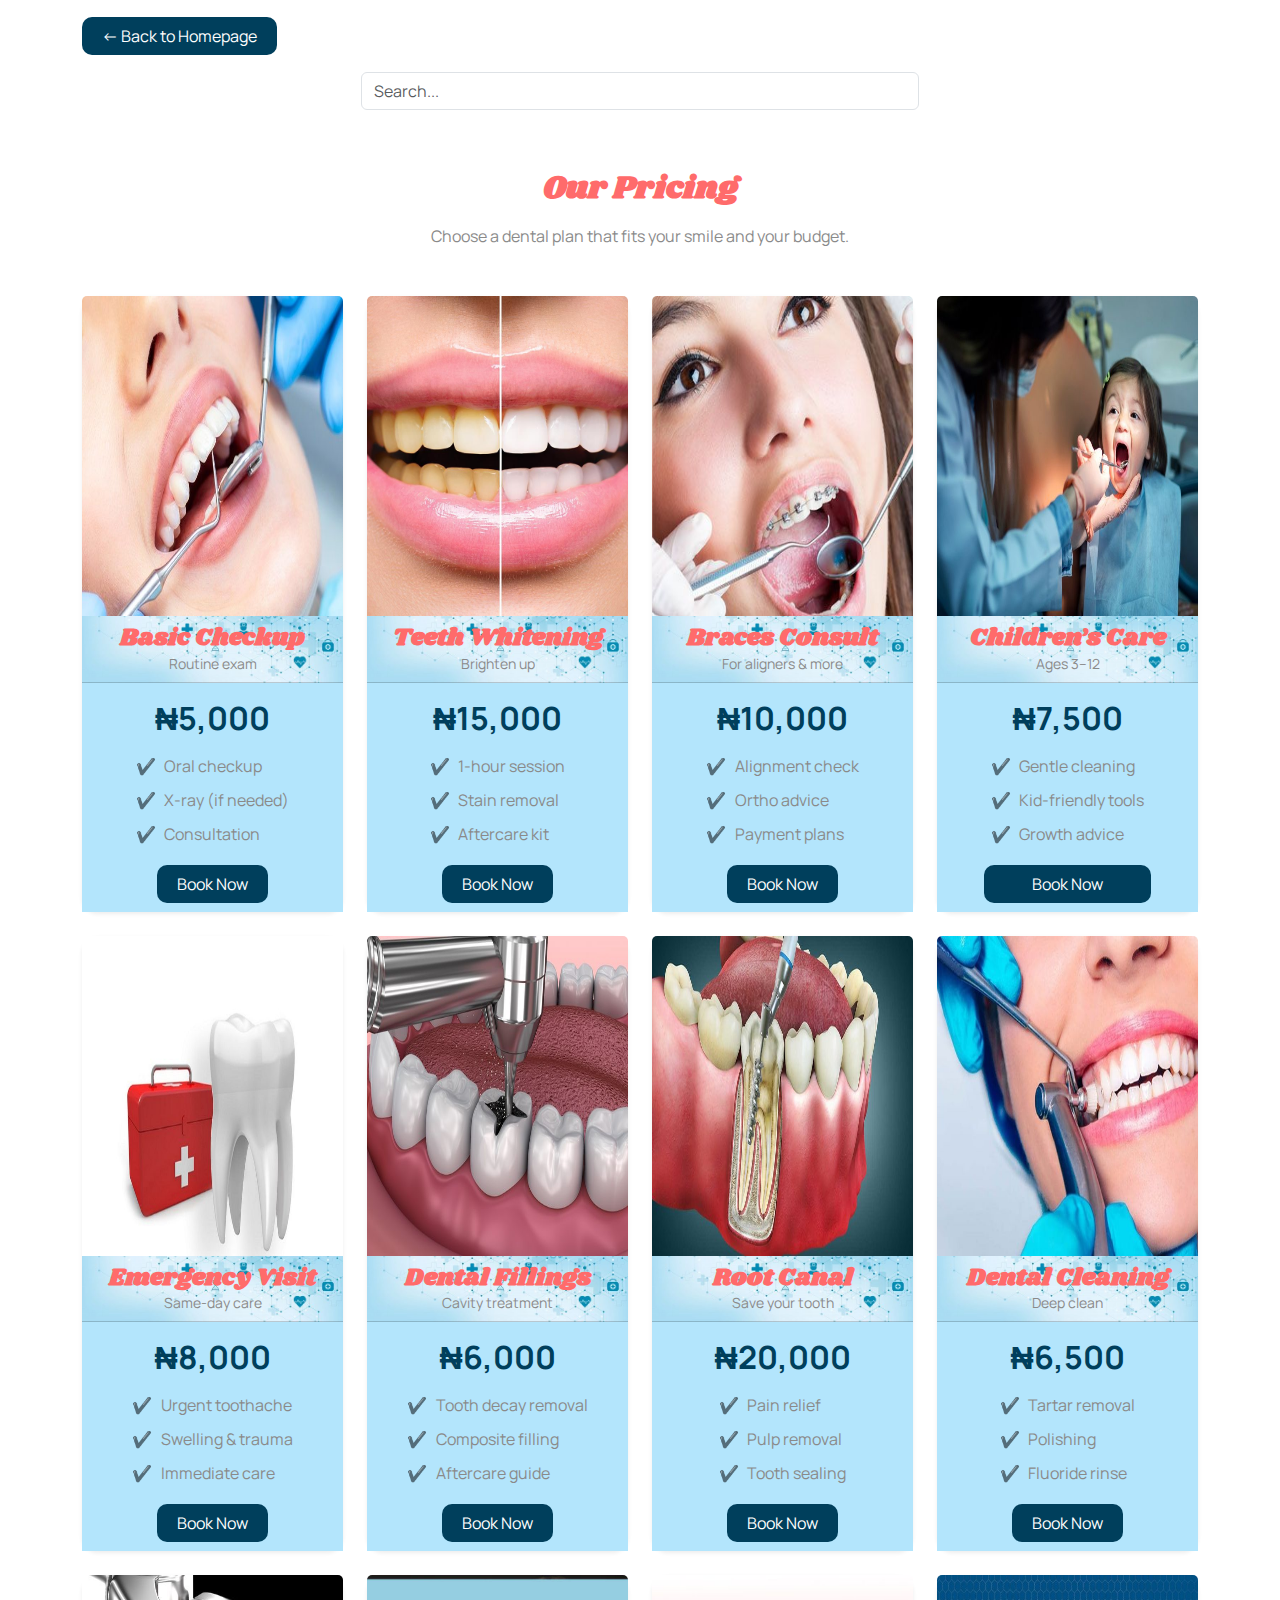
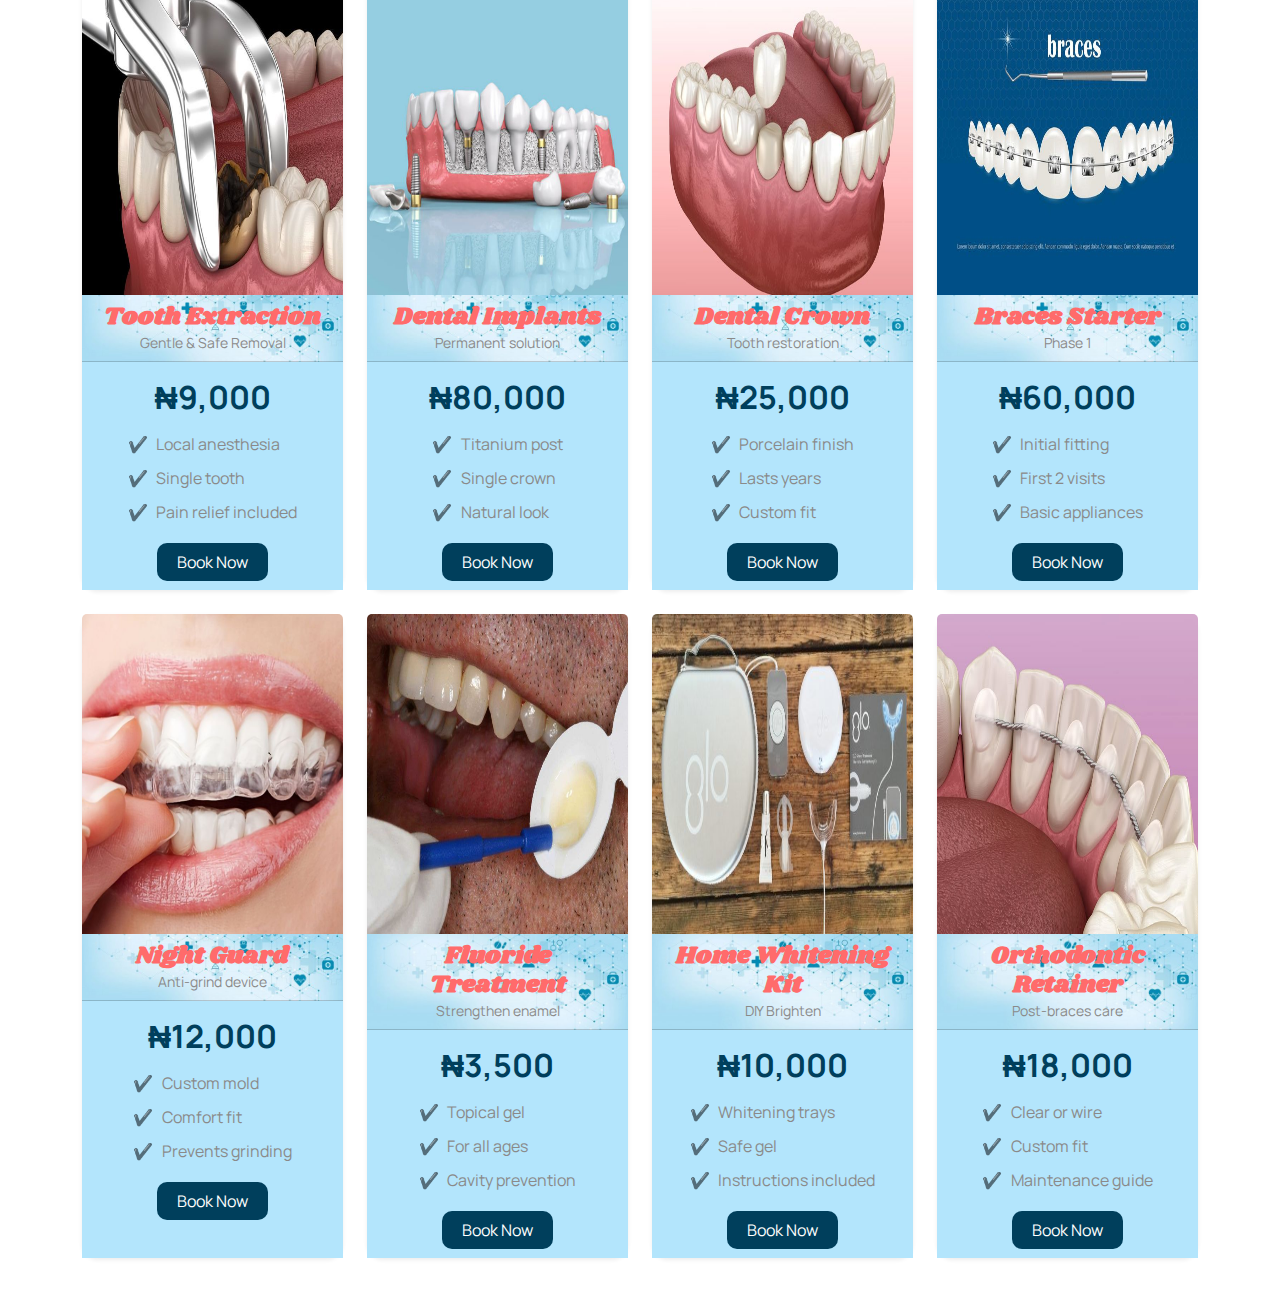
<file: pricing.html>
<!DOCTYPE html>
<html lang="en">
  <head>
    <meta charset="UTF-8" />
    <meta name="viewport" content="width=device-width, initial-scale=1.0" />
    <title>Brilix</title>
    <link rel="stylesheet" href="css/bootstrap.min.css" class="css" />
    <link rel="stylesheet" href="css/style.css" class="css" />
  </head>
  <body>
    <div class="container mt-4">
      <a
        href="index.html"
        class="login-button login-button -sm login-button -secondary mb-3"
        >&larr; Back to Homepage</a
      >

      <input
        type="text"
        id="pricingSearch"
        class="form-control w-50 mx-auto my-4 search-bar"
        placeholder="Search..."
        onkeyup="filterPricing()"
      />
    </div>
    <!-- Pricing -->
    <section class="container my-5">
      <h2 class="section-title text-center mb-3">Our Pricing</h2>
      <p class="text-center sub-section mb-5">
        Choose a dental plan that fits your smile and your budget.
      </p>

      <div class="row justify-content-center g-4">
        <!-- 1. Basic Checkup -->
        <div class="col-md-4 col-lg-3">
          <div class="card pricing-card h-100 shadow-sm border-0">
            <img src="img/dent2.jpg" class="card-img-top" alt="Basic Checkup" />
            <div class="card-header text-center">
              <h4 class="fw-bold mb-0">Basic Checkup</h4>
              <p class="sub-section small mb-0">Routine exam</p>
            </div>
            <div class="card-body text-center">
              <h2 class="price mb-3">₦5,000</h2>
              <ul class="list-unstyled text-start tick-list mx-auto">
                <li>Oral checkup</li>
                <li>X-ray (if needed)</li>
                <li>Consultation</li>
              </ul>
              <a
                href="#contact"
                class="login-button login-button -primary w-100 mt-4"
                >Book Now</a
              >
            </div>
          </div>
        </div>

        <!-- 2. Teeth Whitening -->
        <div class="col-md-4 col-lg-3">
          <div
            class="card pricing-card h-100 shadow-sm border-primary border-2"
          >
            <img
              src="img/teeth whitening.jpg"
              class="card-img-top"
              alt="Teeth Whitening"
            />
            <div class="card-header text-center">
              <h4 class="fw-bold mb-0">Teeth Whitening</h4>
              <p class="sub-section small mb-0">Brighten up</p>
            </div>
            <div class="card-body text-center">
              <h2 class="price mb-3">₦15,000</h2>
              <ul class="list-unstyled text-start tick-list mx-auto">
                <li>1-hour session</li>
                <li>Stain removal</li>
                <li>Aftercare kit</li>
              </ul>
              <a
                href="#contact"
                class="login-button login-button -outline-primary w-100 mt-4"
                >Book Now</a
              >
            </div>
          </div>
        </div>

        <!-- 3. Braces Consultation -->
        <div class="col-md-4 col-lg-3">
          <div class="card pricing-card h-100 shadow-sm border-0">
            <img
              src="img/braces consult.jpg"
              class="card-img-top"
              alt="Braces Consultation"
            />
            <div class="card-header text-center">
              <h4 class="fw-bold mb-0">Braces Consult</h4>
              <p class="sub-section small mb-0">For aligners & more</p>
            </div>
            <div class="card-body text-center">
              <h2 class="price mb-3">₦10,000</h2>
              <ul class="list-unstyled text-start tick-list mx-auto">
                <li>Alignment check</li>
                <li>Ortho advice</li>
                <li>Payment plans</li>
              </ul>
              <a
                href="#contact"
                class="login-button login-button -primary w-100 mt-4"
                >Book Now</a
              >
            </div>
          </div>
        </div>

        <!-- 4. Kids Dental -->
        <div class="col-md-4 col-lg-3">
          <div
            class="card pricing-card h-100 shadow-sm border-success border-2"
          >
            <img
              src="img/kids dental care.jpg"
              class="card-img-top"
              alt="Kids Dental Care"
            />
            <div class="card-header rounded-0 text-center">
              <h4 class="fw-bold mb-0">Children’s Care</h4>
              <p class="sub-section small mb-0">Ages 3–12</p>
            </div>
            <div class="card-body text-center">
              <h2 class="price mb-3">₦7,500</h2>
              <ul class="list-unstyled text-start tick-list mx-auto">
                <li>Gentle cleaning</li>
                <li>Kid-friendly tools</li>
                <li>Growth advice</li>
              </ul>
              <a href="#contact" class="login-button px-5 w-100 mt-4"
                >Book Now</a
              >
            </div>
          </div>
        </div>

        <!-- 5. Emergency -->
        <div class="col-md-4 col-lg-3">
          <div class="card pricing-card h-100 shadow-sm border-danger border-2">
            <img
              src="img/emergency visit.jpg"
              class="card-img-top"
              alt="Emergency Visit"
            />
            <div class="card-header text-center">
              <h4 class="fw-bold mb-0">Emergency Visit</h4>
              <p class="sub-section small mb-0">Same-day care</p>
            </div>
            <div class="card-body text-center">
              <h2 class="price mb-3">₦8,000</h2>
              <ul class="list-unstyled text-start tick-list mx-auto">
                <li>Urgent toothache</li>
                <li>Swelling & trauma</li>
                <li>Immediate care</li>
              </ul>
              <a
                href="index.html#contact"
                class="login-button login-button -outline-danger w-100 mt-4"
                >Book Now</a
              >
            </div>
          </div>
        </div>

        <!-- 6. Dental Fillings -->
        <div class="col-md-4 col-lg-3">
          <div class="card pricing-card h-100 shadow-sm border-info border-2">
            <img
              src="img/dental fillings.jpg"
              class="card-img-top"
              alt="Dental Fillings"
            />
            <div class="card-header text-center">
              <h4 class="fw-bold mb-0">Dental Fillings</h4>
              <p class="sub-section small mb-0">Cavity treatment</p>
            </div>
            <div class="card-body text-center">
              <h2 class="price mb-3">₦6,000</h2>
              <ul class="list-unstyled text-start tick-list mx-auto">
                <li>Tooth decay removal</li>
                <li>Composite filling</li>
                <li>Aftercare guide</li>
              </ul>
              <a
                href="index.html#contact"
                class="login-button login-button -outline-info w-100 mt-4"
                >Book Now</a
              >
            </div>
          </div>
        </div>

        <!-- 7. Root Canal -->
        <div class="col-md-4 col-lg-3">
          <div class="card pricing-card h-100 shadow-sm border-dark border-2">
            <img
              src="img/root canal.jpg"
              class="card-img-top"
              alt="Root Canal"
            />
            <div class="card-header text-center">
              <h4 class="fw-bold mb-0">Root Canal</h4>
              <p class="sub-section small mb-0">Save your tooth</p>
            </div>
            <div class="card-body text-center">
              <h2 class="price mb-3">₦20,000</h2>
              <ul class="list-unstyled text-start tick-list mx-auto">
                <li>Pain relief</li>
                <li>Pulp removal</li>
                <li>Tooth sealing</li>
              </ul>
              <a
                href="index.html#contact"
                class="login-button login-button -outline-dark w-100 mt-4"
                >Book Now</a
              >
            </div>
          </div>
        </div>

        <!-- 8. Dental Cleaning -->
        <div class="col-md-4 col-lg-3">
          <div
            class="card pricing-card h-100 shadow-sm border-secondary border-2"
          >
            <img
              src="img/dental cleaning.jpg"
              class="card-img-top"
              alt="Dental Cleaning"
            />
            <div class="card-header text-center">
              <h4 class="fw-bold mb-0">Dental Cleaning</h4>
              <p class="sub-section small mb-0">Deep clean</p>
            </div>
            <div class="card-body text-center">
              <h2 class="price mb-3">₦6,500</h2>
              <ul class="list-unstyled text-start tick-list mx-auto">
                <li>Tartar removal</li>
                <li>Polishing</li>
                <li>Fluoride rinse</li>
              </ul>
              <a
                href="index.html#contact"
                class="login-button login-button -outline-secondary w-100 mt-4"
                >Book Now</a
              >
            </div>
          </div>
        </div>

        <!-- 9. Tooth Extraction -->
        <div class="col-md-4 col-lg-3">
          <div
            class="card pricing-card h-100 shadow-sm border-warning border-2"
          >
            <img
              src="img/tooth extraction.jpg"
              class="card-img-top"
              alt="Tooth Extraction"
            />
            <div class="card-header text-center">
              <h4 class="fw-bold mb-0">Tooth Extraction</h4>
              <p class="sub-section small mb-0">Gentle & Safe Removal</p>
            </div>
            <div class="card-body text-center">
              <h2 class="price mb-3">₦9,000</h2>
              <ul class="list-unstyled text-start tick-list mx-auto">
                <li>Local anesthesia</li>
                <li>Single tooth</li>
                <li>Pain relief included</li>
              </ul>
              <a
                href="index.html#contact"
                class="login-button login-button -outline-warning w-100 mt-4"
                >Book Now</a
              >
            </div>
          </div>
        </div>

        <!-- 10. Dental Implants -->
        <div class="col-md-4 col-lg-3">
          <div
            class="card pricing-card h-100 shadow-sm border-secondary border-2"
          >
            <img
              src="img/dental implant.jpg"
              class="card-img-top"
              alt="Dental Implants"
            />
            <div class="card-header text-center">
              <h4 class="fw-bold mb-0">Dental Implants</h4>
              <p class="sub-section small mb-0">Permanent solution</p>
            </div>
            <div class="card-body text-center">
              <h2 class="price mb-3">₦80,000</h2>
              <ul class="list-unstyled text-start tick-list mx-auto">
                <li>Titanium post</li>
                <li>Single crown</li>
                <li>Natural look</li>
              </ul>
              <a
                href="index.html#contact"
                class="login-button login-button -outline-secondary w-100 mt-4"
                >Book Now</a
              >
            </div>
          </div>
        </div>

        <!-- 11. Dental Crown -->
        <div class="col-md-4 col-lg-3">
          <div
            class="card pricing-card h-100 shadow-sm border-primary border-2"
          >
            <img
              src="img/dental crown.jpg"
              class="card-img-top"
              alt="Dental Crown"
            />
            <div class="card-header text-center">
              <h4 class="fw-bold mb-0">Dental Crown</h4>
              <p class="sub-section small mb-0">Tooth restoration</p>
            </div>
            <div class="card-body text-center">
              <h2 class="price mb-3">₦25,000</h2>
              <ul class="list-unstyled text-start tick-list mx-auto">
                <li>Porcelain finish</li>
                <li>Lasts years</li>
                <li>Custom fit</li>
              </ul>
              <a
                href="index.html#contact"
                class="login-button login-button -outline-primary w-100 mt-4"
                >Book Now</a
              >
            </div>
          </div>
        </div>

        <!-- 12. Braces (Starter Plan) -->
        <div class="col-md-4 col-lg-3">
          <div
            class="card pricing-card h-100 shadow-sm border-success border-2"
          >
            <img
              src="img/braces stater.jpg"
              class="card-img-top"
              alt="Braces Plan"
            />
            <div class="card-header text-center">
              <h4 class="fw-bold mb-0">Braces Starter</h4>
              <p class="sub-section small mb-0">Phase 1</p>
            </div>
            <div class="card-body text-center">
              <h2 class="price mb-3">₦60,000</h2>
              <ul class="list-unstyled text-start tick-list mx-auto">
                <li>Initial fitting</li>
                <li>First 2 visits</li>
                <li>Basic appliances</li>
              </ul>
              <a
                href="index.html#contact"
                class="login-button login-button -outline-success w-100 mt-4"
                >Book Now</a
              >
            </div>
          </div>
        </div>

        <!-- 13. Night Guards -->
        <div class="col-md-4 col-lg-3">
          <div class="card pricing-card h-100 shadow-sm border-dark border-2">
            <img
              src="img/night guard.jpg"
              class="card-img-top"
              alt="Night Guard"
            />
            <div class="card-header text-center">
              <h4 class="fw-bold mb-0">Night Guard</h4>
              <p class="sub-section small mb-0">Anti-grind device</p>
            </div>
            <div class="card-body text-center">
              <h2 class="price mb-3">₦12,000</h2>
              <ul class="list-unstyled text-start tick-list mx-auto">
                <li>Custom mold</li>
                <li>Comfort fit</li>
                <li>Prevents grinding</li>
              </ul>
              <a
                href="index.html#contact"
                class="login-button login-button -outline-dark w-100 mt-4"
                >Book Now</a
              >
            </div>
          </div>
        </div>

        <!-- 14. Fluoride Treatment -->
        <div class="col-md-4 col-lg-3">
          <div class="card pricing-card h-100 shadow-sm border-info border-2">
            <img
              src="img/fluoride treatment.jpg"
              class="card-img-top"
              alt="Fluoride Treatment"
            />
            <div class="card-header text-center">
              <h4 class="fw-bold mb-0">Fluoride Treatment</h4>
              <p class="sub-section small mb-0">Strengthen enamel</p>
            </div>
            <div class="card-body text-center">
              <h2 class="price mb-3">₦3,500</h2>
              <ul class="list-unstyled text-start tick-list mx-auto">
                <li>Topical gel</li>
                <li>For all ages</li>
                <li>Cavity prevention</li>
              </ul>
              <a
                href="index.html#contact"
                class="login-button login-button -outline-info w-100 mt-4"
                >Book Now</a
              >
            </div>
          </div>
        </div>

        <!-- 15. Whitening Kit (Home Use) -->
        <div class="col-md-4 col-lg-3">
          <div
            class="card pricing-card h-100 shadow-sm border-secondary border-2"
          >
            <img
              src="img/whitening kit.jpg"
              class="card-img-top"
              alt="Whitening Kit"
            />
            <div class="card-header text-center">
              <h4 class="fw-bold mb-0">Home Whitening Kit</h4>
              <p class="sub-section small mb-0">DIY Brighten</p>
            </div>
            <div class="card-body text-center">
              <h2 class="price mb-3">₦10,000</h2>
              <ul class="list-unstyled text-start tick-list mx-auto">
                <li>Whitening trays</li>
                <li>Safe gel</li>
                <li>Instructions included</li>
              </ul>
              <a
                href="index.html#contact"
                class="login-button login-button -outline-secondary w-100 mt-4"
                >Book Now</a
              >
            </div>
          </div>
        </div>

        <!-- 16. Orthodontic Retainer -->
        <div class="col-md-4 col-lg-3">
          <div
            class="card pricing-card h-100 shadow-sm border-primary border-2"
          >
            <img
              src="img/orthodontic retainer.jpg"
              class="card-img-top"
              alt="Retainer"
            />
            <div class="card-header text-center">
              <h4 class="fw-bold mb-0">Orthodontic Retainer</h4>
              <p class="sub-section small mb-0">Post-braces care</p>
            </div>
            <div class="card-body text-center">
              <h2 class="price mb-3">₦18,000</h2>
              <ul class="list-unstyled text-start tick-list mx-auto">
                <li>Clear or wire</li>
                <li>Custom fit</li>
                <li>Maintenance guide</li>
              </ul>
              <a
                href="index.html#contact"
                class="login-button login-button -outline-primary w-100 mt-4"
                >Book Now</a
              >
            </div>
          </div>
        </div>
      </div>
    </section>
    <script src="js/bootstrap.min.js"></script>
    <script src="js/script.js"></script>
  </body>
</html>
</file>
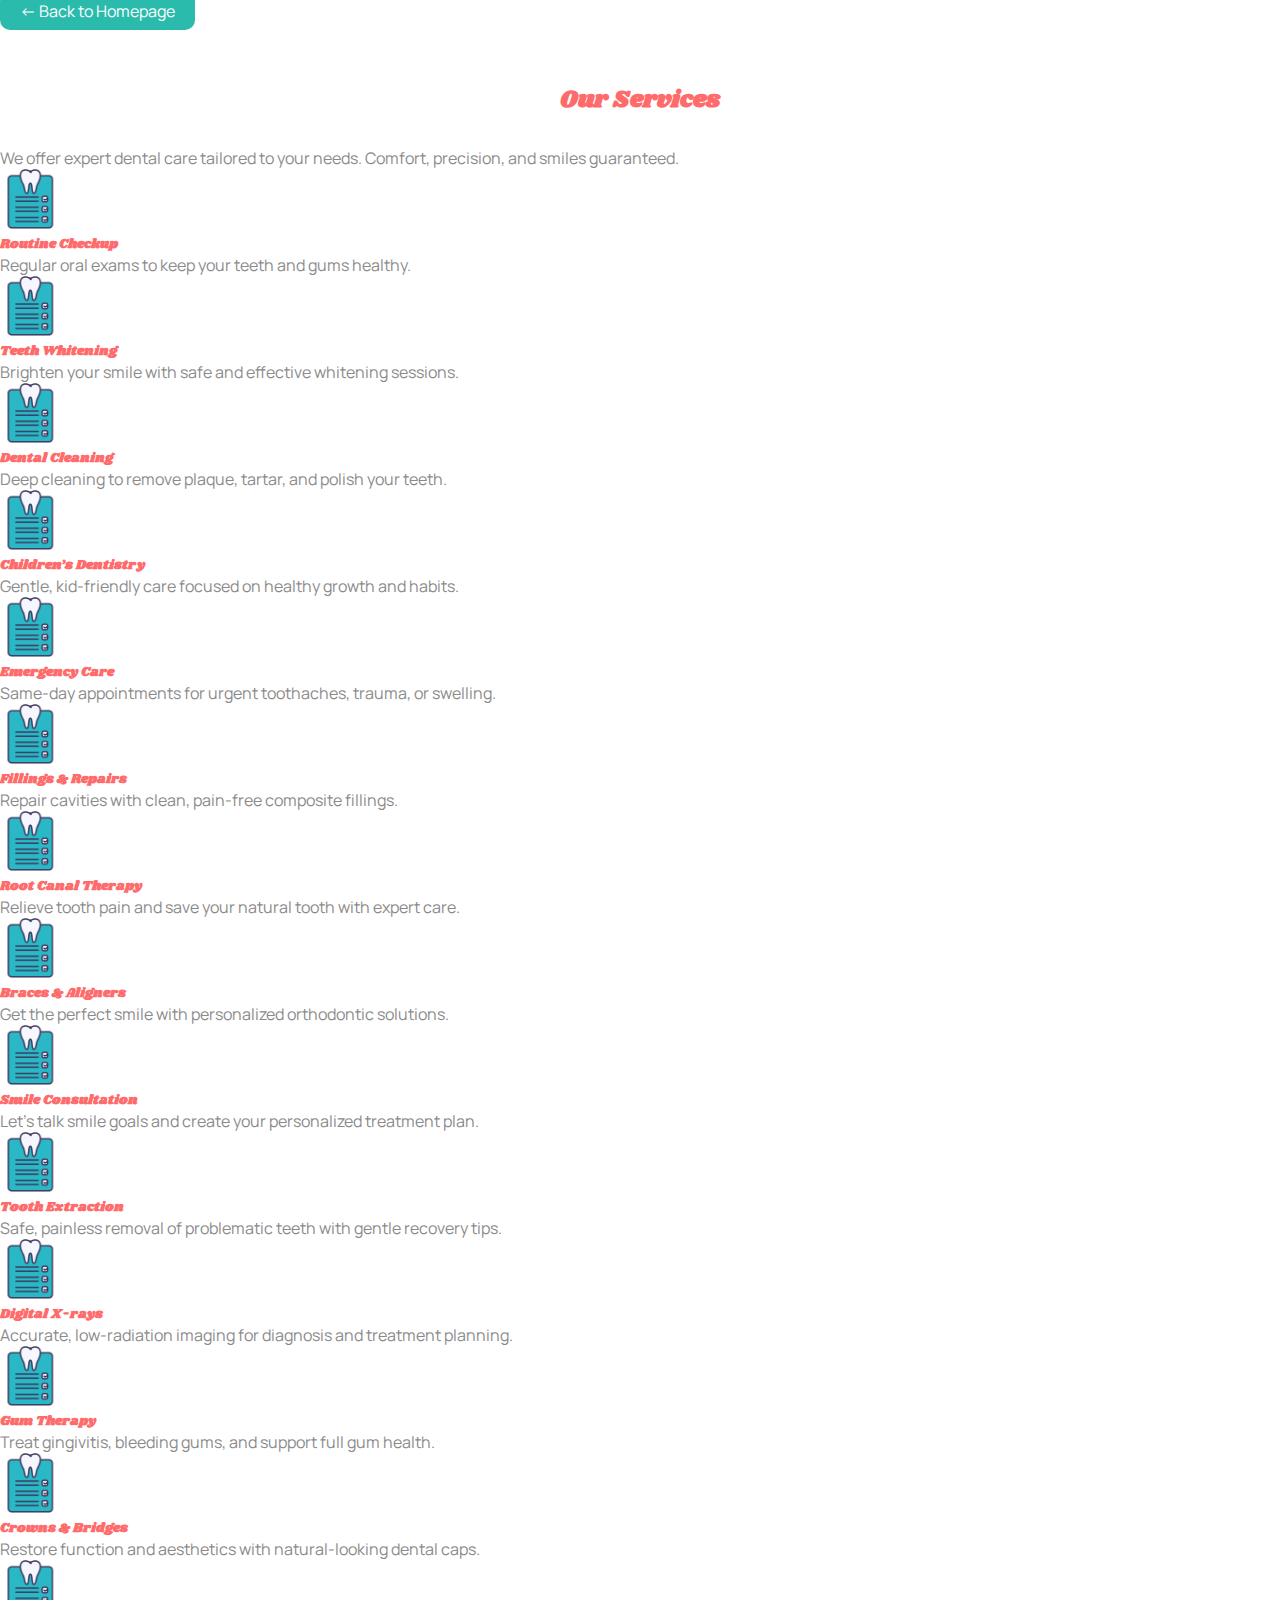
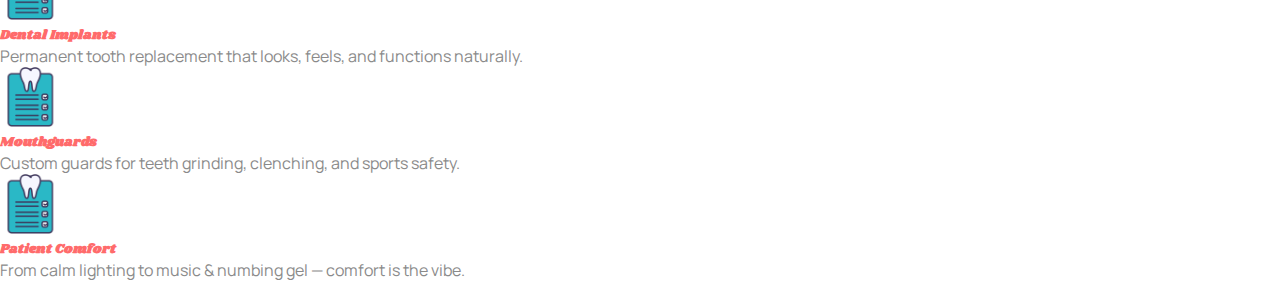
<file: service.html>
<!DOCTYPE html>
<html lang="en">
  <head>
    <meta charset="UTF-8" />
    <meta name="viewport" content="width=device-width, initial-scale=1.0" />
    <title>Brilix</title>
    <!-- <link rel="stylesheet" href="css/bootstrap.min.css" class="css" /> -->
    <link
      href="https://cdn.jsdelivr.net/npm/bootstrap@5.3.7/dist/css/bootstrap.min.css"
      rel="stylesheet"
      integrity="sha384-LN+7fdVzj6u52u30Kp6M/trliBMCMKTyK833zpbD+pXdCLuTusPj697FH4R/5mcr"
      crossorigin="anonymous"
    />
    <script
      src="https://cdn.jsdelivr.net/npm/bootstrap@5.3.7/dist/js/bootstrap.bundle.min.js"
      integrity="sha384-ndDqU0Gzau9qJ1lfW4pNLlhNTkCfHzAVBReH9diLvGRem5+R9g2FzA8ZGN954O5Q"
      crossorigin="anonymous"
    ></script>
    <link rel="stylesheet" href="css/style.css" class="css" />
  </head>
  <body>
    <!-- Back button -->
    <div class="container mt-4">
      <a
        href="index.html"
        class="login-button login-button -sm login-button -secondary mb-3"
        >&larr; Back to Homepage</a
      >
    </div>

    <!-- Full pricing section -->
    <section class="container my-5" id="services">
      <h2 class="section-title text-center mb-3">Our Services</h2>
      <p class="text-center sub-section mb-5">
        We offer expert dental care tailored to your needs. Comfort, precision,
        and smiles guaranteed.
      </p>

      <div class="row g-4 justify-content-center">
        <!-- Service 1 -->
        <div class="col-md-4 col-lg-3">
          <div
            class="card h-100 shadow-sm service-card border-0 text-center p-3"
          >
            <img
              src="img/icon1.jpg"
              alt="Checkup Icon"
              class="mx-auto mb-3"
              style="width: 60px"
            />
            <h5 class="fw-bold">Routine Checkup</h5>
            <p class="sub-section small">
              Regular oral exams to keep your teeth and gums healthy.
            </p>
          </div>
        </div>

        <!-- Service 2 -->
        <div class="col-md-4 col-lg-3">
          <div
            class="card h-100 shadow-sm service-card border-0 text-center p-3"
          >
            <img
              src="img/icon1.jpg"
              alt="Whitening Icon"
              class="mx-auto mb-3"
              style="width: 60px"
            />
            <h5 class="fw-bold">Teeth Whitening</h5>
            <p class="sub-section small">
              Brighten your smile with safe and effective whitening sessions.
            </p>
          </div>
        </div>

        <!-- Service 3 -->
        <div class="col-md-4 col-lg-3">
          <div
            class="card h-100 shadow-sm service-card border-0 text-center p-3"
          >
            <img
              src="img/icon1.jpg"
              alt="Cleaning Icon"
              class="mx-auto mb-3"
              style="width: 60px"
            />
            <h5 class="fw-bold">Dental Cleaning</h5>
            <p class="sub-section small">
              Deep cleaning to remove plaque, tartar, and polish your teeth.
            </p>
          </div>
        </div>

        <!-- Service 4 -->
        <div class="col-md-4 col-lg-3">
          <div
            class="card h-100 shadow-sm service-card border-0 text-center p-3"
          >
            <img
              src="img/icon1.jpg"
              alt="Kids Icon"
              class="mx-auto mb-3"
              style="width: 60px"
            />
            <h5 class="fw-bold">Children’s Dentistry</h5>
            <p class="sub-section small">
              Gentle, kid-friendly care focused on healthy growth and habits.
            </p>
          </div>
        </div>

        <!-- Service 5 -->
        <div class="col-md-4 col-lg-3">
          <div
            class="card h-100 shadow-sm service-card border-0 text-center p-3"
          >
            <img
              src="img/icon1.jpg"
              alt="Emergency Icon"
              class="mx-auto mb-3"
              style="width: 60px"
            />
            <h5 class="fw-bold">Emergency Care</h5>
            <p class="sub-section small">
              Same-day appointments for urgent toothaches, trauma, or swelling.
            </p>
          </div>
        </div>

        <!-- Service 6 -->
        <div class="col-md-4 col-lg-3">
          <div
            class="card h-100 shadow-sm service-card border-0 text-center p-3"
          >
            <img
              src="img/icon1.jpg"
              alt="Filling Icon"
              class="mx-auto mb-3"
              style="width: 60px"
            />
            <h5 class="fw-bold">Fillings & Repairs</h5>
            <p class="sub-section small">
              Repair cavities with clean, pain-free composite fillings.
            </p>
          </div>
        </div>

        <!-- Service 7 -->
        <div class="col-md-4 col-lg-3">
          <div
            class="card h-100 shadow-sm service-card border-0 text-center p-3"
          >
            <img
              src="img/icon1.jpg"
              alt="Root Canal Icon"
              class="mx-auto mb-3"
              style="width: 60px"
            />
            <h5 class="fw-bold">Root Canal Therapy</h5>
            <p class="sub-section small">
              Relieve tooth pain and save your natural tooth with expert care.
            </p>
          </div>
        </div>

        <!-- Service 8 -->
        <div class="col-md-4 col-lg-3">
          <div
            class="card h-100 shadow-sm service-card border-0 text-center p-3"
          >
            <img
              src="img/icon1.jpg"
              alt="Braces Icon"
              class="mx-auto mb-3"
              style="width: 60px"
            />
            <h5 class="fw-bold">Braces & Aligners</h5>
            <p class="sub-section small">
              Get the perfect smile with personalized orthodontic solutions.
            </p>
          </div>
        </div>

        <!-- Service 9 -->
        <div class="col-md-4 col-lg-3">
          <div
            class="card h-100 shadow-sm service-card border-0 text-center p-3"
          >
            <img
              src="img/icon1.jpg"
              alt="Consultation Icon"
              class="mx-auto mb-3"
              style="width: 60px"
            />
            <h5 class="fw-bold">Smile Consultation</h5>
            <p class="sub-section small">
              Let’s talk smile goals and create your personalized treatment
              plan.
            </p>
          </div>
        </div>

        <!-- Service 10 -->
        <div class="col-md-4 col-lg-3">
          <div
            class="card h-100 shadow-sm service-card border-0 text-center p-3"
          >
            <img
              src="img/icon1.jpg"
              alt="Extraction Icon"
              class="mx-auto mb-3"
              style="width: 60px"
            />
            <h5 class="fw-bold">Tooth Extraction</h5>
            <p class="sub-section small">
              Safe, painless removal of problematic teeth with gentle recovery
              tips.
            </p>
          </div>
        </div>

        <!-- Service 11 -->
        <div class="col-md-4 col-lg-3">
          <div
            class="card h-100 shadow-sm service-card border-0 text-center p-3"
          >
            <img
              src="img/icon1.jpg"
              alt="X-ray Icon"
              class="mx-auto mb-3"
              style="width: 60px"
            />
            <h5 class="fw-bold">Digital X-rays</h5>
            <p class="sub-section small">
              Accurate, low-radiation imaging for diagnosis and treatment
              planning.
            </p>
          </div>
        </div>

        <!-- Service 12 -->
        <div class="col-md-4 col-lg-3">
          <div
            class="card h-100 shadow-sm service-card border-0 text-center p-3"
          >
            <img
              src="img/icon1.jpg"
              alt="Gum Icon"
              class="mx-auto mb-3"
              style="width: 60px"
            />
            <h5 class="fw-bold">Gum Therapy</h5>
            <p class="sub-section small">
              Treat gingivitis, bleeding gums, and support full gum health.
            </p>
          </div>
        </div>

        <!-- Service 13 -->
        <div class="col-md-4 col-lg-3">
          <div
            class="card h-100 shadow-sm service-card border-0 text-center p-3"
          >
            <img
              src="img/icon1.jpg"
              alt="Crown Icon"
              class="mx-auto mb-3"
              style="width: 60px"
            />
            <h5 class="fw-bold">Crowns & Bridges</h5>
            <p class="sub-section small">
              Restore function and aesthetics with natural-looking dental caps.
            </p>
          </div>
        </div>

        <!-- Service 14 -->
        <div class="col-md-4 col-lg-3">
          <div
            class="card h-100 shadow-sm service-card border-0 text-center p-3"
          >
            <img
              src="img/icon1.jpg"
              alt="Implants Icon"
              class="mx-auto mb-3"
              style="width: 60px"
            />
            <h5 class="fw-bold">Dental Implants</h5>
            <p class="sub-section small">
              Permanent tooth replacement that looks, feels, and functions
              naturally.
            </p>
          </div>
        </div>

        <!-- Service 15 -->
        <div class="col-md-4 col-lg-3">
          <div
            class="card h-100 shadow-sm service-card border-0 text-center p-3"
          >
            <img
              src="img/icon1.jpg"
              alt="Night Guard Icon"
              class="mx-auto mb-3"
              style="width: 60px"
            />
            <h5 class="fw-bold">Mouthguards</h5>
            <p class="sub-section small">
              Custom guards for teeth grinding, clenching, and sports safety.
            </p>
          </div>
        </div>

        <!-- Service 16 -->
        <div class="col-md-4 col-lg-3">
          <div
            class="card h-100 shadow-sm service-card border-0 text-center p-3"
          >
            <img
              src="img/icon1.jpg"
              alt="Patient Comfort Icon"
              class="mx-auto mb-3"
              style="width: 60px"
            />
            <h5 class="fw-bold">Patient Comfort</h5>
            <p class="sub-section small">
              From calm lighting to music & numbing gel — comfort is the vibe.
            </p>
          </div>
        </div>
      </div>
    </section>

    <!-- <script src="js/bootstrap.min.js"></script> -->
    <script src="js/script.js"></script>
  </body>
</html>
</file>
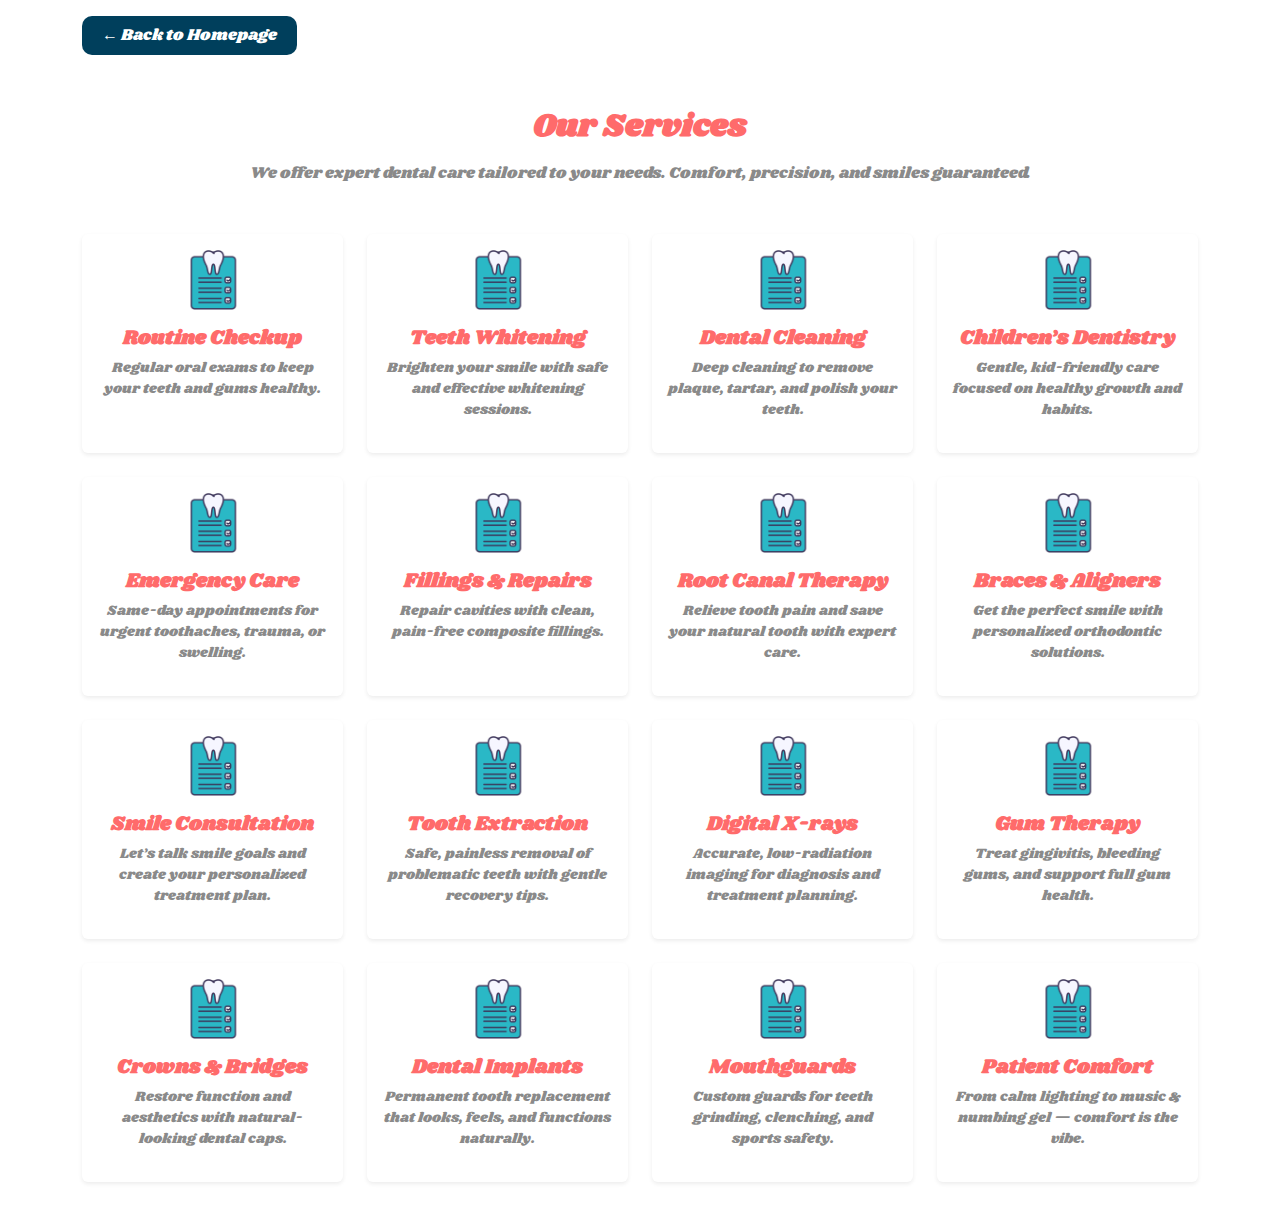
<file: BRILIX/service.html>
<!DOCTYPE html>
<html lang="en">
  <head>
    <meta charset="UTF-8" />
    <meta name="viewport" content="width=device-width, initial-scale=1.0" />
    <title>Brilix</title>
    <link rel="stylesheet" href="css/bootstrap.min.css" class="css" />
    <link rel="stylesheet" href="css/style.css" class="css" />
  </head>
  <body>
    <!-- Back button -->
    <div class="container mt-4">
      <a
        href="index.html"
        class="login-button login-button -sm login-button -secondary mb-3"
        >&larr; Back to Homepage</a
      >
    </div>

    <!-- Full pricing section -->
    <section class="container my-5" id="services">
      <h2 class="section-title text-center mb-3">Our Services</h2>
      <p class="text-center sub-section mb-5">
        We offer expert dental care tailored to your needs. Comfort, precision,
        and smiles guaranteed.
      </p>

      <div class="row g-4 justify-content-center">
        <!-- Service 1 -->
        <div class="col-md-4 col-lg-3">
          <div
            class="card h-100 shadow-sm service-card border-0 text-center p-3"
          >
            <img
              src="img/icon1.jpg"
              alt="Checkup Icon"
              class="mx-auto mb-3"
              style="width: 60px"
            />
            <h5 class="fw-bold">Routine Checkup</h5>
            <p class="sub-section small">
              Regular oral exams to keep your teeth and gums healthy.
            </p>
          </div>
        </div>

        <!-- Service 2 -->
        <div class="col-md-4 col-lg-3">
          <div
            class="card h-100 shadow-sm service-card border-0 text-center p-3"
          >
            <img
              src="img/icon1.jpg"
              alt="Whitening Icon"
              class="mx-auto mb-3"
              style="width: 60px"
            />
            <h5 class="fw-bold">Teeth Whitening</h5>
            <p class="sub-section small">
              Brighten your smile with safe and effective whitening sessions.
            </p>
          </div>
        </div>

        <!-- Service 3 -->
        <div class="col-md-4 col-lg-3">
          <div
            class="card h-100 shadow-sm service-card border-0 text-center p-3"
          >
            <img
              src="img/icon1.jpg"
              alt="Cleaning Icon"
              class="mx-auto mb-3"
              style="width: 60px"
            />
            <h5 class="fw-bold">Dental Cleaning</h5>
            <p class="sub-section small">
              Deep cleaning to remove plaque, tartar, and polish your teeth.
            </p>
          </div>
        </div>

        <!-- Service 4 -->
        <div class="col-md-4 col-lg-3">
          <div
            class="card h-100 shadow-sm service-card border-0 text-center p-3"
          >
            <img
              src="img/icon1.jpg"
              alt="Kids Icon"
              class="mx-auto mb-3"
              style="width: 60px"
            />
            <h5 class="fw-bold">Children’s Dentistry</h5>
            <p class="sub-section small">
              Gentle, kid-friendly care focused on healthy growth and habits.
            </p>
          </div>
        </div>

        <!-- Service 5 -->
        <div class="col-md-4 col-lg-3">
          <div
            class="card h-100 shadow-sm service-card border-0 text-center p-3"
          >
            <img
              src="img/icon1.jpg"
              alt="Emergency Icon"
              class="mx-auto mb-3"
              style="width: 60px"
            />
            <h5 class="fw-bold">Emergency Care</h5>
            <p class="sub-section small">
              Same-day appointments for urgent toothaches, trauma, or swelling.
            </p>
          </div>
        </div>

        <!-- Service 6 -->
        <div class="col-md-4 col-lg-3">
          <div
            class="card h-100 shadow-sm service-card border-0 text-center p-3"
          >
            <img
              src="img/icon1.jpg"
              alt="Filling Icon"
              class="mx-auto mb-3"
              style="width: 60px"
            />
            <h5 class="fw-bold">Fillings & Repairs</h5>
            <p class="sub-section small">
              Repair cavities with clean, pain-free composite fillings.
            </p>
          </div>
        </div>

        <!-- Service 7 -->
        <div class="col-md-4 col-lg-3">
          <div
            class="card h-100 shadow-sm service-card border-0 text-center p-3"
          >
            <img
              src="img/icon1.jpg"
              alt="Root Canal Icon"
              class="mx-auto mb-3"
              style="width: 60px"
            />
            <h5 class="fw-bold">Root Canal Therapy</h5>
            <p class="sub-section small">
              Relieve tooth pain and save your natural tooth with expert care.
            </p>
          </div>
        </div>

        <!-- Service 8 -->
        <div class="col-md-4 col-lg-3">
          <div
            class="card h-100 shadow-sm service-card border-0 text-center p-3"
          >
            <img
              src="img/icon1.jpg"
              alt="Braces Icon"
              class="mx-auto mb-3"
              style="width: 60px"
            />
            <h5 class="fw-bold">Braces & Aligners</h5>
            <p class="sub-section small">
              Get the perfect smile with personalized orthodontic solutions.
            </p>
          </div>
        </div>

        <!-- Service 9 -->
        <div class="col-md-4 col-lg-3">
          <div
            class="card h-100 shadow-sm service-card border-0 text-center p-3"
          >
            <img
              src="img/icon1.jpg"
              alt="Consultation Icon"
              class="mx-auto mb-3"
              style="width: 60px"
            />
            <h5 class="fw-bold">Smile Consultation</h5>
            <p class="sub-section small">
              Let’s talk smile goals and create your personalized treatment
              plan.
            </p>
          </div>
        </div>

        <!-- Service 10 -->
        <div class="col-md-4 col-lg-3">
          <div
            class="card h-100 shadow-sm service-card border-0 text-center p-3"
          >
            <img
              src="img/icon1.jpg"
              alt="Extraction Icon"
              class="mx-auto mb-3"
              style="width: 60px"
            />
            <h5 class="fw-bold">Tooth Extraction</h5>
            <p class="sub-section small">
              Safe, painless removal of problematic teeth with gentle recovery
              tips.
            </p>
          </div>
        </div>

        <!-- Service 11 -->
        <div class="col-md-4 col-lg-3">
          <div
            class="card h-100 shadow-sm service-card border-0 text-center p-3"
          >
            <img
              src="img/icon1.jpg"
              alt="X-ray Icon"
              class="mx-auto mb-3"
              style="width: 60px"
            />
            <h5 class="fw-bold">Digital X-rays</h5>
            <p class="sub-section small">
              Accurate, low-radiation imaging for diagnosis and treatment
              planning.
            </p>
          </div>
        </div>

        <!-- Service 12 -->
        <div class="col-md-4 col-lg-3">
          <div
            class="card h-100 shadow-sm service-card border-0 text-center p-3"
          >
            <img
              src="img/icon1.jpg"
              alt="Gum Icon"
              class="mx-auto mb-3"
              style="width: 60px"
            />
            <h5 class="fw-bold">Gum Therapy</h5>
            <p class="sub-section small">
              Treat gingivitis, bleeding gums, and support full gum health.
            </p>
          </div>
        </div>

        <!-- Service 13 -->
        <div class="col-md-4 col-lg-3">
          <div
            class="card h-100 shadow-sm service-card border-0 text-center p-3"
          >
            <img
              src="img/icon1.jpg"
              alt="Crown Icon"
              class="mx-auto mb-3"
              style="width: 60px"
            />
            <h5 class="fw-bold">Crowns & Bridges</h5>
            <p class="sub-section small">
              Restore function and aesthetics with natural-looking dental caps.
            </p>
          </div>
        </div>

        <!-- Service 14 -->
        <div class="col-md-4 col-lg-3">
          <div
            class="card h-100 shadow-sm service-card border-0 text-center p-3"
          >
            <img
              src="img/icon1.jpg"
              alt="Implants Icon"
              class="mx-auto mb-3"
              style="width: 60px"
            />
            <h5 class="fw-bold">Dental Implants</h5>
            <p class="sub-section small">
              Permanent tooth replacement that looks, feels, and functions
              naturally.
            </p>
          </div>
        </div>

        <!-- Service 15 -->
        <div class="col-md-4 col-lg-3">
          <div
            class="card h-100 shadow-sm service-card border-0 text-center p-3"
          >
            <img
              src="img/icon1.jpg"
              alt="Night Guard Icon"
              class="mx-auto mb-3"
              style="width: 60px"
            />
            <h5 class="fw-bold">Mouthguards</h5>
            <p class="sub-section small">
              Custom guards for teeth grinding, clenching, and sports safety.
            </p>
          </div>
        </div>

        <!-- Service 16 -->
        <div class="col-md-4 col-lg-3">
          <div
            class="card h-100 shadow-sm service-card border-0 text-center p-3"
          >
            <img
              src="img/icon1.jpg"
              alt="Patient Comfort Icon"
              class="mx-auto mb-3"
              style="width: 60px"
            />
            <h5 class="fw-bold">Patient Comfort</h5>
            <p class="sub-section small">
              From calm lighting to music & numbing gel — comfort is the vibe.
            </p>
          </div>
        </div>
      </div>
    </section>

    <script src="js/bootstrap.min.js"></script>
    <script src="js/script.js"></script>
  </body>
</html>
</file>
<file: css/style.css>
@import url("https://fonts.googleapis.com/css2?family=Shrikhand&display=swap");
@import url("https://fonts.googleapis.com/css2?family=Manrope:wght@200..800&display=swap");

* {
  padding: 0;
  margin: 0;
  box-sizing: border-box;
  font-family: "Manrope", sans-serif;
}
:root {
  --White: #ffffff;
  --MintGreen: #d1f0e1;
  --TealGreen: #2bbbad;
  --SkyBlue: #b3e5fc;
  --DeepNavy: #003f5c;
  --SoftWhite: #f9f9f9;
  --WarmGray: #8a8a8a;
  --LightCoral: #ff6b6b;
  --Gray: #e0e0e0;
}
body {
  font-family: "Manrope", sans-serif;
  font-optical-sizing: auto;
  font-weight: 400;
  font-style: normal;
}
.navbar {
  background-color: var(--SoftWhite);
  height: 5rem;
  margin: 2rem;
  border-radius: 1rem;
  padding: 0.5rem;
  /* top: 0; */
  position: sticky;
}
.tooth {
  font-size: 150%;
}
.navbar-brand {
  font-size: 150%;
  color: var(--DeepNavy);
  font-family: "Shrikhand", serif;
  font-weight: 400;
  font-style: normal;
}
.login-button {
  color: var(--White);
  background: var(--DeepNavy);
  font-size: 1rem;
  padding: 8px 20px;
  border-radius: 10px;
  text-decoration: none;
  transition: 0.5s background-color ease-in-out;
  border: none;
}
.login-button:hover {
  background: var(--TealGreen);
}
.login-button:active {
  background: var(--SkyBlue);
}
.navbar-toggler {
  border: none;
  font-size: 1.25rem;
}
.navbar-toggler:focus {
  box-shadow: none;
  outline: none;
}
.nav-link {
  color: var(--DeepNavy);
  font-weight: 500;
  position: relative;
  transition: 0.3s color ease-in-out, 0.5s letter-spacing ease-in-out;
}
.nav-link:hover,
.nav-link.active {
  color: var(--TealGreen);
  letter-spacing: 1px;
}
@media (min-width: 991px) {
  .nav-link::before {
    content: "";
    position: absolute;
    bottom: 0;
    left: 50%;
    transform: translateX(-50%);
    width: 0;
    height: 2px;
    /* background-image: linear-gradient(to right, var(--Sky-Blue), var(--Navy)); */
    visibility: hidden;
    transition: 0.3s ease-in-out;
  }
  .nav-link:hover::before,
  .nav-link.active::before {
    width: 100%;
    visibility: visible;
  }
  .hero-section {
    background: url(../img/dent-L.jpg) no-repeat center;
    background-size: cover;
    height: 100vh;
    padding: 80px 0;
    text-align: center;
    margin-top: -9rem;
  }
}
@media (max-width: 990px) {
  .hero-section {
    background: url(../img/dent-S.jpg) no-repeat center;
    background-size: cover;
    height: 100vh;
    width: 100%;
    margin-top: -9rem;
    /* padding: 80px 0; */
    text-align: center;
  }
}
.hero-section::before {
  background-color: rgba(0, 0, 0, 0.6);
  height: 100vh;
  content: "";
  position: absolute;
  top: 0;
  right: 0;
  bottom: 0;
  left: 0;
}
.hero-section .container {
  height: 100vh;
  z-index: 1;
  position: relative;
  text-transform: uppercase;
  color: var(--White);
}
.hero-section h1 {
  font-size: 3rem;
  font-weight: 900;
  word-spacing: 3px;
  transition: word-spacing 0.5s ease-in-out, transform 0.5s 0.5s ease-in-out;
  font-weight: bold;
  margin-bottom: 20px;
  font-family: "Shrikhand", serif;
  /* text-align: center; */
}
.hero-section h1:hover {
  word-spacing: 12px;
  transform: translateX(-1x);
}
.hero-section h5 {
  margin-bottom: 15px;
  transition: font-size 0.5s ease-in-out;
  font-weight: 900;
  font-size: 1.3rem;
  margin-bottom: 30px;
  line-height: 2rem;
}
.hero-section h5:hover {
  font-size: 1.4rem;
}
/* keep */
.section-title {
  margin-top: 60px;
  margin-bottom: 30px;
  text-align: center;
  font-weight: bold;
  color: var(--LightCoral);
  font-family: "Shrikhand", serif;
}
.card-body {
  background-color: var(--SkyBlue);
}
/* end keep */
/* about */
.card-img-top {
  height: 260px;
  object-fit: contain;
}
.team-img {
  height: 260px;
  object-fit: contain;
}
small {
  color: var(--TealGreen);
}
.fw-bold {
  color: var(--LightCoral);
  font-family: "Shrikhand", serif;
}
/* Pricing */
.pricing-card {
  transition: all 0.3s ease;
  border-radius: 16px;
  border: none;
}

.pricing-card:hover {
  transform: translateY(-5px);
  box-shadow: 0 10px 25px rgba(0, 0, 0, 0.07);
}
.card-header {
  background: url(../img/back2.jpg) no-repeat center;
  background-size: cover;
}
.price {
  color: var(--DeepNavy);
  font-weight: bold;
  font-size: 2rem;
}

.tick-list {
  display: table;
  color: var(--WarmGray);
}

.tick-list li {
  position: relative;
  padding-left: 1.8em;
  margin-bottom: 10px;
  text-align: left;
}

.tick-list li::before {
  content: "✔️";
  position: absolute;
  left: 0;
  top: 0;
  color: #2f4156;
  font-weight: bold;
}

/* blog and testimonies*/
.blog-scroll {
  scroll-snap-type: x mandatory;
  scroll-behavior: smooth;
  padding: 1rem;
  border-radius: 12px;
}

.blog-scroll .card {
  scroll-snap-align: start;
  border-radius: 12px;
  overflow: hidden;
  transition: 0.3s ease;
}

.blog-scroll .card:hover {
  transform: translateY(-5px);
  box-shadow: 0 10px 20px rgba(0, 0, 0, 0.1);
}

.card-title {
  font-size: 1rem;
  color: var(--LightCoral);
  font-weight: 100;
  font-family: "Shrikhand", serif;
}

.card-img-top {
  object-fit: fill;
  height: 20rem;
}
.team-img {
  object-fit: contain;
  height: 20rem;
}
.modal-title {
  color: var(--LightCoral);
}
.modal-header {
  color: var(--MintGreen);
}
.modal-body {
  background-color: var(--TealGreen);
  color: var(--Gray);
}
.blog-scroll::-webkit-scrollbar {
  height: 0.7rem;
}

.blog-scroll::-webkit-scrollbar-track {
  background: var(--Gray);
  border-radius: 10px;
}

.blog-scroll::-webkit-scrollbar-thumb {
  background-color: var(--DeepNavy);
  border-radius: 10px;
  border: 2px solid transparent;
  background-clip: content-box;
}
.scroll-container::-webkit-scrollbar {
  height: 8px;
}
.scroll-container::-webkit-scrollbar-thumb {
  background: #0d6efd;
  border-radius: 10px;
}
.scroll-container::-webkit-scrollbar-track {
  background: #e9ecef;
}
.testimonial {
  background: var(--TealGreen);
  border-left: 5px solid var(--DeepNavy);
  font-style: italic;
  color: var(--DeepNavy);
  box-shadow: 0 2px 8px rgba(0, 0, 0, 0.05);
}
.sub-section {
  color: var(--WarmGray);
}
/* contact */
.contact-section label {
  font-weight: 500;
  color: var(--DeepNavy);
}

.form-control:focus,
.form-select:focus {
  border-color: var(--TealGreen);
  box-shadow: 0 0 0 0.2rem rgba(25, 135, 84, 0.25);
}

.btn-success {
  background-color: var(--TealGreen);
  border: none;
}

.btn-success:hover {
  background-color: var(--TealGreen);
}

.alert {
  animation: fadeInUp 0.6s ease-in-out;
}
@keyframes fadeInUp {
  from {
    transform: translateY(20px);
    opacity: 0;
  }
  to {
    transform: translateY(0);
    opacity: 1;
  }
}
/* footer */
footer a:hover {
  color: var(--TealGreen); /* Mint highlight on hover */
  text-decoration: underline;
}

footer h5,
footer h6 {
  color: var(--White);
}
</file>
<file: BRILIX/css/style.css>
@import url("https://fonts.googleapis.com/css2?family=Shrikhand&display=swap");
* {
  padding: 0;
  margin: 0;
  box-sizing: border-box;
  font-family: "Shrikhand", serif;
}
:root {
  --White: #ffffff;
  --MintGreen: #d1f0e1;
  --TealGreen: #2bbbad;
  --SkyBlue: #b3e5fc;
  --DeepNavy: #003f5c;
  --SoftWhite: #f9f9f9;
  --WarmGray: #8a8a8a;
  --LightCoral: #ff6b6b;
  --Gray: #e0e0e0;
}
body {
  font-family: "Segoe UI", sans-serif;
}
.navbar {
  background-color: var(--SoftWhite);
  height: 5rem;
  margin: 2rem;
  border-radius: 1rem;
  padding: 0.5rem;
  /* top: 0; */
  position: sticky;
}
.tooth {
  font-size: 150%;
}
.navbar-brand {
  font-size: 150%;
  color: var(--DeepNavy);
  font-family: "Shrikhand", serif;
  font-weight: 400;
  font-style: normal;
}
.login-button {
  color: var(--White);
  background: var(--DeepNavy);
  font-size: 1rem;
  padding: 8px 20px;
  border-radius: 10px;
  text-decoration: none;
  transition: 0.5s background-color ease-in-out;
  border: none;
}
.login-button:hover {
  background: var(--TealGreen);
}
.login-button:active {
  background: var(--SkyBlue);
}
.navbar-toggler {
  border: none;
  font-size: 1.25rem;
}
.navbar-toggler:focus {
  box-shadow: none;
  outline: none;
}
.nav-link {
  color: var(--DeepNavy);
  font-weight: 500;
  position: relative;
  transition: 0.3s color ease-in-out, 0.5s letter-spacing ease-in-out;
}
.nav-link:hover,
.nav-link.active {
  color: var(--TealGreen);
  letter-spacing: 1px;
}
@media (min-width: 991px) {
  .nav-link::before {
    content: "";
    position: absolute;
    bottom: 0;
    left: 50%;
    transform: translateX(-50%);
    width: 0;
    height: 2px;
    background-image: linear-gradient(to right, var(--Sky-Blue), var(--Navy));
    visibility: hidden;
    transition: 0.3s ease-in-out;
  }
  .nav-link:hover::before,
  .nav-link.active::before {
    width: 100%;
    visibility: visible;
  }
  .hero-section {
    background: url(../img/dent-L.jpg) no-repeat center;
    background-size: cover;
    height: 100vh;
    padding: 80px 0;
    text-align: center;
    margin-top: -9rem;
  }
}
@media (max-width: 990px) {
  .hero-section {
    background: url(../img/dent-S.jpg) no-repeat center;
    background-size: cover;
    width: 100%;
    margin-top: -9rem;
    /* padding: 80px 0; */
    text-align: center;
  }
}
.hero-section::before {
  background-color: rgba(0, 0, 0, 0.6);
  content: "";
  position: absolute;
  top: 0;
  right: 0;
  bottom: 0;
  left: 0;
}
.hero-section .container {
  height: 100vh;
  z-index: 1;
  position: relative;
  text-transform: uppercase;
  color: var(--White);
}
.hero-section h1 {
  font-size: 3rem;
  font-weight: 900;
  word-spacing: 3px;
  transition: word-spacing 0.5s ease-in-out, transform 0.5s 0.5s ease-in-out;
  font-weight: bold;
  margin-bottom: 20px;
  /* text-align: center; */
}
.hero-section h1:hover {
  word-spacing: 12px;
  transform: translateX(-1x);
}
.hero-section h5 {
  margin-bottom: 15px;
  transition: font-size 0.5s ease-in-out;
  font-weight: 400;
  font-size: 1.3rem;
  margin-bottom: 30px;
  line-height: 2rem;
}
.hero-section h5:hover {
  font-size: 1.4rem;
}
/* keep */
.section-title {
  margin-top: 60px;
  margin-bottom: 30px;
  text-align: center;
  font-weight: bold;
  color: var(--LightCoral);
}
.card-body {
  background-color: var(--SkyBlue);
}
/* end keep */
/* about */
.card-img-top {
  height: 260px;
  object-fit: cover;
}
small {
  color: var(--TealGreen);
}
.fw-bold {
  color: var(--LightCoral);
}
/* Pricing */
.pricing-card {
  transition: all 0.3s ease;
  border-radius: 16px;
  border: none;
}

.pricing-card:hover {
  transform: translateY(-5px);
  box-shadow: 0 10px 25px rgba(0, 0, 0, 0.07);
}
.card-header {
  background: url(../img/back2.jpg) no-repeat center;
  background-size: cover;
}
.price {
  color: var(--DeepNavy);
  font-weight: bold;
  font-size: 2rem;
}

.tick-list {
  display: table;
  color: var(--WarmGray);
}

.tick-list li {
  position: relative;
  padding-left: 1.8em;
  margin-bottom: 10px;
  text-align: left;
}

.tick-list li::before {
  content: "✔️";
  position: absolute;
  left: 0;
  top: 0;
  color: #2f4156;
  font-weight: bold;
}

/* blog and testimonies*/
.blog-scroll {
  scroll-snap-type: x mandatory;
  scroll-behavior: smooth;
  padding: 1rem;
  border-radius: 12px;
}

.blog-scroll .card {
  scroll-snap-align: start;
  border-radius: 12px;
  overflow: hidden;
  transition: 0.3s ease;
}

.blog-scroll .card:hover {
  transform: translateY(-5px);
  box-shadow: 0 10px 20px rgba(0, 0, 0, 0.1);
}

.card-title {
  font-size: 1rem;
  color: var(--LightCoral);
  font-weight: 600;
}

.card-img-top {
  object-fit: fill;
  height: 20rem;
}
.modal-title {
  color: var(--LightCoral);
}
.modal-header {
  color: var(--MintGreen);
}
.modal-body {
  background-color: var(--TealGreen);
  color: var(--Gray);
}
.blog-scroll::-webkit-scrollbar {
  height: 0.7rem;
}

.blog-scroll::-webkit-scrollbar-track {
  background: var(--Gray);
  border-radius: 10px;
}

.blog-scroll::-webkit-scrollbar-thumb {
  background-color: var(--DeepNavy);
  border-radius: 10px;
  border: 2px solid transparent;
  background-clip: content-box;
}
.scroll-container::-webkit-scrollbar {
  height: 8px;
}
.scroll-container::-webkit-scrollbar-thumb {
  background: #0d6efd;
  border-radius: 10px;
}
.scroll-container::-webkit-scrollbar-track {
  background: #e9ecef;
}
.testimonial {
  background: var(--TealGreen);
  border-left: 5px solid var(--DeepNavy);
  font-style: italic;
  color: var(--DeepNavy);
  box-shadow: 0 2px 8px rgba(0, 0, 0, 0.05);
}
.sub-section {
  color: var(--WarmGray);
}
/* contact */
.contact-section label {
  font-weight: 500;
  color: var(--DeepNavy);
}

.form-control:focus,
.form-select:focus {
  border-color: var(--TealGreen);
  box-shadow: 0 0 0 0.2rem rgba(25, 135, 84, 0.25);
}

.btn-success {
  background-color: var(--TealGreen);
  border: none;
}

.btn-success:hover {
  background-color: var(--TealGreen);
}

.alert {
  animation: fadeInUp 0.6s ease-in-out;
}
@keyframes fadeInUp {
  from {
    transform: translateY(20px);
    opacity: 0;
  }
  to {
    transform: translateY(0);
    opacity: 1;
  }
}
/* footer */
footer a:hover {
  color: var(--TealGreen); /* Mint highlight on hover */
  text-decoration: underline;
}

footer h5,
footer h6 {
  color: var(--White);
}
</file>
